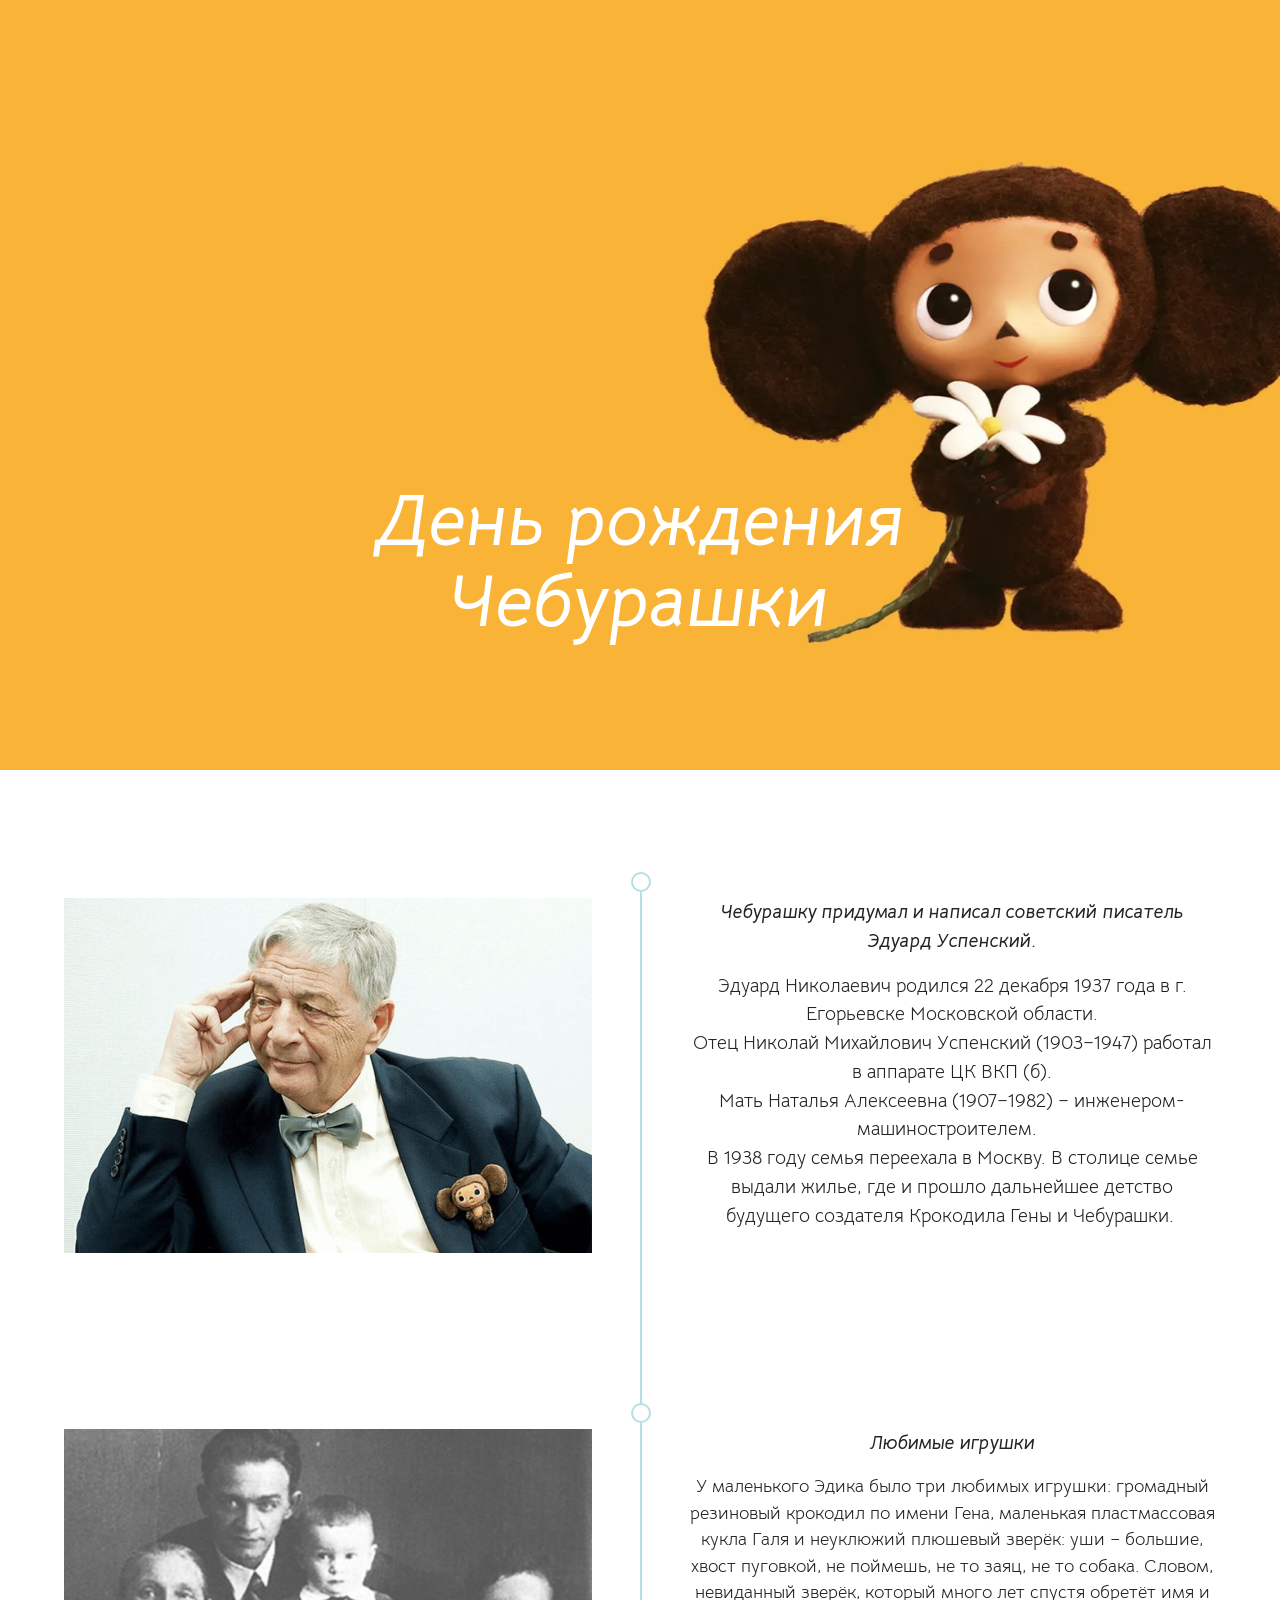
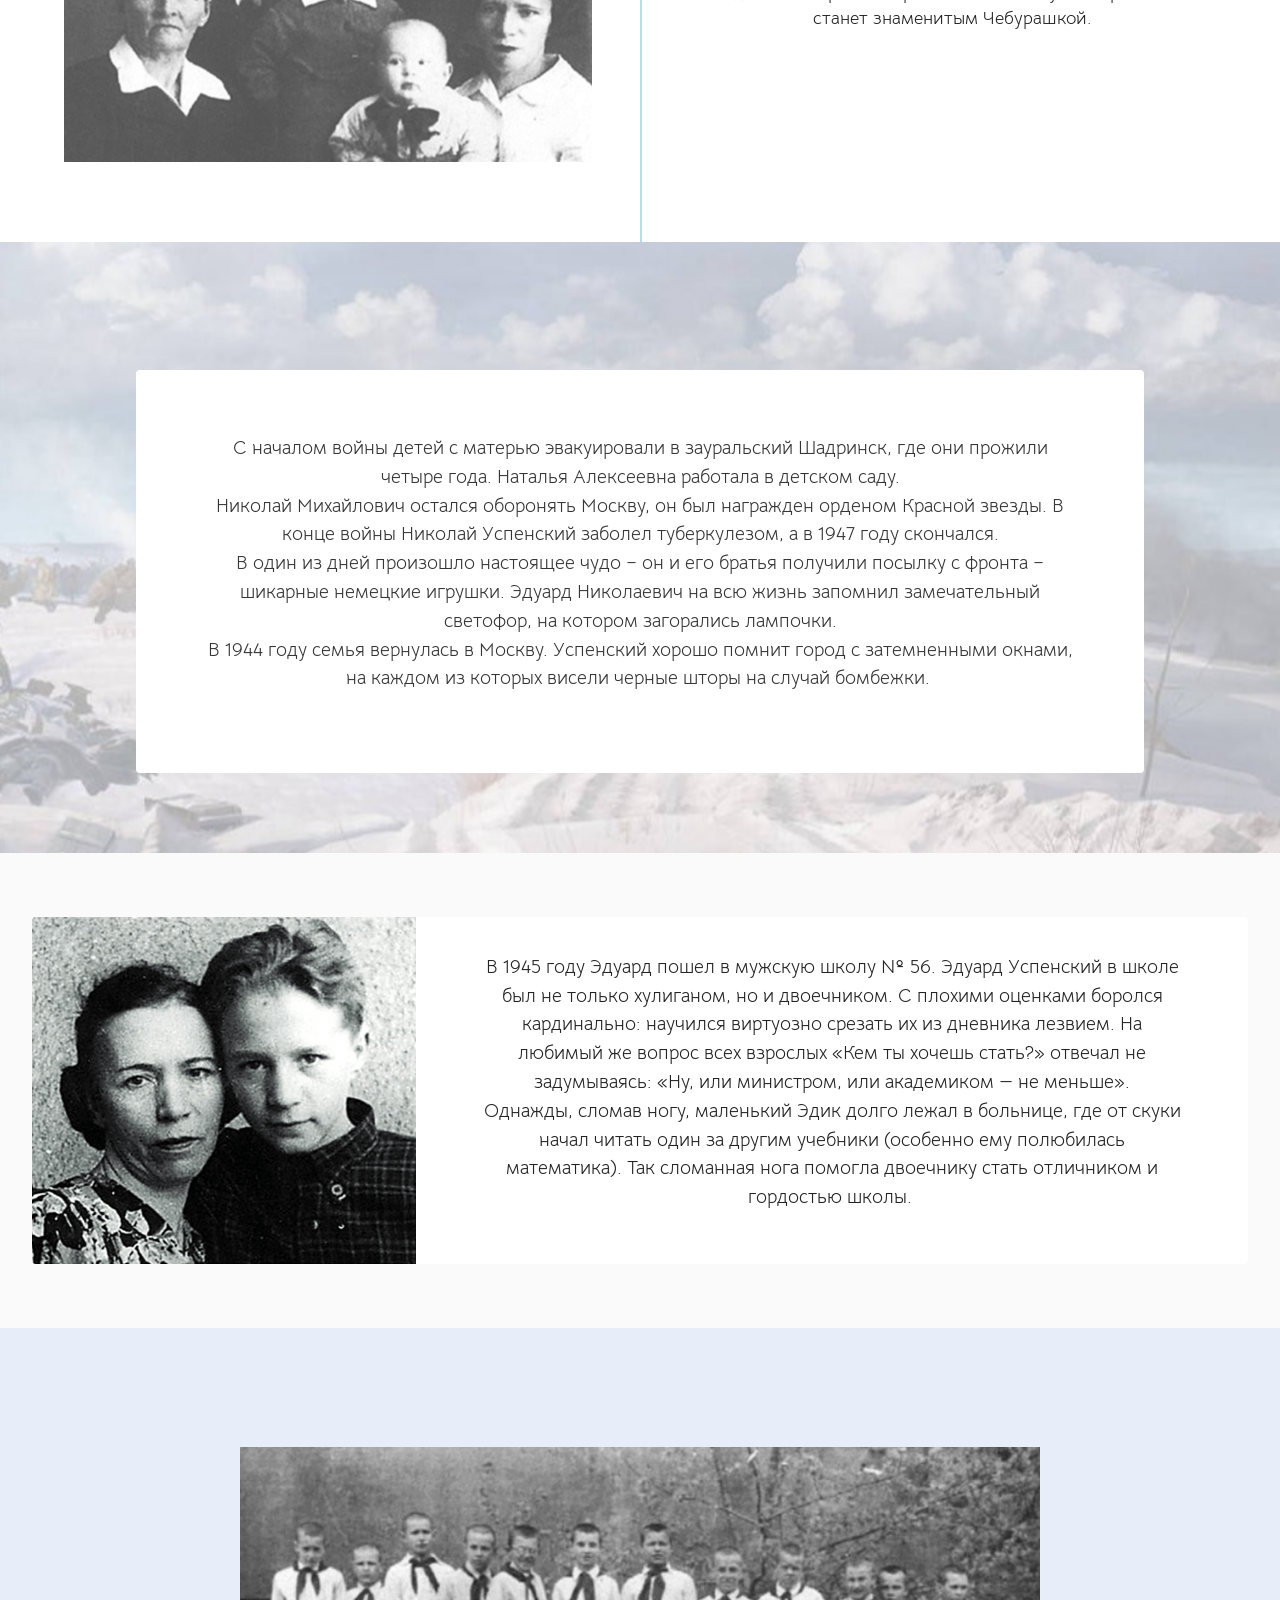
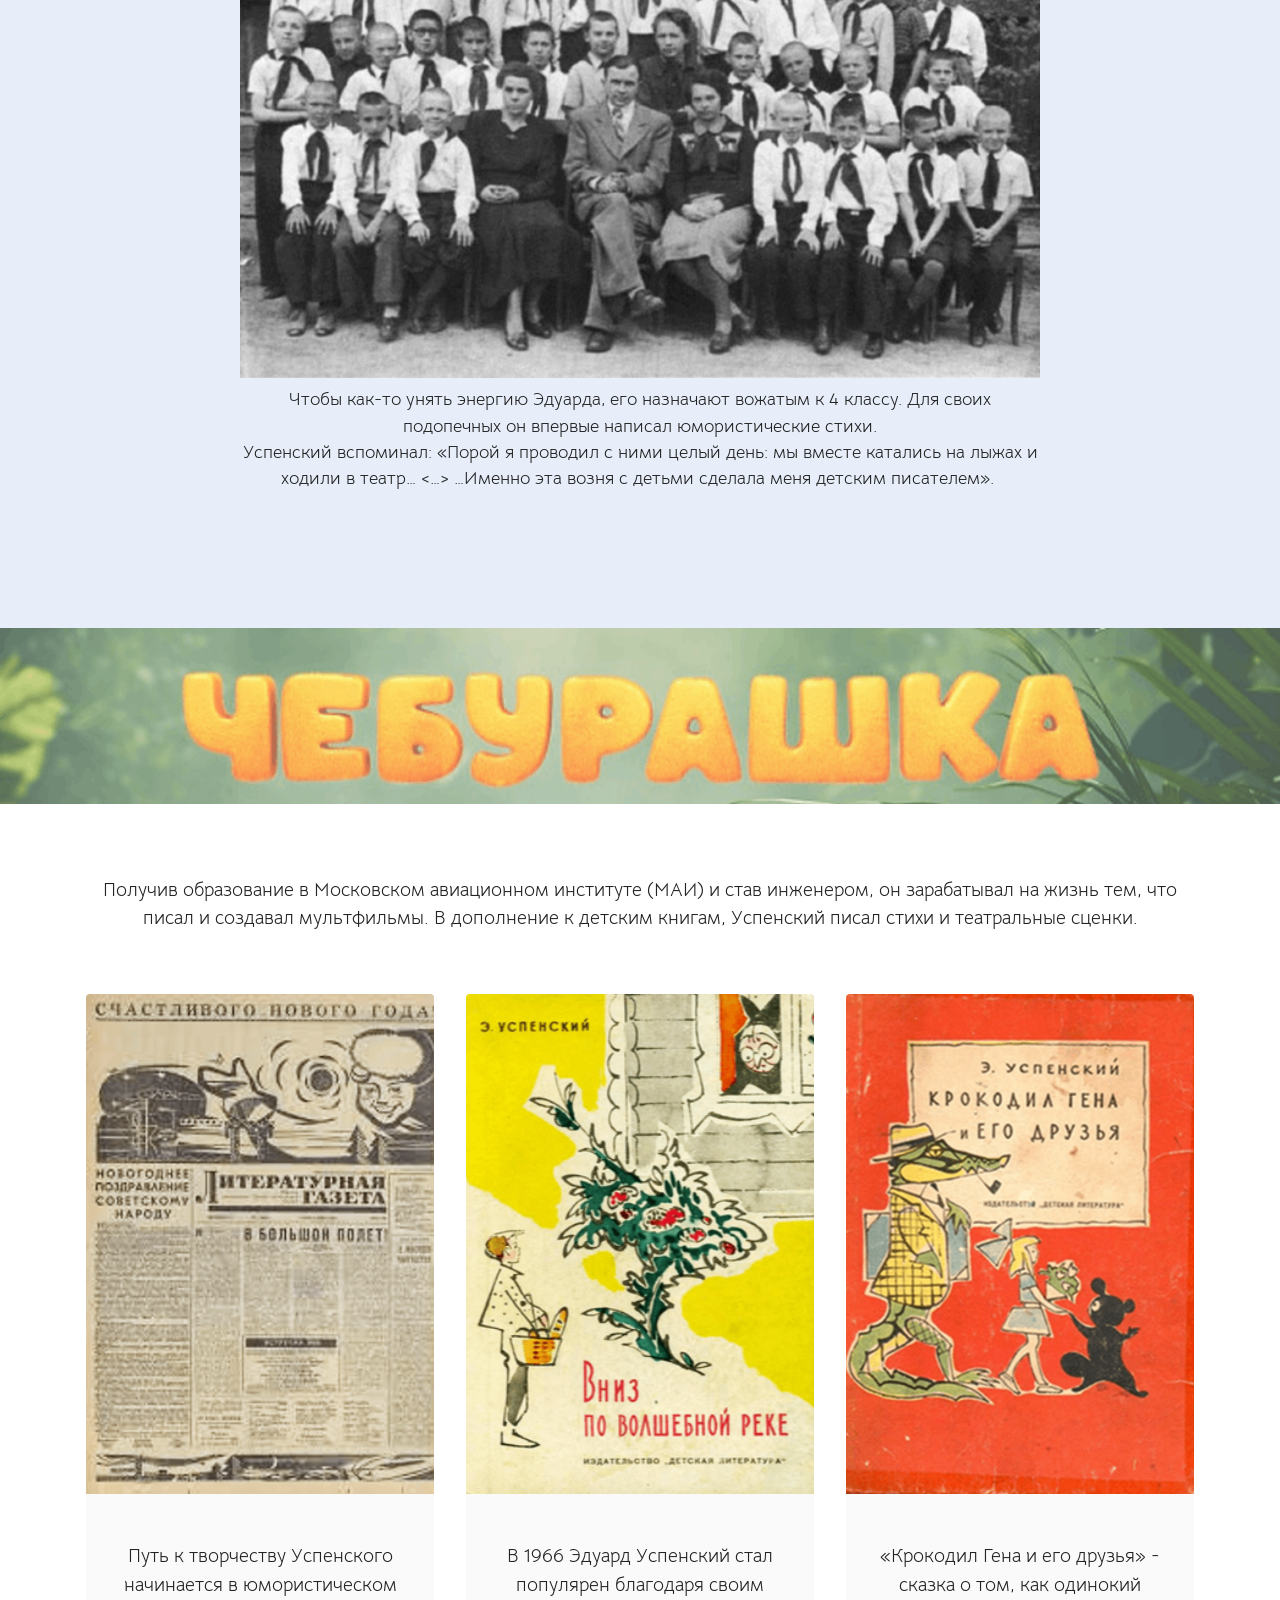
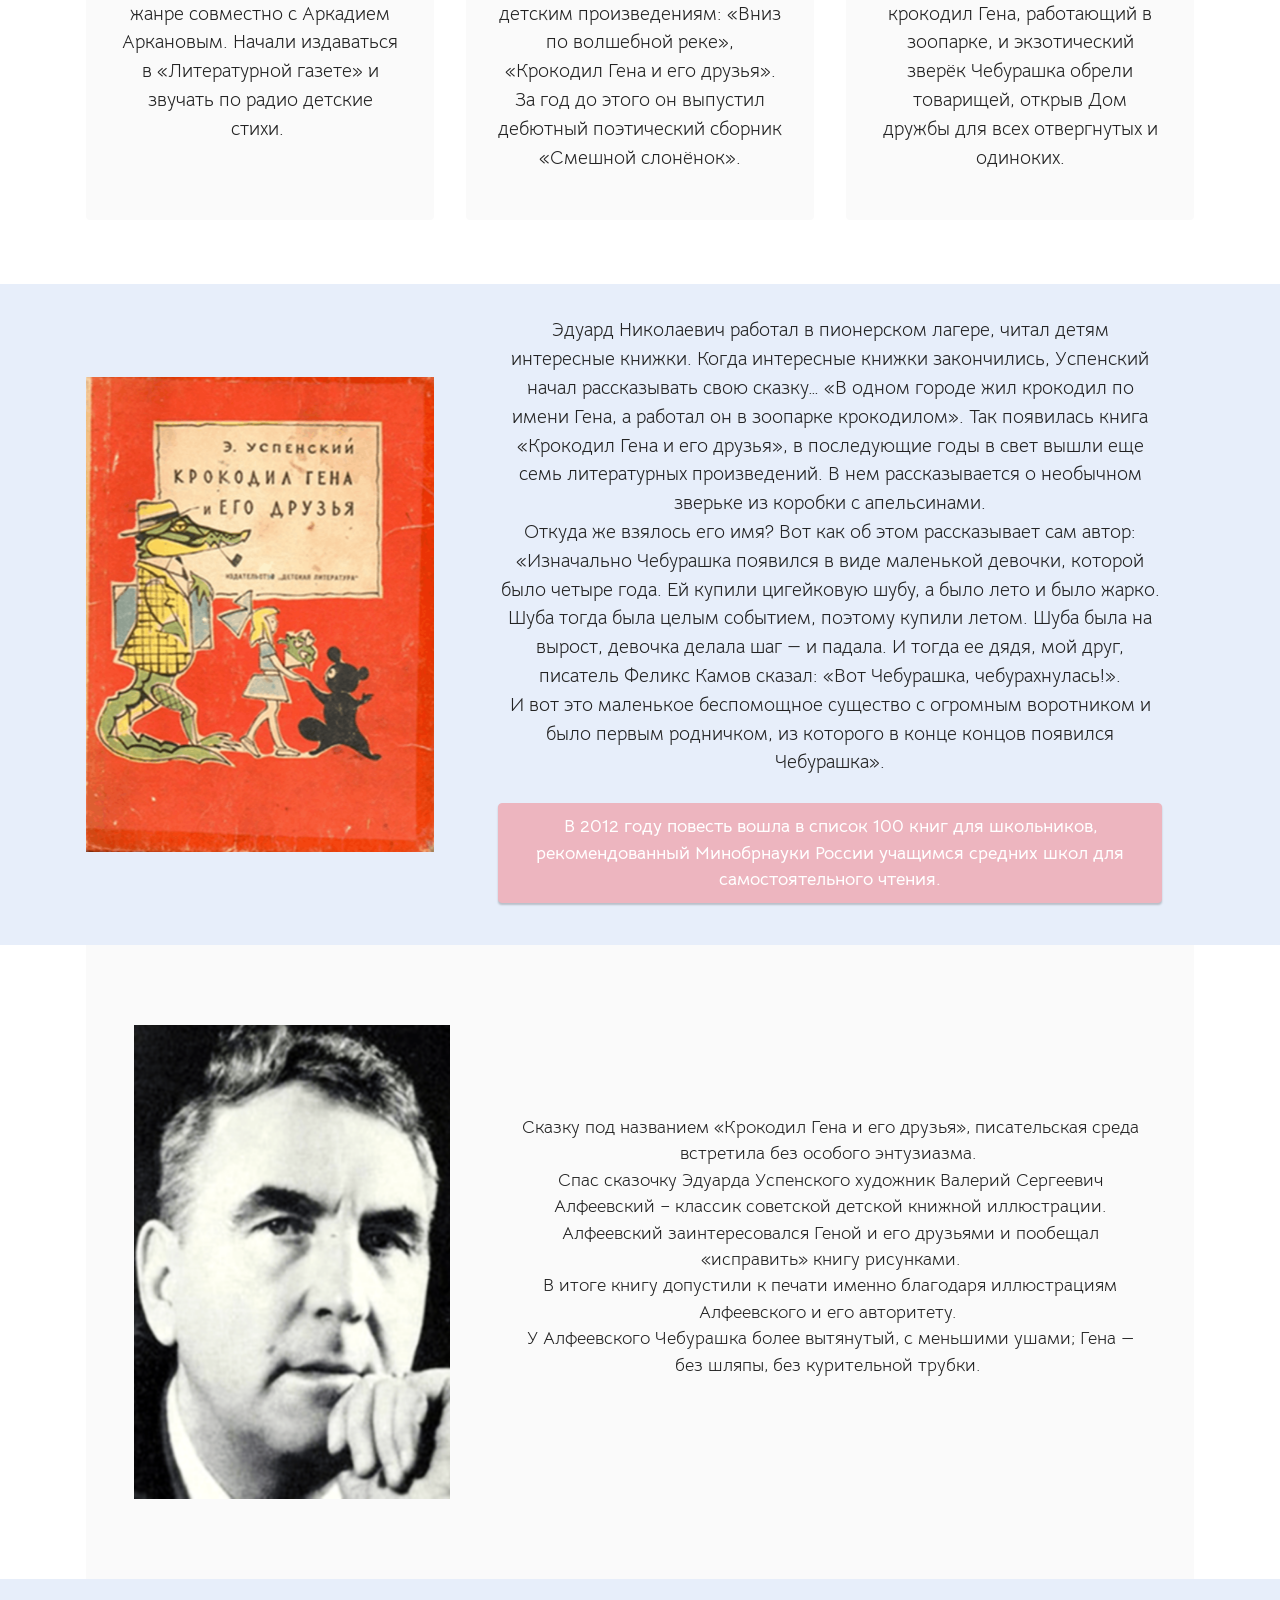
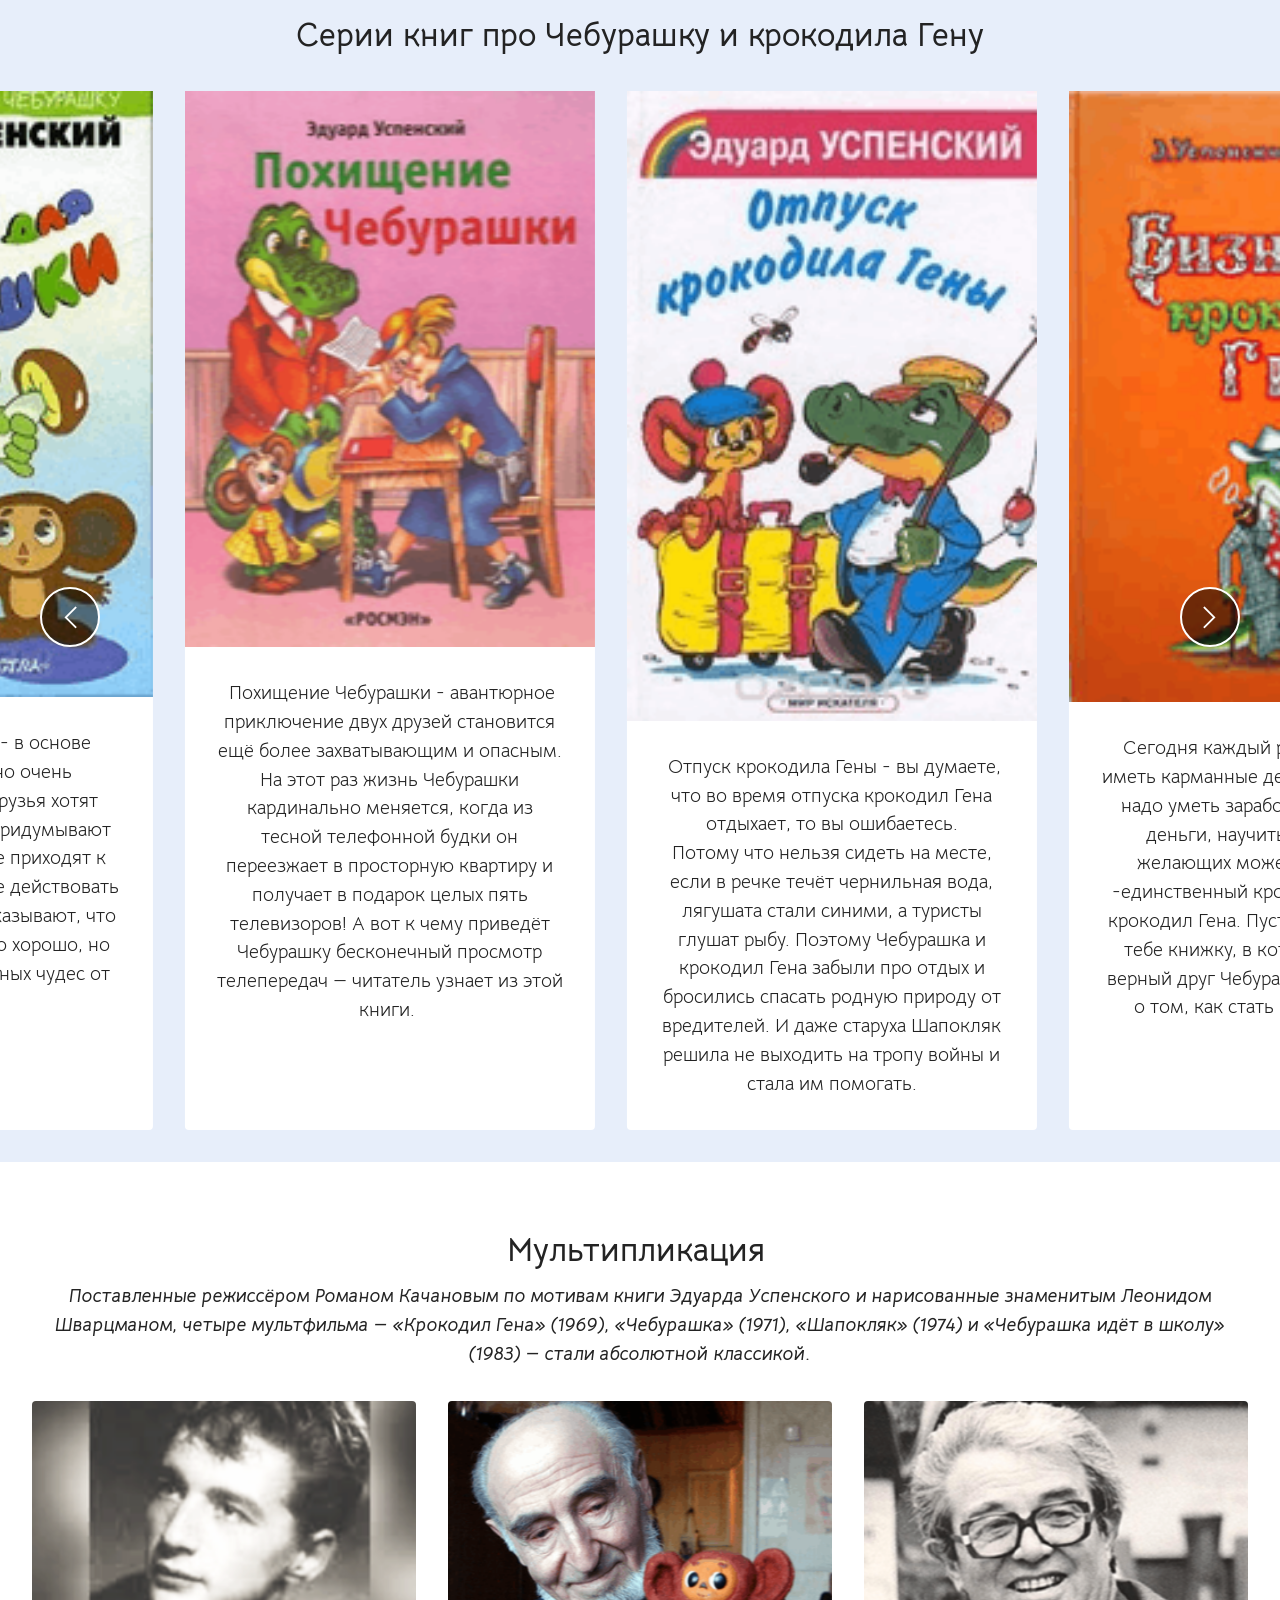
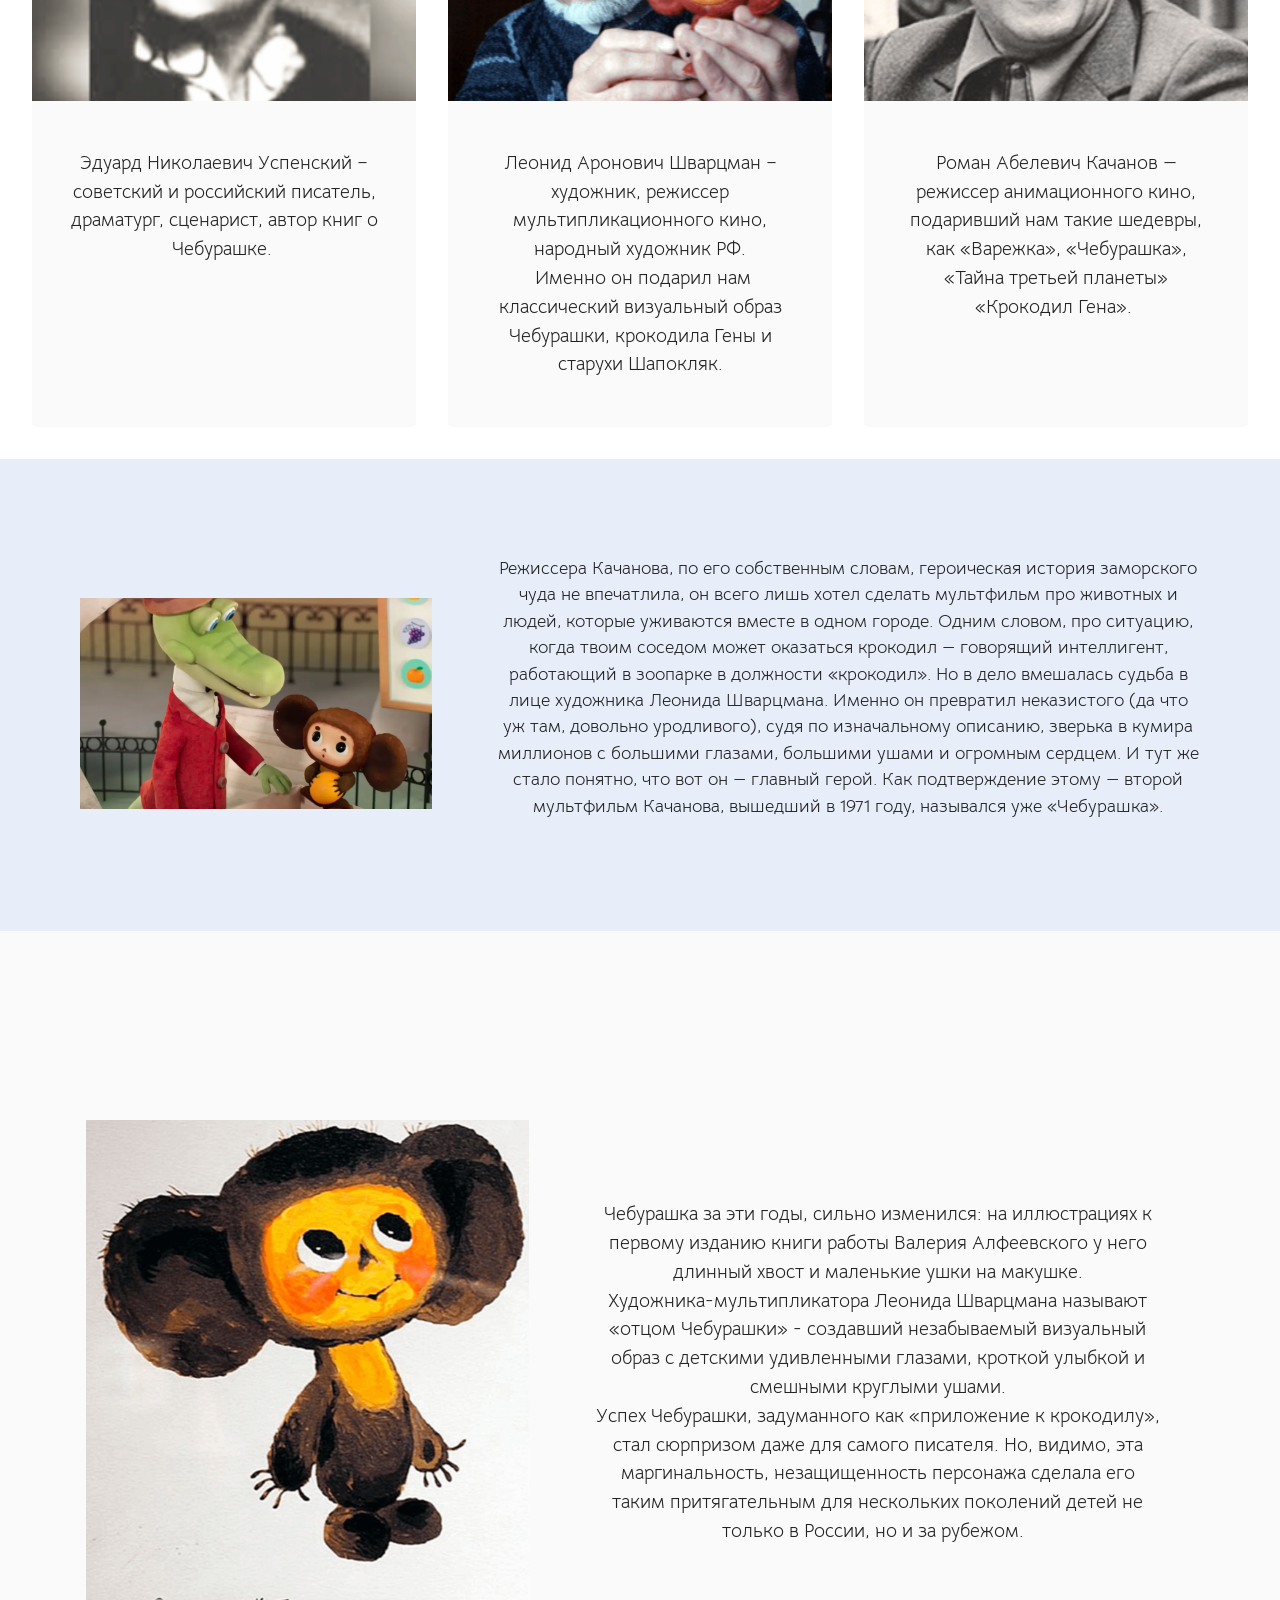
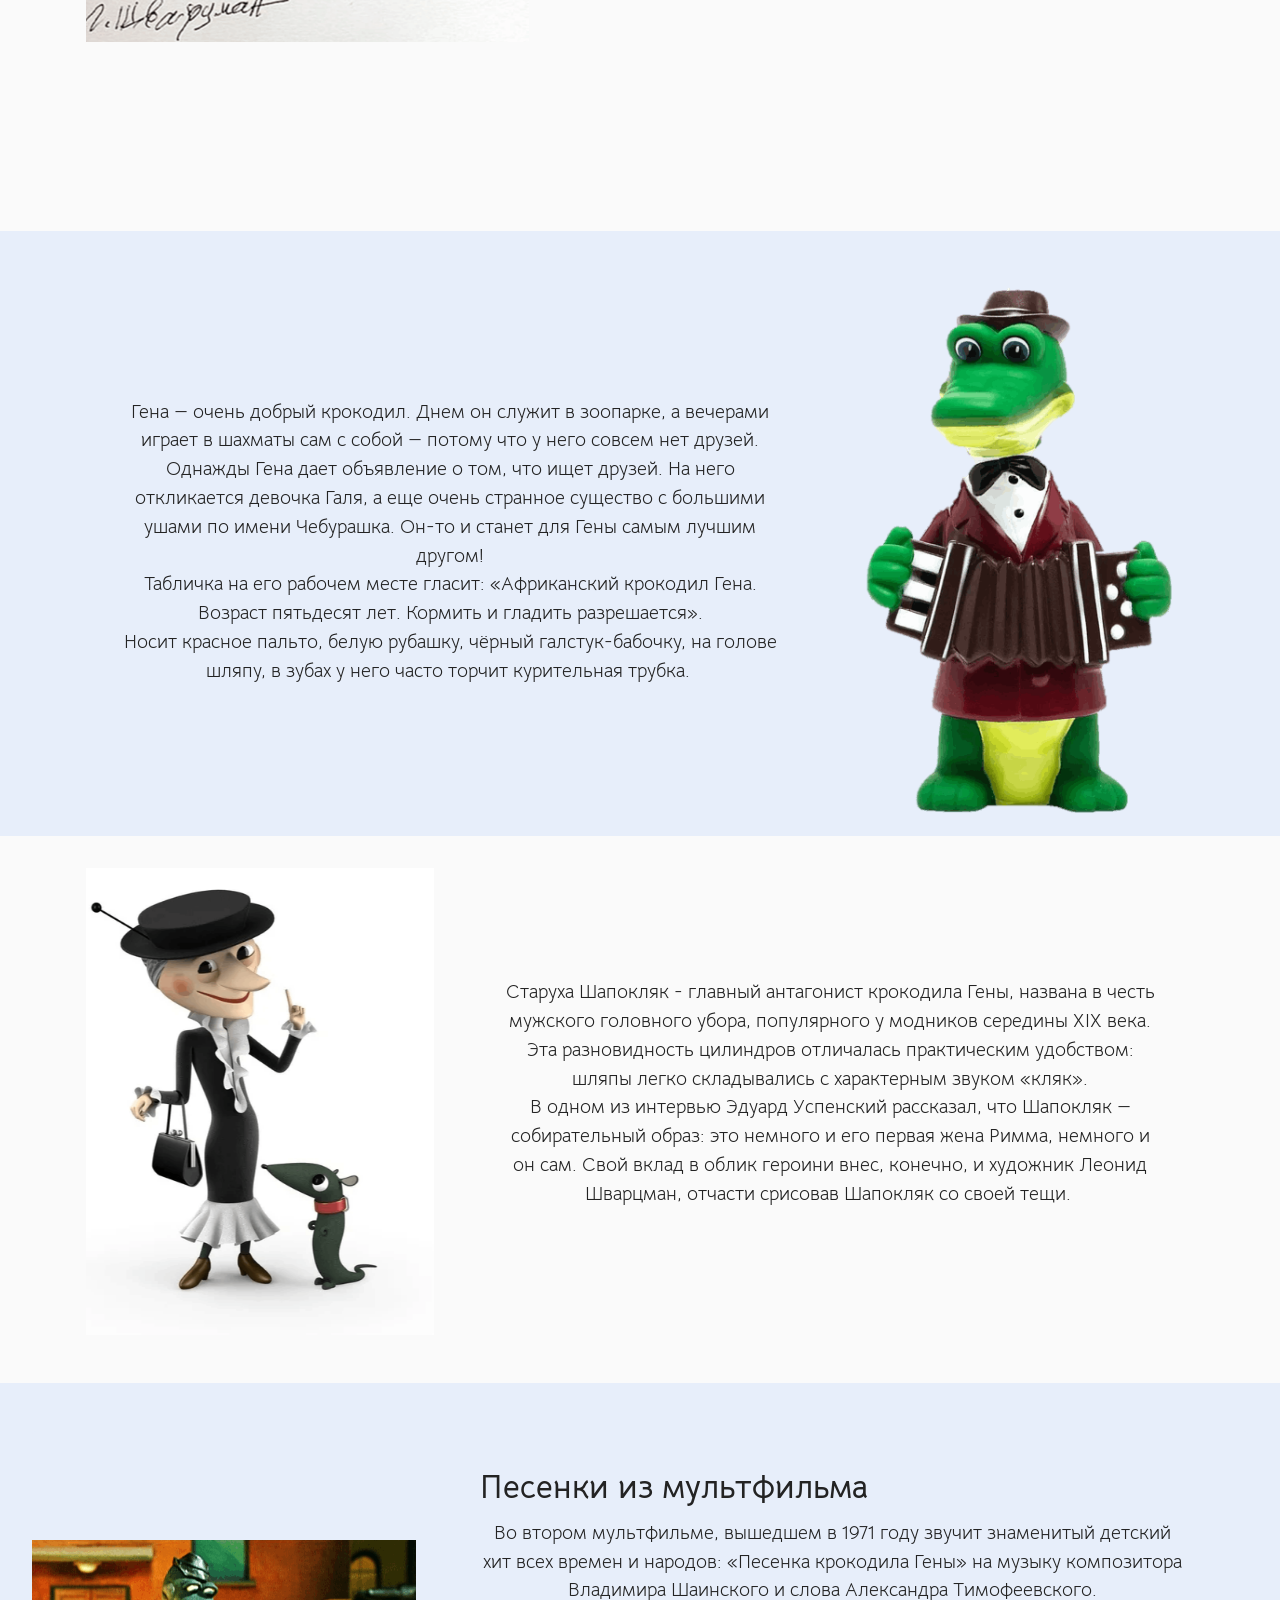
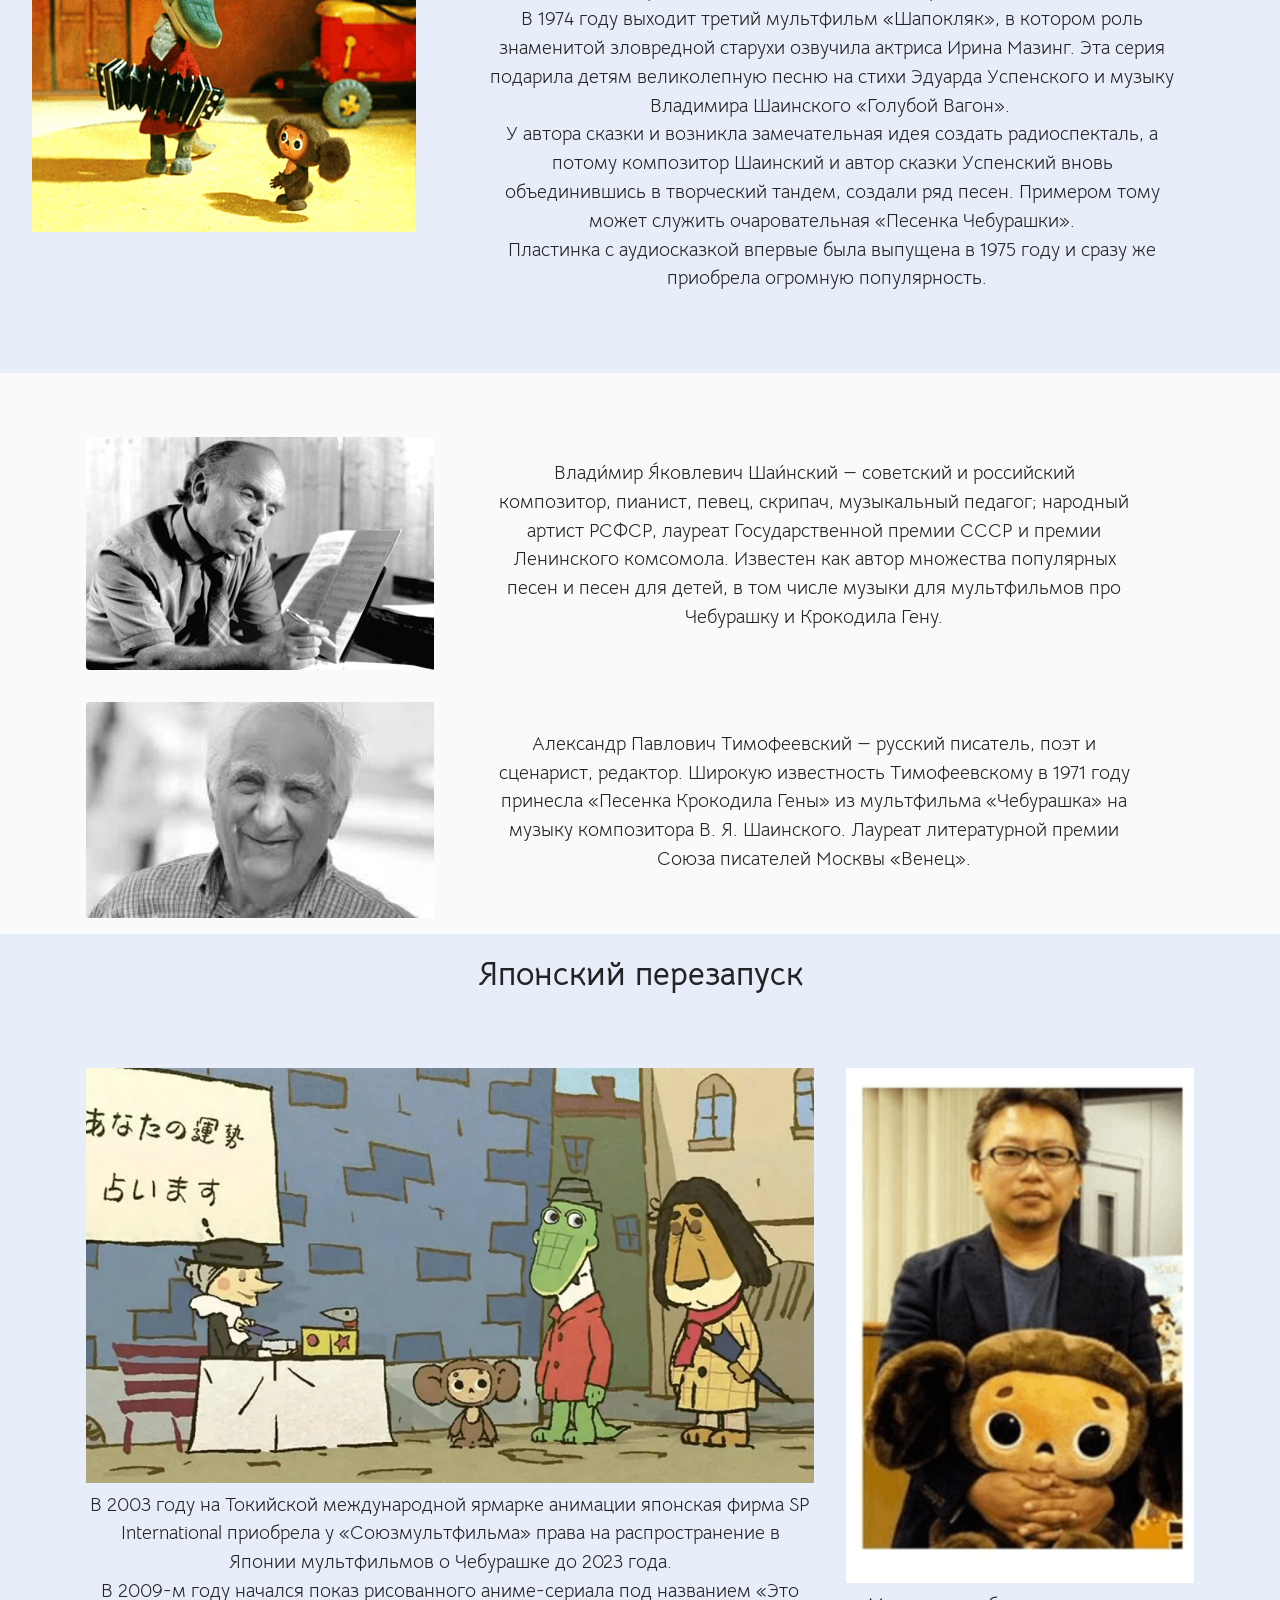
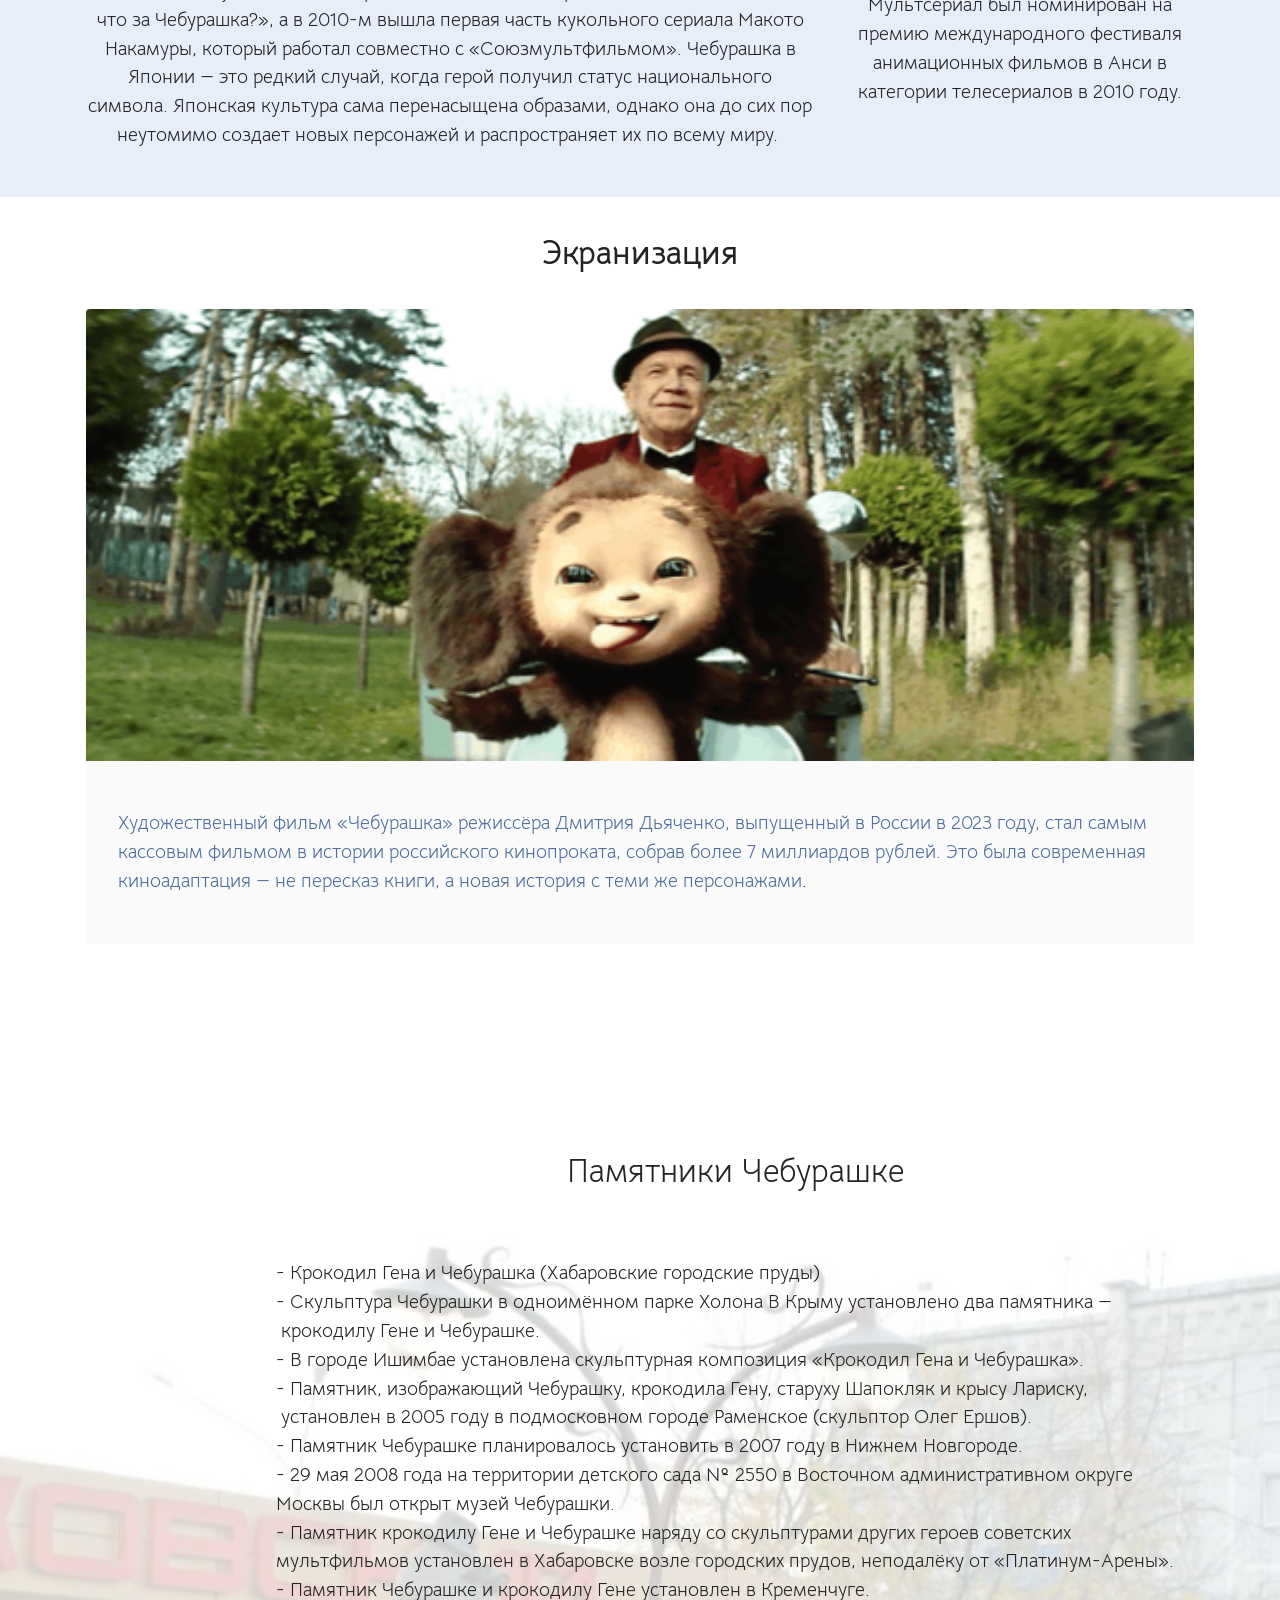
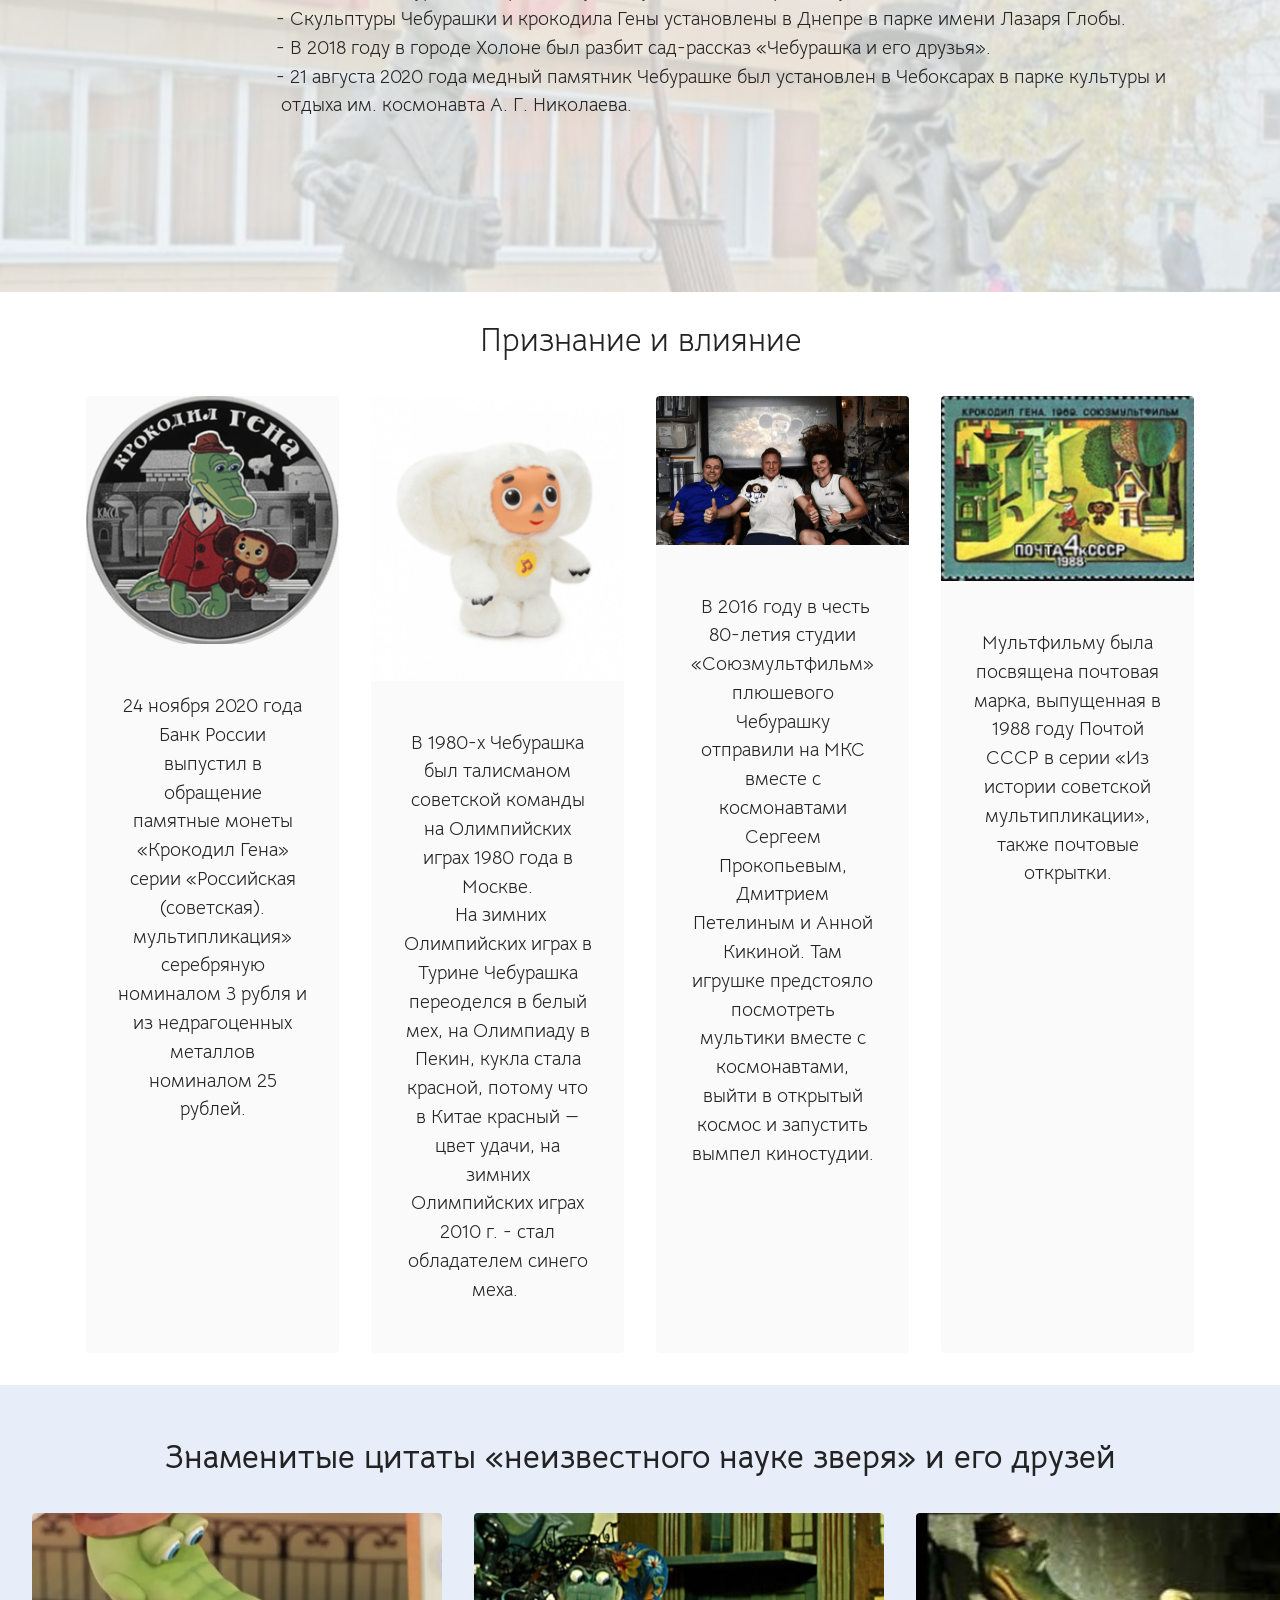
<file: index.html>
<!DOCTYPE html>
<html  >
<head>
  <!-- Site made with Mobirise Website Builder v5.8.0, https://mobirise.com -->
  <meta charset="UTF-8">
  <meta http-equiv="X-UA-Compatible" content="IE=edge">
  <meta name="generator" content="Mobirise v5.8.0, mobirise.com">
  <meta name="viewport" content="width=device-width, initial-scale=1, minimum-scale=1">
  <link rel="shortcut icon" href="assets/images/logo.png" type="image/x-icon">
  <meta name="description" content="">
  
  
  <title>День рождения Чебурашки</title>
  <link rel="stylesheet" href="assets/web/assets/mobirise-icons2/mobirise2.css">
  <link rel="stylesheet" href="assets/bootstrap/css/bootstrap.min.css">
  <link rel="stylesheet" href="assets/bootstrap/css/bootstrap-grid.min.css">
  <link rel="stylesheet" href="assets/bootstrap/css/bootstrap-reboot.min.css">
  <link rel="stylesheet" href="assets/parallax/jarallax.css">
  <link rel="stylesheet" href="assets/socicon/css/styles.css">
  <link rel="stylesheet" href="assets/theme/css/style.css">
  <link rel="preload" href="https://fonts.googleapis.com/css?family=Bellota+Text:300,300i,400,400i,700,700i&display=swap" as="style" onload="this.onload=null;this.rel='stylesheet'">
  <noscript><link rel="stylesheet" href="https://fonts.googleapis.com/css?family=Bellota+Text:300,300i,400,400i,700,700i&display=swap"></noscript>
  <link rel="preload" as="style" href="assets/mobirise/css/mbr-additional.css"><link rel="stylesheet" href="assets/mobirise/css/mbr-additional.css" type="text/css">

  
  
  
</head>
<body>
  
  <section data-bs-version="5.1" class="header9 cid-sFHoAfPmXB mbr-parallax-background" id="header9-1">

    

    

    <div class="text-center container">
        <div class="row justify-content-center">
            <div class="col-md-12 col-lg-9">
                <h1 class="mbr-section-title mbr-fonts-style mb-3 display-1"><strong><em>День рождения Чебурашки</em></strong></h1>
                
                
            </div>
        </div>
    </div>
</section>

<section data-bs-version="5.1" class="timeline3 cid-sFHr5fwP9J" id="timeline3-4">
    
    
    <div class="container-fluid">
        
        <div class="timelines-container mt-4">
            <div class="row timeline-element first-separline mb-5">
                <div class="timeline-date col-12">
                    <div class="timeline-date-wrapper">
                        
                    </div>
                </div>
                <span class="iconBackground"></span>
                <div class="col-12 col-md-6">
                    <div class="image-wrapper">
                        <img src="assets/images/22-948x632.png" alt="Mobirise Website Builder" title="">
                    </div>
                </div>
                <div class="col-12 col-md-6">
                    <div class="timeline-text-wrapper">
                        <h4 class="mbr-timeline-title mbr-fonts-style mb-0 display-7"><strong><em>Чебурашку придумал и написал советский писатель Эдуард Успенский.</em></strong></h4>
                        <p class="mbr-text mbr-fonts-style mt-3 mb-0 display-7">Эдуард Николаевич родился 22 декабря 1937 года в г. Егорьевске Московской области. 
<br>Отец Николай Михайлович Успенский (1903–1947) работал в аппарате ЦК ВКП (б).<br>Мать Наталья Алексеевна (1907–1982) – инженером-машиностроителем.&nbsp;&nbsp;<br>В 1938 году семья переехала в Москву. В столице семье выдали жилье, где и прошло дальнейшее детство будущего создателя Крокодила Гены и Чебурашки.&nbsp;<br></p>
                    </div>
                </div>
            </div>
            <div class="row timeline-element first-separline mb-5">
                <div class="timeline-date col-12">
                    <div class="timeline-date-wrapper">
                        
                    </div>
                </div>
                <span class="iconBackground"></span>
                <div class="col-12 col-md-6">
                    <div class="image-wrapper">
                        <img src="assets/images/5-701x491.png" alt="Mobirise Website Builder" title="">
                    </div>
                </div>
                <div class="col-12 col-md-6">
                    <div class="timeline-text-wrapper">
                        <h4 class="mbr-timeline-title mbr-fonts-style mb-0 display-7"><strong><em>Любимые игрушки</em></strong></h4>
                        <p class="mbr-text mbr-fonts-style mt-3 mb-0 display-4">У маленького Эдика было три любимых игрушки: громадный резиновый крокодил по имени Гена, маленькая пластмассовая кукла Галя и неуклюжий плюшевый зверёк: уши – большие, хвост пуговкой, не поймешь, не то заяц, не то собака. Словом, невиданный зверёк, который много лет спустя обретёт имя и станет знаменитым Чебурашкой.<br><br></p>
                    </div>
                </div>
            </div>
            
            
            
            
            
            
            
            
            
            
        </div>
    </div>
</section>

<section data-bs-version="5.1" class="content15 cid-sFHuaHz0Qy mbr-parallax-background" id="content15-b">

    

    
    <div class="container-fluid">
        <div class="row justify-content-center">
            <div class="card col-md-12 col-lg-10">
                <div class="card-wrapper">
                    <div class="card-box align-left">
                        
                        <p class="mbr-text mbr-fonts-style display-7">С началом войны детей с матерью эвакуировали в зауральский Шадринск, где они прожили четыре года. Наталья Алексеевна работала в детском саду.
<br>Николай Михайлович остался оборонять Москву, он был награжден орденом Красной звезды. В конце войны Николай Успенский заболел туберкулезом, а в 1947 году скончался. 
<br>В один из дней произошло настоящее чудо – он и его братья получили посылку с фронта – шикарные немецкие игрушки. Эдуард Николаевич на всю жизнь запомнил замечательный светофор, на котором загорались лампочки. 
<br>В 1944 году семья вернулась в Москву. Успенский хорошо помнит город с затемненными окнами, на каждом из которых висели черные шторы на случай бомбежки.&nbsp;<br></p>
                        
                    </div>
                </div>
            </div>
        </div>
    </div>
</section>

<section data-bs-version="5.1" class="features6 cid-vm7kZmPvmV" id="features7-2m">
    <!---->
    

    
    
    <div class="container-fluid">
        <div class="card-wrapper">
            <div class="row align-items-center">
                <div class="col-12 col-lg-4">
                    <div class="image-wrapper">
                        <img src="assets/images/35-603x510.png" alt="Mobirise Website Builder">
                    </div>
                </div>
                <div class="col-12 col-lg">
                    <div class="text-box">
                        
                        <p class="mbr-text mbr-fonts-style display-7">В 1945 году Эдуард пошел в мужскую школу № 56. Эдуард Успенский в школе был не только хулиганом, но и двоечником. С плохими оценками боролся кардинально: научился виртуозно срезать их из дневника лезвием. На любимый же вопрос всех взрослых «Кем ты хочешь стать?» отвечал не задумываясь: «Ну, или министром, или академиком — не меньше». 
<br>Однажды, сломав ногу, маленький Эдик долго лежал в больнице, где от скуки начал читать один за другим учебники (особенно ему полюбилась математика). Так сломанная нога помогла двоечнику стать отличником и гордостью школы.&nbsp;<br></p>
                        
                        
                    </div>
                </div>
            </div>
        </div>
    </div>
</section>

<section data-bs-version="5.1" class="image3 cid-vm7ndWn5dn mbr-fullscreen" id="image3-2p">
    

    
    

    <div class="container-fluid">
        <div class="row justify-content-center">
            <div class="col-12 col-lg-8">
                <div class="image-wrapper">
                    <img src="assets/images/34-665x445.png" alt="Mobirise Website Builder">
                    <p class="mbr-description mbr-fonts-style mt-2 align-center display-4">Чтобы как-то унять энергию Эдуарда, его назначают вожатым к 4 классу. Для своих подопечных он впервые написал юмористические стихи﻿. <br>Успенский вспоминал: «Порой я проводил с ними целый день: мы вместе катались на лыжах и ходили в театр… &lt;…&gt; …Именно эта возня с детьми сделала меня детским писателем».&nbsp;<br></p>
                </div>
            </div>
        </div>
    </div>
</section>

<section data-bs-version="5.1" class="info1 cid-vm71hPBgxA" id="info1-2j">
    

    
    
    <div class="align-center container">
        <div class="row justify-content-center">
            <div class="col-12 col-lg-8">
                
                
                
            </div>
        </div>
    </div>
</section>

<section data-bs-version="5.1" class="features3 cid-vm7uWgn4tx" id="features3-2q">
    
    
    <div class="container">
        <div class="mbr-section-head">
            
            <h5 class="mbr-section-subtitle mbr-fonts-style align-center mb-0 mt-2 display-7">Получив образование в Московском авиационном институте (МАИ) и став инженером, он зарабатывал на жизнь тем, что писал и создавал мультфильмы. В дополнение к детским книгам, Успенский писал стихи и театральные сценки.
<div><br></div></h5>
        </div>
        <div class="row mt-4">
            <div class="item features-image сol-12 col-md-6 col-lg-4">
                <div class="item-wrapper">
                    <div class="item-img">
                        <img src="assets/images/33-328x448.png" alt="Mobirise Website Builder">
                    </div>
                    <div class="item-content">
                        
                        
                        <p class="mbr-text mbr-fonts-style mt-3 display-7">Путь к творчеству Успенского начинается в юмористическом жанре совместно с Аркадием Аркановым. Начали издаваться в «Литературной газете» и звучать по радио детские стихи.&nbsp;</p>
                    </div>
                    
                </div>
            </div>
            <div class="item features-image сol-12 col-md-6 col-lg-4">
                <div class="item-wrapper">
                    <div class="item-img">
                        <img src="assets/images/32-325x414.png" alt="Mobirise Website Builder">
                    </div>
                    <div class="item-content">
                        
                        
                        <p class="mbr-text mbr-fonts-style mt-3 display-7">В 1966 Эдуард Успенский стал популярен благодаря своим детским произведениям: «Вниз по волшебной реке», «Крокодил Гена и его друзья». За год до этого он выпустил дебютный поэтический сборник «Смешной слонёнок».</p>
                    </div>
                    
                </div>
            </div>
            <div class="item features-image сol-12 col-md-6 col-lg-4">
                <div class="item-wrapper">
                    <div class="item-img">
                        <img src="assets/images/31-463x634.png" alt="Mobirise Website Builder">
                    </div>
                    <div class="item-content">
                        
                        
                        <p class="mbr-text mbr-fonts-style mt-3 display-7">«Крокодил Гена и его друзья» - сказка о том, как одинокий крокодил Гена, работающий в зоопарке, и экзотический зверёк Чебурашка обрели товарищей, открыв Дом дружбы для всех отвергнутых и одиноких.</p>
                    </div>
                    
                </div>
            </div>
        </div>
    </div>
</section>

<section data-bs-version="5.1" class="header14 cid-vm7yLmBesG" id="header14-2r">

    

    
    

    <div class="container">
        <div class="row justify-content-center align-items-center">
            <div class="col-12 col-md-4 image-wrapper">
                <img src="assets/images/31-463x634.png" alt="Mobirise Website Builder">
            </div>
            <div class="col-12 col-md">
                <div class="text-wrapper">
                    
                    <p class="mbr-text mbr-fonts-style display-7">Эдуард Николаевич работал в пионерском лагере, читал детям интересные книжки. Когда интересные книжки закончились, Успенский начал рассказывать свою сказку… «В одном городе жил крокодил по имени Гена, а работал он в зоопарке крокодилом». Так появилась книга «Крокодил Гена и его друзья», в последующие годы в свет вышли еще семь литературных произведений. В нем рассказывается о необычном зверьке из коробки с апельсинами.<br>Откуда же взялось его имя? Вот как об этом рассказывает сам автор: «Изначально Чебурашка появился в виде маленькой девочки, которой было четыре года. Ей купили цигейковую шубу, а было лето и было жарко. Шуба тогда была целым событием, поэтому купили летом. Шуба была на вырост, девочка делала шаг — и падала. И тогда ее дядя, мой друг, писатель Феликс Камов сказал: «Вот Чебурашка, чебурахнулась!». <br>И вот это маленькое беспомощное существо с огромным воротником и было первым родничком, из которого в конце концов появился Чебурашка».<br></p>
                    <div class="mbr-section-btn mt-3"><a class="btn btn-secondary display-4" href="https://mobiri.se">В 2012 году повесть вошла в список 100 книг для школьников, рекомендованный Минобрнауки России учащимся средних школ для самостоятельного чтения.</a></div>
                </div>
            </div>
        </div>
    </div>
</section>

<section data-bs-version="5.1" class="features16 cid-vm7EgtUyCT" id="features17-2s">
    

    
    
    <div class="container">
        <div class="content-wrapper">
            <div class="row align-items-center">
                <div class="col-12 col-lg-4">
                    <div class="image-wrapper">
                        <img src="assets/images/30-337x442.png" alt="Mobirise Website Builder">
                    </div>
                </div>
                <div class="col-12 col-lg">
                    <div class="text-wrapper">
                        
                        <p class="mbr-text mbr-fonts-style mb-4 display-4">Сказку под названием «Крокодил Гена и его друзья», писательская среда встретила без особого энтузиазма.&nbsp;<br>Спас сказочку Эдуарда Успенского художник Валерий Сергеевич Алфеевский – классик советской детской книжной иллюстрации.
<br>Алфеевский заинтересовался Геной и его друзьями и пообещал «исправить» книгу рисунками. <br>В итоге книгу допустили к печати именно благодаря иллюстрациям Алфеевского и его авторитету.&nbsp;<br>У Алфеевского Чебурашка более вытянутый, с меньшими ушами; Гена — без шляпы, без курительной трубки.&nbsp;<br></p>
                        
                    </div>
                </div>
            </div>
        </div>
    </div>
</section>

<section data-bs-version="5.1" class="slider3 mbr-embla cid-vmcqKkFzS4" id="slider3-31">
    

    
    
    <div class="position-relative text-center">
        <div class="col-12">
            <h3 class="mbr-section-title mbr-fonts-style align-center mb-4 display-5"><strong>Серии книг про Чебурашку и крокодила Гену</strong></h3>
            
        </div>
        <div class="embla" data-skip-snaps="true" data-align="center" data-contain-scroll="trimSnaps" data-auto-play="true" data-auto-play-interval="1">
            <div class="embla__viewport container-fluid">
                <div class="embla__container">
                    <div class="embla__slide slider-image item" style="margin-left: 1rem; margin-right: 1rem;">
                        <div class="card-wrap">
                            <div class="item-wrapper position-relative">
                                <div class="image-wrap">
                                    <img src="assets/images/7-179x238.png" alt="Mobirise Website Builder" data-slide-to="0" data-bs-slide-to="0">
                                </div>
                            </div>
                            <div class="content-wrap">
                                
                                
                                <p class="card-text mbr-fonts-style align-center display-7">«Крокодил Гена — лейтенант милиции» — это детская повесть Эдуарда Успенского 1998 года. По сюжету добродушный крокодил попадает в армию, служит в ВДВ, а после увольнения в запас устраивается на работу в милицию и ловит преступников на шоколадной фабрике.&nbsp;<br>Книга сочетает детективный сюжет с юмором и фирменной атмосферой классических произведений Успенского.</p>
                                
                                
                            </div>
                        </div>
                    </div>
                    <div class="embla__slide slider-image item" style="margin-left: 1rem; margin-right: 1rem;">
                        <div class="card-wrap">
                            <div class="item-wrapper position-relative">
                                <div class="image-wrap">
                                    <img src="assets/images/8-169x240.png" alt="Mobirise Website Builder" data-slide-to="1" data-bs-slide-to="1">
                                </div>
                            </div>
                            <div class="content-wrap">
                                
                                
                                <p class="card-text mbr-fonts-style align-center display-7">«Чебурашка уходит в народ» — это уморительная история о том, как друзья, находясь в отпуске в Москве, случайно угоняют мотоцикл и отправляются спасаться от милиции в гущу деревенской жизни.&nbsp;<br>Книга учит детей отвечать за свои поступки и не бояться признаваться в ошибках.<br></p>
                                
                                
                            </div>
                        </div>
                    </div>
                    <div class="embla__slide slider-image item" style="margin-left: 1rem; margin-right: 1rem;">
                        <div class="card-wrap">
                            <div class="item-wrapper position-relative">
                                <div class="image-wrap">
                                    <img src="assets/images/9-160x240.png" alt="Mobirise Website Builder" data-slide-to="2" data-bs-slide-to="2">
                                </div>
                            </div>
                            <div class="content-wrap">
                                
                                
                                <p class="card-text mbr-fonts-style align-center display-7">Грибы для Чебурашки - в&nbsp;основе сюжета — простая, но очень жизненная ситуация: друзья хотят облегчить себе задачу, придумывают хитрый способ, а в итоге приходят к выводу, что иногда лучше действовать по-старинке. Авторы показывают, что изобретательность — это хорошо, но не стоит ждать мгновенных чудес от новых идей.<br></p>
                                
                                
                            </div>
                        </div>
                    </div>
                    <div class="embla__slide slider-image item" style="margin-left: 1rem; margin-right: 1rem;">
                        <div class="card-wrap">
                            <div class="item-wrapper position-relative">
                                <div class="image-wrap">
                                    <img src="assets/images/10-181x240.png" alt="Mobirise Website Builder" data-slide-to="3" data-bs-slide-to="3">
                                </div>
                            </div>
                            <div class="content-wrap">
                                
                                
                                <p class="card-text mbr-fonts-style align-center display-7">&nbsp;Похищение Чебурашки - авантюрное приключение двух друзей становится ещё более захватывающим и опасным. На этот раз жизнь Чебурашки кардинально меняется, когда из тесной телефонной будки он переезжает в просторную квартиру и получает в подарок целых пять телевизоров! А вот к чему приведёт Чебурашку бесконечный просмотр телепередач — читатель узнает из этой книги.&nbsp;</p>
                                
                                
                            </div>
                        </div>
                    </div><div class="embla__slide slider-image item" style="margin-left: 1rem; margin-right: 1rem;">
                        <div class="card-wrap">
                            <div class="item-wrapper position-relative">
                                <div class="image-wrap">
                                    <img src="assets/images/11-155x238.png" alt="Mobirise Website Builder" data-slide-to="4" data-bs-slide-to="4">
                                </div>
                            </div>
                            <div class="content-wrap">
                                
                                
                                <p class="card-text mbr-fonts-style align-center display-7">&nbsp;Отпуск крокодила Гены - вы думаете, что во время отпуска крокодил Гена отдыхает, то вы ошибаетесь. <br>Потому что нельзя сидеть на месте, если в речке течёт чернильная вода, лягушата стали синими, а туристы глушат рыбу. Поэтому Чебурашка и крокодил Гена забыли про отдых и бросились спасать родную природу от вредителей. И даже старуха Шапокляк решила не выходить на тропу войны и стала им помогать.</p>
                                
                                
                            </div>
                        </div>
                    </div><div class="embla__slide slider-image item" style="margin-left: 1rem; margin-right: 1rem;">
                        <div class="card-wrap">
                            <div class="item-wrapper position-relative">
                                <div class="image-wrap">
                                    <img src="assets/images/12-155x231.png" alt="Mobirise Website Builder" data-slide-to="5" data-bs-slide-to="5">
                                </div>
                            </div>
                            <div class="content-wrap">
                                
                                
                                <p class="card-text mbr-fonts-style align-center display-7">Сегодня каждый ребёнок мечтает иметь карманные деньги. Для этого их надо уметь заработать. Заработать деньги, научить бизнесу всех желающих может только один -единственный крокодил на свете — крокодил Гена. Пусть родители купят тебе книжку, в которой Гена и его верный друг Чебурашка рассказывают о том, как стать бизнесменом. .</p>
                                
                                
                            </div>
                        </div>
                    </div><div class="embla__slide slider-image item" style="margin-left: 1rem; margin-right: 1rem;">
                        <div class="card-wrap">
                            <div class="item-wrapper position-relative">
                                <div class="image-wrap">
                                    <img src="assets/images/6-155x210.png" alt="Mobirise Website Builder" data-slide-to="6" data-bs-slide-to="6">
                                </div>
                            </div>
                            <div class="content-wrap">
                                
                                
                                <p class="card-text mbr-fonts-style align-center display-7">Крокодил Гена и его друзья - сказка о том, как очень одинокий крокодил по имени Гена нашёл настоящих друзей. Среди них Чебурашка — непонятный зверёк из Африки, который приплыл на корабле в ящике с апельсинами, девочка Галя, собачка Тобик, лев Чандр и многие другие. <br>И всё бы хорошо, но вредная старуха Шапокляк со своей дрессированной крысой Лариской подстраивает им разные пакости.</p>
                                
                                
                            </div>
                        </div>
                    </div>
                </div>
            </div>
            <button class="embla__button embla__button--prev">
                <span class="mobi-mbri mobi-mbri-arrow-prev mbr-iconfont" aria-hidden="true"></span>
                <span class="sr-only visually-hidden visually-hidden">Previous</span>
            </button>
            <button class="embla__button embla__button--next">
                <span class="mobi-mbri mobi-mbri-arrow-next mbr-iconfont" aria-hidden="true"></span>
                <span class="sr-only visually-hidden visually-hidden">Next</span>
            </button>
        </div>
    </div>
</section>

<section data-bs-version="5.1" class="content3 cid-vmzLQNmGnC" id="content3-33">
    
    
    <div class="container-fluid">
        <div class="mbr-section-head">
            <h4 class="mbr-section-title mbr-fonts-style align-center mb-0 display-5"><strong>Мультипликация&nbsp;</strong></h4>
            <h5 class="mbr-section-subtitle mbr-fonts-style align-center mb-0 mt-2 display-7"><strong><em>Поставленные режиссёром Романом Качановым по мотивам книги Эдуарда Успенского и нарисованные знаменитым Леонидом Шварцманом, четыре мультфильма — «Крокодил Гена» (1969), «Чебурашка» (1971), «Шапокляк» (1974) и «Чебурашка идёт в школу» (1983) — стали абсолютной классикой.</em></strong></h5>
        </div>
        <div class="row mt-4">
            <div class="item features-image сol-12 col-md-6 col-lg-4">
                <div class="item-wrapper">
                    <div class="item-img">
                        <img src="assets/images/13-277x277.png" alt="Mobirise Website Builder" title="">
                    </div>
                    <div class="item-content">
                        
                        
                        <p class="mbr-text mbr-fonts-style mt-3 display-7">Эдуард Николаевич Успенский – советский и российский писатель, драматург, сценарист, автор книг о Чебурашке.&nbsp;<br></p>
                    </div>
                    
                </div>
            </div>
            <div class="item features-image сol-12 col-md-6 col-lg-4">
                <div class="item-wrapper">
                    <div class="item-img">
                        <img src="assets/images/14-371x278.png" alt="Mobirise Website Builder" title="">
                    </div>
                    <div class="item-content">
                        
                        
                        <p class="mbr-text mbr-fonts-style mt-3 display-7">Леонид Аронович Шварцман – художник, режиссер мультипликационного кино, народный художник РФ.<br>&nbsp;Именно он подарил нам классический визуальный образ Чебурашки, крокодила Гены и старухи Шапокляк.<br>
                        </p>
                    </div>
                    
                </div>
            </div>
            <div class="item features-image сol-12 col-md-6 col-lg-4">
                <div class="item-wrapper">
                    <div class="item-img">
                        <img src="assets/images/15-371x278.png" alt="Mobirise Website Builder" title="">
                    </div>
                    <div class="item-content">
                        
                        
                        <p class="mbr-text mbr-fonts-style mt-3 display-7">Роман Абелевич Качанов — режиссер анимационного кино, подаривший нам такие шедевры, как «Варежка», «Чебурашка», «Тайна третьей планеты» «Крокодил Гена».&nbsp;<br></p>
                    </div>
                    
                </div>
            </div>

        </div>
    </div>
</section>

<section data-bs-version="5.1" class="features16 cid-vmFfoldN0m" id="features17-36">
    

    
    
    <div class="container-fluid">
        <div class="content-wrapper">
            <div class="row align-items-center">
                <div class="col-12 col-lg-4">
                    <div class="image-wrapper">
                        <img src="assets/images/fmt-114-24-21901.webp" alt="Mobirise Website Builder">
                    </div>
                </div>
                <div class="col-12 col-lg">
                    <div class="text-wrapper">
                        
                        <p class="mbr-text mbr-fonts-style mb-4 display-4">Режиссера Качанова, по его собственным словам, героическая история заморского чуда не впечатлила, он всего лишь хотел сделать мультфильм про животных и людей, которые уживаются вместе в одном городе. Одним словом, про ситуацию, когда твоим соседом может оказаться крокодил — говорящий интеллигент, работающий в зоопарке в должности «крокодил». Но в дело вмешалась судьба в лице художника Леонида Шварцмана. Именно он превратил неказистого (да что уж там, довольно уродливого), судя по изначальному описанию, зверька в кумира миллионов с большими глазами, большими ушами и огромным сердцем. И тут же стало понятно, что вот он — главный герой. Как подтверждение этому — второй мультфильм Качанова, вышедший в 1971 году, назывался уже «Чебурашка».</p>
                        
                    </div>
                </div>
            </div>
        </div>
    </div>
</section>

<section data-bs-version="5.1" class="header14 cid-vmcn2AjBeZ mbr-fullscreen" id="header14-2y">

    

    
    

    <div class="container">
        <div class="row justify-content-center align-items-center">
            <div class="col-12 col-md-5 image-wrapper">
                <img src="assets/images/3-611x720.png" alt="Mobirise Website Builder">
            </div>
            <div class="col-12 col-md">
                <div class="text-wrapper">
                    
                    <p class="mbr-text mbr-fonts-style display-7">Чебурашка за эти годы, сильно изменился: на иллюстрациях к первому изданию книги работы Валерия Алфеевского у него длинный хвост и маленькие ушки на макушке. 
<br>Художника-мультипликатора Леонида Шварцмана называют «отцом Чебурашки» - создавший незабываемый визуальный образ с детскими удивленными глазами, кроткой улыбкой и смешными круглыми ушами.
<br>Успех Чебурашки, задуманного как «приложение к крокодилу», стал сюрпризом даже для самого писателя. Но, видимо, эта маргинальность, незащищенность персонажа сделала его таким притягательным для нескольких поколений детей не только в России, но и за рубежом.&nbsp;&nbsp;<br></p>
                    
                </div>
            </div>
        </div>
    </div>
</section>

<section data-bs-version="5.1" class="header14 cid-vmcn38apkz" id="header14-2z">

    

    
    

    <div class="container">
        <div class="row justify-content-center align-items-center">
            <div class="col-12 col-md-4 image-wrapper">
                <img src="assets/images/4-374x620.png" alt="Mobirise Website Builder">
            </div>
            <div class="col-12 col-md">
                <div class="text-wrapper">
                    
                    <p class="mbr-text mbr-fonts-style display-7">Гена — очень добрый крокодил. Днем он служит в зоопарке, а вечерами играет в шахматы сам с собой — потому что у него совсем нет друзей. Однажды Гена дает объявление о том, что ищет друзей. На него откликается девочка Галя, а еще очень странное существо с большими ушами по имени Чебурашка. Он-то и станет для Гены самым лучшим другом!
<br>Табличка на его рабочем месте гласит: «Африканский крокодил Гена. Возраст пятьдесят лет. Кормить и гладить разрешается».
<br>Носит красное пальто, белую рубашку, чёрный галстук-бабочку, на голове шляпу, в зубах у него часто торчит курительная трубка.&nbsp;<br></p>
                    
                </div>
            </div>
        </div>
    </div>
</section>

<section data-bs-version="5.1" class="header14 cid-vmcn3HryMq" id="header14-30">

    

    
    

    <div class="container">
        <div class="row justify-content-center align-items-center">
            <div class="col-12 col-md-4 image-wrapper">
                <img src="assets/images/-453x604.png" alt="Mobirise Website Builder">
            </div>
            <div class="col-12 col-md">
                <div class="text-wrapper">
                    
                    <p class="mbr-text mbr-fonts-style display-7">Старуха Шапокляк - главный антагонист крокодила Гены, названа в честь мужского головного убора, популярного у модников середины XIX века. Эта разновидность цилиндров отличалась практическим удобством: шляпы легко складывались с характерным звуком «кляк». 
<br>В одном из интервью Эдуард Успенский рассказал, что Шапокляк — собирательный образ: это немного и его первая жена Римма, немного и он сам. Свой вклад в облик героини внес, конечно, и художник Леонид Шварцман, отчасти срисовав Шапокляк со своей тещи.&nbsp;<br></p>
                    
                </div>
            </div>
        </div>
    </div>
</section>

<section data-bs-version="5.1" class="features6 cid-vmAGp2r5wQ" id="features7-35">
    <!---->
    

    
    
    <div class="container-fluid">
        <div class="card-wrapper">
            <div class="row align-items-center">
                <div class="col-12 col-lg-4">
                    <div class="image-wrapper">
                        <img src="assets/images/29-566x426.png" alt="Mobirise Website Builder">
                    </div>
                </div>
                <div class="col-12 col-lg">
                    <div class="text-box">
                        <h5 class="mbr-title mbr-fonts-style display-5"><strong>Песенки из мультфильма&nbsp;</strong></h5>
                        <p class="mbr-text mbr-fonts-style display-7">Во втором мультфильме, вышедшем в 1971 году звучит знаменитый детский хит всех времен и народов: «Песенка крокодила Гены» на музыку композитора Владимира Шаинского и слова Александра Тимофеевского.
<br>В 1974 году выходит третий мультфильм «Шапокляк», в котором роль знаменитой зловредной старухи озвучила актриса Ирина Мазинг. Эта серия подарила детям великолепную песню на стихи Эдуарда Успенского и музыку Владимира Шаинского «Голубой Вагон».&nbsp;<br>У автора сказки и возникла замечательная идея создать радиоспекталь, а потому композитор Шаинский и автор сказки Успенский вновь объединившись в творческий тандем, создали ряд песен. Примером тому может служить очаровательная «Песенка Чебурашки».
<br>Пластинка с аудиосказкой впервые была выпущена в 1975 году и сразу же приобрела огромную популярность.&nbsp;&nbsp;<br></p>
                        
                        
                    </div>
                </div>
            </div>
        </div>
    </div>
</section>

<section data-bs-version="5.1" class="team2 cid-vmGAv11kjq" xmlns="http://www.w3.org/1999/html" id="team2-3f">
    

    
    
    <div class="container">
        <div class="card">
            <div class="card-wrapper">
                <div class="row align-items-center">
                    <div class="col-12 col-md-4">
                        <div class="image-wrapper">
                            <img src="assets/images/12-696x456.png" alt="Mobirise Website Builder">
                        </div>
                    </div>
                    <div class="col-12 col-md">
                        <div class="card-box">
                            
                            
                            <p class="mbr-text mbr-fonts-style display-7">Влади́мир Я́ковлевич Шаи́нский — советский и российский композитор, пианист, певец, скрипач, музыкальный педагог; народный артист РСФСР, лауреат Государственной премии СССР и премии Ленинского комсомола.&nbsp;Известен как автор множества популярных песен и песен для детей, в том числе музыки для мультфильмов про Чебурашку и Крокодила Гену.</p>
                            
                        </div>
                    </div>
                </div>
            </div>
        </div>
        <div class="card">
            <div class="card-wrapper">
                <div class="row align-items-center">
                    <div class="col-12 col-md-4">
                        <div class="image-wrapper">
                            <img src="assets/images/-1-292x172.jpeg" alt="Mobirise Website Builder">
                        </div>
                    </div>
                    <div class="col-12 col-md">
                        <div class="card-box">
                            
                            
                            <p class="mbr-text mbr-fonts-style display-7">Александр Павлович Тимофеевский — русский писатель, поэт и сценарист, редактор. Широкую известность Тимофеевскому в 1971 году принесла «Песенка Крокодила Гены» из мультфильма «Чебурашка» на музыку композитора В. Я. Шаинского. Лауреат литературной премии Союза писателей Москвы «Венец».</p>
                            
                        </div>
                    </div>
                </div>
            </div>
        </div>
        
    </div>
</section>

<section data-bs-version="5.1" class="features14 cid-vmR6ksEq0P" id="features15-3l">

    

    
    
    <div class="container">
        <div class="row justify-content-center">
            <div class="card col-12 col-md-6">
                <div class="card-wrapper">
                    
                    <div class="card-box">
                        <h4 class="card-title mbr-fonts-style mb-2 display-5"><strong>Японский перезапуск</strong></h4>
                        
                    </div>
                </div>
            </div>
            
            
            
        </div>
    </div>
</section>

<section data-bs-version="5.1" class="image5 cid-vmFhnitHpZ" id="image5-37">
    
    
    
    <div class="container">
        <div class="row">
            <div class="col-12 col-md-12">
                <div class="row">
                    <div class="col-12 col-lg-8">
                        <div class="img-item mb-3">
                            <img src="assets/images/fmt-114-24-scale-1201.webp" alt="Mobirise Website Builder">
                            <p class="mbr-fonts-style align-center mt-2 display-7">В 2003 году на Токийской международной ярмарке анимации японская фирма SP International приобрела у «Союзмультфильма» права на распространение в Японии мультфильмов о Чебурашке до 2023 года.
<br>В 2009-м году начался показ рисованного аниме-сериала под названием «Это что за Чебурашка?», а в 2010-м вышла первая часть кукольного сериала Макото Накамуры, который работал совместно с «Союзмультфильмом».&nbsp;Чебурашка в Японии — это редкий случай, когда герой получил статус национального символа. Японская культура сама перенасыщена образами, однако она до сих пор неутомимо создает новых персонажей и распространяет их по всему миру.&nbsp;</p>
                        </div>
                    </div>
                    <div class="col-12 col-lg">
                        <div class="img-item mb-3">
                            <img src="assets/images/18-325x483.png" alt="Mobirise Website Builder">
                            <p class="mbr-fonts-style align-center mt-2 display-7">Мультсериал был номинирован на премию международного фестиваля анимационных фильмов в Анси в категории телесериалов в 2010 году.</p>
                        </div>
                    </div>
                </div>
            </div>
        </div>
    </div>
</section>

<section data-bs-version="5.1" class="gallery3 cid-vmGMc5rYBz" id="gallery3-3g">
    
    
    <div class="container">
        <div class="mbr-section-head">
            <h4 class="mbr-section-title mbr-fonts-style align-center mb-0 display-5"><strong>Экранизация</strong></h4>
            
        </div>
        <div class="row mt-4">
            <div class="item features-image сol-12 col-md-6 col-lg-12">
                <div class="item-wrapper">
                    <div class="item-img">
                        <img src="assets/images/16-561x230.png" alt="Mobirise Website Builder">
                    </div>
                    <div class="item-content">
                        
                        
                        <p class="mbr-text mbr-fonts-style mt-3 display-7"><a href="#" class="text-primary">Художественный фильм «Чебурашка» режиссёра Дмитрия Дьяченко, выпущенный в России в 2023 году, стал самым кассовым фильмом в истории российского кинопроката, собрав более 7 миллиардов рублей. Это была современная киноадаптация — не пересказ книги, а новая история с теми же персонажами</a>.</p>
                    </div>
                    
                </div>
            </div>
            
            
            
        </div>
    </div>
</section>

<section data-bs-version="5.1" class="header3 cid-vmM9NEHuIY mbr-fullscreen mbr-parallax-background" id="header3-3i">

    

    
    <div class="mbr-overlay" style="opacity: 0.7; background-color: rgb(255, 255, 255);"></div>

    <div class="align-center container">
        <div class="row justify-content-end">
            <div class="col-12 col-lg-10">
                
                <h2 class="mbr-section-subtitle mbr-fonts-style mb-3 display-5">Памятники Чебурашке
<div><br></div></h2>
                <p class="mbr-text mbr-fonts-style display-7">- Крокодил Гена и Чебурашка (Хабаровские городские пруды)
<br>- Скульптура Чебурашки в одноимённом парке Холона В Крыму установлено два памятника —&nbsp; &nbsp; &nbsp; &nbsp; &nbsp; &nbsp; &nbsp; &nbsp; &nbsp;крокодилу Гене и Чебурашке.
<br>- В городе Ишимбае установлена скульптурная композиция «Крокодил Гена и Чебурашка».
<br>- Памятник, изображающий Чебурашку, крокодила Гену, старуху Шапокляк и крысу Лариску,&nbsp; &nbsp; &nbsp; &nbsp; &nbsp; &nbsp; &nbsp; &nbsp; &nbsp; &nbsp; &nbsp;установлен в 2005 году в подмосковном городе Раменское (скульптор Олег Ершов).
<br>- Памятник Чебурашке планировалось установить в 2007 году в Нижнем Новгороде.
<br>- 29 мая 2008 года на территории детского сада № 2550 в Восточном административном округе&nbsp; &nbsp; &nbsp; &nbsp; &nbsp; &nbsp; Москвы был открыт музей Чебурашки.&nbsp;<br>- Памятник крокодилу Гене и Чебурашке наряду со скульптурами других героев советских&nbsp; &nbsp; &nbsp; &nbsp; &nbsp; &nbsp; &nbsp; &nbsp; &nbsp; &nbsp; &nbsp; мультфильмов установлен в Хабаровске возле городских прудов, неподалёку от «Платинум-Арены».
<br>- Памятник Чебурашке и крокодилу Гене установлен в Кременчуге.
<br>- Скульптуры Чебурашки и крокодила Гены установлены в Днепре в парке имени Лазаря Глобы.
<br>- В 2018 году в городе Холоне был разбит сад-рассказ «Чебурашка и его друзья».
<br>- 21 августа 2020 года медный памятник Чебурашке был установлен в Чебоксарах в парке культуры и&nbsp; &nbsp; &nbsp;отдыха им. космонавта А. Г. Николаева.&nbsp;<br></p>
                
            </div>
        </div>
    </div>
</section>

<section data-bs-version="5.1" class="features3 cid-vmLYPc6liV" id="features3-3h">
    
    
    <div class="container">
        <div class="mbr-section-head">
            
            <h5 class="mbr-section-subtitle mbr-fonts-style align-center mb-0 mt-2 display-5">Признание и влияние</h5>
        </div>
        <div class="row mt-4">
            <div class="item features-image сol-12 col-md-6 col-lg-3">
                <div class="item-wrapper">
                    <div class="item-img">
                        <img src="assets/images/24-547x547.png" alt="Mobirise Website Builder" data-slide-to="0" data-bs-slide-to="0">
                    </div>
                    <div class="item-content">
                        
                        
                        <p class="mbr-text mbr-fonts-style mt-3 display-7">24 ноября 2020 года Банк России выпустил в обращение памятные монеты «Крокодил Гена» серии «Российская (советская). мультипликация» серебряную номиналом 3 рубля и из недрагоценных металлов номиналом 25 рублей.</p>
                    </div>
                    
                </div>
            </div>
            <div class="item features-image сol-12 col-md-6 col-lg-3">
                <div class="item-wrapper">
                    <div class="item-img">
                        <img src="assets/images/27-343x457.png" alt="Mobirise Website Builder" data-slide-to="1" data-bs-slide-to="1">
                    </div>
                    <div class="item-content">
                        
                        
                        <p class="mbr-text mbr-fonts-style mt-3 display-7">В 1980-х Чебурашка был талисманом советской команды на Олимпийских играх 1980 года в Москве.<br>&nbsp;На зимних Олимпийских играх в Турине Чебурашка переоделся в белый мех, на Олимпиаду в Пекин, кукла стала красной, потому что в Китае красный — цвет удачи, на зимних Олимпийских играх 2010 г. - стал обладателем синего меха.&nbsp;</p>
                    </div>
                    
                </div>
            </div>
            <div class="item features-image сol-12 col-md-6 col-lg-3">
                <div class="item-wrapper">
                    <div class="item-img">
                        <img src="assets/images/2-506x285.png" alt="Mobirise Website Builder" data-slide-to="2" data-bs-slide-to="2">
                    </div>
                    <div class="item-content">
                        
                        
                        <p class="mbr-text mbr-fonts-style mt-3 display-7">&nbsp;В 2016 году в честь 80-летия студии «Союзмультфильм» плюшевого Чебурашку отправили на МКС вместе с  космонавтами Сергеем Прокопьевым, Дмитрием Петелиным и Анной Кикиной. Там игрушке предстояло посмотреть мультики вместе с космонавтами, выйти в открытый космос и запустить вымпел киностудии.</p>
                    </div>
                    
                </div>
            </div><div class="item features-image сol-12 col-md-6 col-lg-3">
                <div class="item-wrapper">
                    <div class="item-img">
                        <img src="assets/images/the-soviet-union-1988-cpa-5917-stamp-gena-the-crocodile.-cheburashka.-shapoklyak-243x175.jpeg" alt="Mobirise Website Builder" data-slide-to="3" data-bs-slide-to="3">
                    </div>
                    <div class="item-content">
                        
                        
                        <p class="mbr-text mbr-fonts-style mt-3 display-7">Мультфильму была посвящена почтовая марка, выпущенная в 1988 году Почтой СССР в серии «Из истории советской мультипликации», также почтовые открытки.</p>
                    </div>
                    
                </div>
            </div>
        </div>
    </div>
</section>

<section data-bs-version="5.1" class="slider4 mbr-embla cid-vmRegEfQxA" id="slider4-3m">
    
    
    <div class="position-relative text-center">
        <div class="mbr-section-head">
            <h4 class="mbr-section-title mbr-fonts-style align-center mb-0 display-5"><strong>Знаменитые цитаты «неизвестного науке зверя» и его друзей</strong></h4>
            
        </div>
        <div class="embla mt-4" data-skip-snaps="true" data-align="center" data-contain-scroll="trimSnaps" data-auto-play-interval="5">
            <div class="embla__viewport container-fluid">
                <div class="embla__container">
                    <div class="embla__slide slider-image item" style="margin-left: 1rem; margin-right: 1rem;">
                        <div class="slide-content">
                            <div class="item-wrapper">
                                <div class="item-img">
                                    <img src="assets/images/fmt-114-24-21903.webp" alt="Mobirise Website Builder" data-slide-to="0" data-bs-slide-to="0">
                                </div>
                            </div>
                            <div class="item-content">
                                <h5 class="item-title mbr-fonts-style display-7"><strong>Давайте отдадим дом детскому садику, а я там буду работать игрушкой...</strong></h5>
                                
                                
                            </div>
                            
                        </div>
                    </div>
                    <div class="embla__slide slider-image item" style="margin-left: 1rem; margin-right: 1rem;">
                        <div class="slide-content">
                            <div class="item-wrapper">
                                <div class="item-img">
                                    <img src="assets/images/36025d0e750c4c6294b812ad2db5-1000x563.jpeg" alt="Mobirise Website Builder" data-slide-to="1" data-bs-slide-to="1">
                                </div>
                            </div>
                            <div class="item-content">
                                <h5 class="item-title mbr-fonts-style display-7"><strong>Мы не хотим в живой уголок. Мы хотим в пионеры.</strong></h5>
                                
                                
                            </div>
                            
                        </div>
                    </div>
                    <div class="embla__slide slider-image item" style="margin-left: 1rem; margin-right: 1rem;">
                        <div class="slide-content">
                            <div class="item-wrapper">
                                <div class="item-img">
                                    <img src="assets/images/images-6-259x194.jpeg" alt="Mobirise Website Builder" data-slide-to="2" data-bs-slide-to="2">
                                </div>
                            </div>
                            <div class="item-content">
                                <h5 class="item-title mbr-fonts-style display-7"><strong>Ч...Чай, чемодан, чебуреки, Чебоксары...Странно. Никаких чебурашек нет.</strong></h5>
                                
                                
                            </div>
                            
                        </div>
                    </div>
                    <div class="embla__slide slider-image item" style="margin-left: 1rem; margin-right: 1rem;">
                        <div class="slide-content">
                            <div class="item-wrapper">
                                <div class="item-img">
                                    <img src="assets/images/6-821x462.png" alt="Mobirise Website Builder" data-slide-to="3" data-bs-slide-to="3">
                                </div>
                            </div>
                            <div class="item-content">
                                <h5 class="item-title mbr-fonts-style display-7"><strong>- Гена, тебе тяжело нести чемодан?</strong><br><strong>- Да.</strong><br><strong>- Гена, а давай я возьму вещи, а ты возьмешь меня?</strong></h5>
                                
                                
                            </div>
                            
                        </div>
                    </div><div class="embla__slide slider-image item" style="margin-left: 1rem; margin-right: 1rem;">
                        <div class="slide-content">
                            <div class="item-wrapper">
                                <div class="item-img">
                                    <img src="assets/images/12-791x520.png" alt="Mobirise Website Builder" data-slide-to="4" data-bs-slide-to="4">
                                </div>
                            </div>
                            <div class="item-content">
                                <h5 class="item-title mbr-fonts-style display-7"><strong>- А ты не боишься крыс?</strong><br><strong>- Нет.</strong><br><strong>- Темнота!</strong></h5>
                                
                                
                            </div>
                            
                        </div>
                    </div><div class="embla__slide slider-image item" style="margin-left: 1rem; margin-right: 1rem;">
                        <div class="slide-content">
                            <div class="item-wrapper">
                                <div class="item-img">
                                    <img src="assets/images/10-791x536.png" alt="Mobirise Website Builder" data-slide-to="5" data-bs-slide-to="5">
                                </div>
                            </div>
                            <div class="item-content">
                                <h5 class="item-title mbr-fonts-style display-7"><strong>Опять чебурахнулся! Фу ты, чебурашка какой.</strong></h5>
                                
                                
                            </div>
                            
                        </div>
                    </div><div class="embla__slide slider-image item" style="margin-left: 1rem; margin-right: 1rem;">
                        <div class="slide-content">
                            <div class="item-wrapper">
                                <div class="item-img">
                                    <img src="assets/images/cheburashka-ne-poluchaetsya-720x534.jpg" alt="Mobirise Website Builder" data-slide-to="6" data-bs-slide-to="6">
                                </div>
                            </div>
                            <div class="item-content">
                                <h5 class="item-title mbr-fonts-style display-7"><strong>Мы строили, строили и наконец построили.</strong></h5>
                                
                                
                            </div>
                            
                        </div>
                    </div>
                </div>
            </div>
            <button class="embla__button embla__button--prev">
                <span class="mobi-mbri mobi-mbri-arrow-prev mbr-iconfont" aria-hidden="true"></span>
                <span class="sr-only visually-hidden visually-hidden">Previous</span>
            </button>
            <button class="embla__button embla__button--next">
                <span class="mobi-mbri mobi-mbri-arrow-next mbr-iconfont" aria-hidden="true"></span>
                <span class="sr-only visually-hidden visually-hidden">Next</span>
            </button>
        </div>
    </div>
</section>

<section data-bs-version="5.1" class="features23 cid-vmRMpM05EB" id="features23-3n">

    

    
    
    <div class="container">
        <div class="card-wrapper">
            <div class="card-box align-left">
                
                
                
            </div>
        </div>
        <!-- col-12 col-md-6 col-lg-4 -->
        <div class="row justify-content-center content-row mt-4">
            <div class="card p-4 p-md-3 col-md-6">
                <div class="card-box">
                    <div class="title">
                        <span class="num mbr-fonts-style display-7"><a href="https://www.culture.ru/persons/9970/eduard-uspenskii" class="text-primary" target="_blank"></a></span>
                    </div>
                    
                    <p class="mbr-text card-text mbr-fonts-style display-7">Составитель: главный библиотекарь ОДЦР ДТК-Центр чтения Сивцева Т. Н.<br>
<br>Использованные материалы: с открытых источников сети Интернет, электронной библиотеки и сайта Национальной библиотеки РС(Я).<br><br>2026 г.&nbsp;</p>
                </div>
            </div>
            
            
            
            
            
            
            
        </div>
    </div>
</section><section class="display-7" style="padding: 0;align-items: center;justify-content: center;flex-wrap: wrap;    align-content: center;display: flex;position: relative;height: 4rem;"><a href="https://mobiri.se/" style="flex: 1 1;height: 4rem;position: absolute;width: 100%;z-index: 1;"><img alt="" style="height: 4rem;" src="[data-uri]"></a><p style="margin: 0;text-align: center;" class="display-7">&#8204;</p><a style="z-index:1" href="https://mobirise.com/builder/ai-website-builder.html">Free AI Website Software</a></section><script src="assets/bootstrap/js/bootstrap.bundle.min.js"></script>  <script src="assets/parallax/jarallax.js"></script>  <script src="assets/smoothscroll/smooth-scroll.js"></script>  <script src="assets/ytplayer/index.js"></script>  <script src="assets/embla/embla.min.js"></script>  <script src="assets/embla/script.js"></script>  <script src="assets/theme/js/script.js"></script>  
  
  
</body>
</html>
</file>
<file: assets/web/assets/mobirise-icons2/mobirise2.css>
@font-face {
  font-family: 'Moririse2';
  font-display: swap;
  src:  url('mobirise2.eot?f2bix4');
  src:  url('mobirise2.eot?f2bix4#iefix') format('embedded-opentype'),
    url('mobirise2.ttf?f2bix4') format('truetype'),
    url('mobirise2.woff?f2bix4') format('woff'),
    url('mobirise2.svg?f2bix4#mobirise2') format('svg');
  font-weight: normal;
  font-style: normal;
}

[class^="mobi-"], [class*=" mobi-"] {
  /* use !important to prevent issues with browser extensions that change fonts */
  font-family: 'Moririse2' !important;
  speak: none;
  font-style: normal;
  font-weight: normal;
  font-variant: normal;
  text-transform: none;
  line-height: 1;

  /* Better Font Rendering =========== */
  -webkit-font-smoothing: antialiased;
  -moz-osx-font-smoothing: grayscale;
}

.mobi-mbri-add-submenu:before {
  content: "\e900";
}
.mobi-mbri-alert:before {
  content: "\e901";
}
.mobi-mbri-align-center:before {
  content: "\e902";
}
.mobi-mbri-align-justify:before {
  content: "\e903";
}
.mobi-mbri-align-left:before {
  content: "\e904";
}
.mobi-mbri-align-right:before {
  content: "\e905";
}
.mobi-mbri-android:before {
  content: "\e906";
}
.mobi-mbri-apple:before {
  content: "\e907";
}
.mobi-mbri-arrow-down:before {
  content: "\e908";
}
.mobi-mbri-arrow-next:before {
  content: "\e909";
}
.mobi-mbri-arrow-prev:before {
  content: "\e90a";
}
.mobi-mbri-arrow-up:before {
  content: "\e90b";
}
.mobi-mbri-bold:before {
  content: "\e90c";
}
.mobi-mbri-bookmark:before {
  content: "\e90d";
}
.mobi-mbri-bootstrap:before {
  content: "\e90e";
}
.mobi-mbri-briefcase:before {
  content: "\e90f";
}
.mobi-mbri-browse:before {
  content: "\e910";
}
.mobi-mbri-bulleted-list:before {
  content: "\e911";
}
.mobi-mbri-calendar:before {
  content: "\e912";
}
.mobi-mbri-camera:before {
  content: "\e913";
}
.mobi-mbri-cart-add:before {
  content: "\e914";
}
.mobi-mbri-cart-full:before {
  content: "\e915";
}
.mobi-mbri-cash:before {
  content: "\e916";
}
.mobi-mbri-change-style:before {
  content: "\e917";
}
.mobi-mbri-chat:before {
  content: "\e918";
}
.mobi-mbri-clock:before {
  content: "\e919";
}
.mobi-mbri-close:before {
  content: "\e91a";
}
.mobi-mbri-cloud:before {
  content: "\e91b";
}
.mobi-mbri-code:before {
  content: "\e91c";
}
.mobi-mbri-contact-form:before {
  content: "\e91d";
}
.mobi-mbri-credit-card:before {
  content: "\e91e";
}
.mobi-mbri-cursor-click:before {
  content: "\e91f";
}
.mobi-mbri-cust-feedback:before {
  content: "\e920";
}
.mobi-mbri-database:before {
  content: "\e921";
}
.mobi-mbri-delivery:before {
  content: "\e922";
}
.mobi-mbri-desktop:before {
  content: "\e923";
}
.mobi-mbri-devices:before {
  content: "\e924";
}
.mobi-mbri-down:before {
  content: "\e925";
}
.mobi-mbri-download-2:before {
  content: "\e926";
}
.mobi-mbri-download:before {
  content: "\e927";
}
.mobi-mbri-drag-n-drop-2:before {
  content: "\e928";
}
.mobi-mbri-drag-n-drop:before {
  content: "\e929";
}
.mobi-mbri-edit-2:before {
  content: "\e92a";
}
.mobi-mbri-edit:before {
  content: "\e92b";
}
.mobi-mbri-error:before {
  content: "\e92c";
}
.mobi-mbri-extension:before {
  content: "\e92d";
}
.mobi-mbri-features:before {
  content: "\e92e";
}
.mobi-mbri-file:before {
  content: "\e92f";
}
.mobi-mbri-flag:before {
  content: "\e930";
}
.mobi-mbri-folder:before {
  content: "\e931";
}
.mobi-mbri-gift:before {
  content: "\e932";
}
.mobi-mbri-github:before {
  content: "\e933";
}
.mobi-mbri-globe-2:before {
  content: "\e934";
}
.mobi-mbri-globe:before {
  content: "\e935";
}
.mobi-mbri-growing-chart:before {
  content: "\e936";
}
.mobi-mbri-hearth:before {
  content: "\e937";
}
.mobi-mbri-help:before {
  content: "\e938";
}
.mobi-mbri-home:before {
  content: "\e939";
}
.mobi-mbri-hot-cup:before {
  content: "\e93a";
}
.mobi-mbri-idea:before {
  content: "\e93b";
}
.mobi-mbri-image-gallery:before {
  content: "\e93c";
}
.mobi-mbri-image-slider:before {
  content: "\e93d";
}
.mobi-mbri-info:before {
  content: "\e93e";
}
.mobi-mbri-italic:before {
  content: "\e93f";
}
.mobi-mbri-key:before {
  content: "\e940";
}
.mobi-mbri-laptop:before {
  content: "\e941";
}
.mobi-mbri-layers:before {
  content: "\e942";
}
.mobi-mbri-left-right:before {
  content: "\e943";
}
.mobi-mbri-left:before {
  content: "\e944";
}
.mobi-mbri-letter:before {
  content: "\e945";
}
.mobi-mbri-like:before {
  content: "\e946";
}
.mobi-mbri-link:before {
  content: "\e947";
}
.mobi-mbri-lock:before {
  content: "\e948";
}
.mobi-mbri-login:before {
  content: "\e949";
}
.mobi-mbri-logout:before {
  content: "\e94a";
}
.mobi-mbri-magic-stick:before {
  content: "\e94b";
}
.mobi-mbri-map-pin:before {
  content: "\e94c";
}
.mobi-mbri-menu:before {
  content: "\e94d";
}
.mobi-mbri-mobile-2:before {
  content: "\e94e";
}
.mobi-mbri-mobile-horizontal:before {
  content: "\e94f";
}
.mobi-mbri-mobile:before {
  content: "\e950";
}
.mobi-mbri-mobirise:before {
  content: "\e951";
}
.mobi-mbri-more-horizontal:before {
  content: "\e952";
}
.mobi-mbri-more-vertical:before {
  content: "\e953";
}
.mobi-mbri-music:before {
  content: "\e954";
}
.mobi-mbri-new-file:before {
  content: "\e955";
}
.mobi-mbri-numbered-list:before {
  content: "\e956";
}
.mobi-mbri-opened-folder:before {
  content: "\e957";
}
.mobi-mbri-pages:before {
  content: "\e958";
}
.mobi-mbri-paper-plane:before {
  content: "\e959";
}
.mobi-mbri-paperclip:before {
  content: "\e95a";
}
.mobi-mbri-phone:before {
  content: "\e95b";
}
.mobi-mbri-photo:before {
  content: "\e95c";
}
.mobi-mbri-photos:before {
  content: "\e95d";
}
.mobi-mbri-pin:before {
  content: "\e95e";
}
.mobi-mbri-play:before {
  content: "\e95f";
}
.mobi-mbri-plus:before {
  content: "\e960";
}
.mobi-mbri-preview:before {
  content: "\e961";
}
.mobi-mbri-print:before {
  content: "\e962";
}
.mobi-mbri-protect:before {
  content: "\e963";
}
.mobi-mbri-question:before {
  content: "\e964";
}
.mobi-mbri-quote-left:before {
  content: "\e965";
}
.mobi-mbri-quote-right:before {
  content: "\e966";
}
.mobi-mbri-redo:before {
  content: "\e967";
}
.mobi-mbri-refresh:before {
  content: "\e968";
}
.mobi-mbri-responsive-2:before {
  content: "\e969";
}
.mobi-mbri-responsive:before {
  content: "\e96a";
}
.mobi-mbri-right:before {
  content: "\e96b";
}
.mobi-mbri-rocket:before {
  content: "\e96c";
}
.mobi-mbri-sad-face:before {
  content: "\e96d";
}
.mobi-mbri-sale:before {
  content: "\e96e";
}
.mobi-mbri-save:before {
  content: "\e96f";
}
.mobi-mbri-search:before {
  content: "\e970";
}
.mobi-mbri-setting-2:before {
  content: "\e971";
}
.mobi-mbri-setting-3:before {
  content: "\e972";
}
.mobi-mbri-setting:before {
  content: "\e973";
}
.mobi-mbri-share:before {
  content: "\e974";
}
.mobi-mbri-shopping-bag:before {
  content: "\e975";
}
.mobi-mbri-shopping-basket:before {
  content: "\e976";
}
.mobi-mbri-shopping-cart:before {
  content: "\e977";
}
.mobi-mbri-sites:before {
  content: "\e978";
}
.mobi-mbri-smile-face:before {
  content: "\e979";
}
.mobi-mbri-speed:before {
  content: "\e97a";
}
.mobi-mbri-star:before {
  content: "\e97b";
}
.mobi-mbri-success:before {
  content: "\e97c";
}
.mobi-mbri-sun:before {
  content: "\e97d";
}
.mobi-mbri-sun2:before {
  content: "\e97e";
}
.mobi-mbri-tablet-vertical:before {
  content: "\e97f";
}
.mobi-mbri-tablet:before {
  content: "\e980";
}
.mobi-mbri-target:before {
  content: "\e981";
}
.mobi-mbri-timer:before {
  content: "\e982";
}
.mobi-mbri-to-ftp:before {
  content: "\e983";
}
.mobi-mbri-to-local-drive:before {
  content: "\e984";
}
.mobi-mbri-touch-swipe:before {
  content: "\e985";
}
.mobi-mbri-touch:before {
  content: "\e986";
}
.mobi-mbri-trash:before {
  content: "\e987";
}
.mobi-mbri-underline:before {
  content: "\e988";
}
.mobi-mbri-undo:before {
  content: "\e989";
}
.mobi-mbri-unlink:before {
  content: "\e98a";
}
.mobi-mbri-unlock:before {
  content: "\e98b";
}
.mobi-mbri-up-down:before {
  content: "\e98c";
}
.mobi-mbri-up:before {
  content: "\e98d";
}
.mobi-mbri-update:before {
  content: "\e98e";
}
.mobi-mbri-upload-2:before {
  content: "\e98f";
}
.mobi-mbri-upload:before {
  content: "\e990";
}
.mobi-mbri-user-2:before {
  content: "\e991";
}
.mobi-mbri-user:before {
  content: "\e992";
}
.mobi-mbri-users:before {
  content: "\e993";
}
.mobi-mbri-video-play:before {
  content: "\e994";
}
.mobi-mbri-video:before {
  content: "\e995";
}
.mobi-mbri-watch:before {
  content: "\e996";
}
.mobi-mbri-website-theme-2:before {
  content: "\e997";
}
.mobi-mbri-website-theme:before {
  content: "\e998";
}
.mobi-mbri-wifi:before {
  content: "\e999";
}
.mobi-mbri-windows:before {
  content: "\e99a";
}
.mobi-mbri-zoom-in:before {
  content: "\e99b";
}
.mobi-mbri-zoom-out:before {
  content: "\e99c";
}
</file>
<file: assets/parallax/jarallax.css>
.jarallax {
    position: relative;
    z-index: 0;
}
.jarallax > .jarallax-img {
    position: absolute;
    object-fit: cover;
    /* support for plugin https://github.com/bfred-it/object-fit-images */
    font-family: 'object-fit: cover;';
    top: 0;
    left: 0;
    width: 100%;
    height: 100%;
    z-index: -1;
}
</file>
<file: assets/socicon/css/styles.css>
@charset "UTF-8";

@font-face {
  font-family: 'Socicon';
  src:  url('../fonts/socicon.eot');
  src:  url('../fonts/socicon.eot?#iefix') format('embedded-opentype'),
    url('../fonts/socicon.woff2') format('woff2'),
    url('../fonts/socicon.ttf') format('truetype'),
    url('../fonts/socicon.woff') format('woff'),
    url('../fonts/socicon.svg#socicon') format('svg');
  font-weight: normal;
  font-style: normal;
  font-display: swap;
}

[data-icon]:before {
  font-family: "socicon" !important;
  content: attr(data-icon);
  font-style: normal !important;
  font-weight: normal !important;
  font-variant: normal !important;
  text-transform: none !important;
  speak: none;
  line-height: 1;
  -webkit-font-smoothing: antialiased;
  -moz-osx-font-smoothing: grayscale;
}

[class^="socicon-"], [class*=" socicon-"] {
  /* use !important to prevent issues with browser extensions that change fonts */
  font-family: 'Socicon' !important;
  speak: none;
  font-style: normal;
  font-weight: normal;
  font-variant: normal;
  text-transform: none;
  line-height: 1;

  /* Better Font Rendering =========== */
  -webkit-font-smoothing: antialiased;
  -moz-osx-font-smoothing: grayscale;
}

.socicon-eitaa:before {
  content: "\e97c";
}
.socicon-soroush:before {
  content: "\e97d";
}
.socicon-bale:before {
  content: "\e97e";
}
.socicon-zazzle:before {
  content: "\e97b";
}
.socicon-society6:before {
  content: "\e97a";
}
.socicon-redbubble:before {
  content: "\e979";
}
.socicon-avvo:before {
  content: "\e978";
}
.socicon-stitcher:before {
  content: "\e977";
}
.socicon-googlehangouts:before {
  content: "\e974";
}
.socicon-dlive:before {
  content: "\e975";
}
.socicon-vsco:before {
  content: "\e976";
}
.socicon-flipboard:before {
  content: "\e973";
}
.socicon-ubuntu:before {
  content: "\e958";
}
.socicon-artstation:before {
  content: "\e959";
}
.socicon-invision:before {
  content: "\e95a";
}
.socicon-torial:before {
  content: "\e95b";
}
.socicon-collectorz:before {
  content: "\e95c";
}
.socicon-seenthis:before {
  content: "\e95d";
}
.socicon-googleplaymusic:before {
  content: "\e95e";
}
.socicon-debian:before {
  content: "\e95f";
}
.socicon-filmfreeway:before {
  content: "\e960";
}
.socicon-gnome:before {
  content: "\e961";
}
.socicon-itchio:before {
  content: "\e962";
}
.socicon-jamendo:before {
  content: "\e963";
}
.socicon-mix:before {
  content: "\e964";
}
.socicon-sharepoint:before {
  content: "\e965";
}
.socicon-tinder:before {
  content: "\e966";
}
.socicon-windguru:before {
  content: "\e967";
}
.socicon-cdbaby:before {
  content: "\e968";
}
.socicon-elementaryos:before {
  content: "\e969";
}
.socicon-stage32:before {
  content: "\e96a";
}
.socicon-tiktok:before {
  content: "\e96b";
}
.socicon-gitter:before {
  content: "\e96c";
}
.socicon-letterboxd:before {
  content: "\e96d";
}
.socicon-threema:before {
  content: "\e96e";
}
.socicon-splice:before {
  content: "\e96f";
}
.socicon-metapop:before {
  content: "\e970";
}
.socicon-naver:before {
  content: "\e971";
}
.socicon-remote:before {
  content: "\e972";
}
.socicon-internet:before {
  content: "\e957";
}
.socicon-moddb:before {
  content: "\e94b";
}
.socicon-indiedb:before {
  content: "\e94c";
}
.socicon-traxsource:before {
  content: "\e94d";
}
.socicon-gamefor:before {
  content: "\e94e";
}
.socicon-pixiv:before {
  content: "\e94f";
}
.socicon-myanimelist:before {
  content: "\e950";
}
.socicon-blackberry:before {
  content: "\e951";
}
.socicon-wickr:before {
  content: "\e952";
}
.socicon-spip:before {
  content: "\e953";
}
.socicon-napster:before {
  content: "\e954";
}
.socicon-beatport:before {
  content: "\e955";
}
.socicon-hackerone:before {
  content: "\e956";
}
.socicon-hackernews:before {
  content: "\e946";
}
.socicon-smashwords:before {
  content: "\e947";
}
.socicon-kobo:before {
  content: "\e948";
}
.socicon-bookbub:before {
  content: "\e949";
}
.socicon-mailru:before {
  content: "\e94a";
}
.socicon-gitlab:before {
  content: "\e945";
}
.socicon-instructables:before {
  content: "\e944";
}
.socicon-portfolio:before {
  content: "\e943";
}
.socicon-codered:before {
  content: "\e940";
}
.socicon-origin:before {
  content: "\e941";
}
.socicon-nextdoor:before {
  content: "\e942";
}
.socicon-udemy:before {
  content: "\e93f";
}
.socicon-livemaster:before {
  content: "\e93e";
}
.socicon-crunchbase:before {
  content: "\e93b";
}
.socicon-homefy:before {
  content: "\e93c";
}
.socicon-calendly:before {
  content: "\e93d";
}
.socicon-realtor:before {
  content: "\e90f";
}
.socicon-tidal:before {
  content: "\e910";
}
.socicon-qobuz:before {
  content: "\e911";
}
.socicon-natgeo:before {
  content: "\e912";
}
.socicon-mastodon:before {
  content: "\e913";
}
.socicon-unsplash:before {
  content: "\e914";
}
.socicon-homeadvisor:before {
  content: "\e915";
}
.socicon-angieslist:before {
  content: "\e916";
}
.socicon-codepen:before {
  content: "\e917";
}
.socicon-slack:before {
  content: "\e918";
}
.socicon-openaigym:before {
  content: "\e919";
}
.socicon-logmein:before {
  content: "\e91a";
}
.socicon-fiverr:before {
  content: "\e91b";
}
.socicon-gotomeeting:before {
  content: "\e91c";
}
.socicon-aliexpress:before {
  content: "\e91d";
}
.socicon-guru:before {
  content: "\e91e";
}
.socicon-appstore:before {
  content: "\e91f";
}
.socicon-homes:before {
  content: "\e920";
}
.socicon-zoom:before {
  content: "\e921";
}
.socicon-alibaba:before {
  content: "\e922";
}
.socicon-craigslist:before {
  content: "\e923";
}
.socicon-wix:before {
  content: "\e924";
}
.socicon-redfin:before {
  content: "\e925";
}
.socicon-googlecalendar:before {
  content: "\e926";
}
.socicon-shopify:before {
  content: "\e927";
}
.socicon-freelancer:before {
  content: "\e928";
}
.socicon-seedrs:before {
  content: "\e929";
}
.socicon-bing:before {
  content: "\e92a";
}
.socicon-doodle:before {
  content: "\e92b";
}
.socicon-bonanza:before {
  content: "\e92c";
}
.socicon-squarespace:before {
  content: "\e92d";
}
.socicon-toptal:before {
  content: "\e92e";
}
.socicon-gust:before {
  content: "\e92f";
}
.socicon-ask:before {
  content: "\e930";
}
.socicon-trulia:before {
  content: "\e931";
}
.socicon-loomly:before {
  content: "\e932";
}
.socicon-ghost:before {
  content: "\e933";
}
.socicon-upwork:before {
  content: "\e934";
}
.socicon-fundable:before {
  content: "\e935";
}
.socicon-booking:before {
  content: "\e936";
}
.socicon-googlemaps:before {
  content: "\e937";
}
.socicon-zillow:before {
  content: "\e938";
}
.socicon-niconico:before {
  content: "\e939";
}
.socicon-toneden:before {
  content: "\e93a";
}
.socicon-augment:before {
  content: "\e908";
}
.socicon-bitbucket:before {
  content: "\e909";
}
.socicon-fyuse:before {
  content: "\e90a";
}
.socicon-yt-gaming:before {
  content: "\e90b";
}
.socicon-sketchfab:before {
  content: "\e90c";
}
.socicon-mobcrush:before {
  content: "\e90d";
}
.socicon-microsoft:before {
  content: "\e90e";
}
.socicon-pandora:before {
  content: "\e907";
}
.socicon-messenger:before {
  content: "\e906";
}
.socicon-gamewisp:before {
  content: "\e905";
}
.socicon-bloglovin:before {
  content: "\e904";
}
.socicon-tunein:before {
  content: "\e903";
}
.socicon-gamejolt:before {
  content: "\e901";
}
.socicon-trello:before {
  content: "\e902";
}
.socicon-spreadshirt:before {
  content: "\e900";
}
.socicon-500px:before {
  content: "\e000";
}
.socicon-8tracks:before {
  content: "\e001";
}
.socicon-airbnb:before {
  content: "\e002";
}
.socicon-alliance:before {
  content: "\e003";
}
.socicon-amazon:before {
  content: "\e004";
}
.socicon-amplement:before {
  content: "\e005";
}
.socicon-android:before {
  content: "\e006";
}
.socicon-angellist:before {
  content: "\e007";
}
.socicon-apple:before {
  content: "\e008";
}
.socicon-appnet:before {
  content: "\e009";
}
.socicon-baidu:before {
  content: "\e00a";
}
.socicon-bandcamp:before {
  content: "\e00b";
}
.socicon-battlenet:before {
  content: "\e00c";
}
.socicon-mixer:before {
  content: "\e00d";
}
.socicon-bebee:before {
  content: "\e00e";
}
.socicon-bebo:before {
  content: "\e00f";
}
.socicon-behance:before {
  content: "\e010";
}
.socicon-blizzard:before {
  content: "\e011";
}
.socicon-blogger:before {
  content: "\e012";
}
.socicon-buffer:before {
  content: "\e013";
}
.socicon-chrome:before {
  content: "\e014";
}
.socicon-coderwall:before {
  content: "\e015";
}
.socicon-curse:before {
  content: "\e016";
}
.socicon-dailymotion:before {
  content: "\e017";
}
.socicon-deezer:before {
  content: "\e018";
}
.socicon-delicious:before {
  content: "\e019";
}
.socicon-deviantart:before {
  content: "\e01a";
}
.socicon-diablo:before {
  content: "\e01b";
}
.socicon-digg:before {
  content: "\e01c";
}
.socicon-discord:before {
  content: "\e01d";
}
.socicon-disqus:before {
  content: "\e01e";
}
.socicon-douban:before {
  content: "\e01f";
}
.socicon-draugiem:before {
  content: "\e020";
}
.socicon-dribbble:before {
  content: "\e021";
}
.socicon-drupal:before {
  content: "\e022";
}
.socicon-ebay:before {
  content: "\e023";
}
.socicon-ello:before {
  content: "\e024";
}
.socicon-endomodo:before {
  content: "\e025";
}
.socicon-envato:before {
  content: "\e026";
}
.socicon-etsy:before {
  content: "\e027";
}
.socicon-facebook:before {
  content: "\e028";
}
.socicon-feedburner:before {
  content: "\e029";
}
.socicon-filmweb:before {
  content: "\e02a";
}
.socicon-firefox:before {
  content: "\e02b";
}
.socicon-flattr:before {
  content: "\e02c";
}
.socicon-flickr:before {
  content: "\e02d";
}
.socicon-formulr:before {
  content: "\e02e";
}
.socicon-forrst:before {
  content: "\e02f";
}
.socicon-foursquare:before {
  content: "\e030";
}
.socicon-friendfeed:before {
  content: "\e031";
}
.socicon-github:before {
  content: "\e032";
}
.socicon-goodreads:before {
  content: "\e033";
}
.socicon-google:before {
  content: "\e034";
}
.socicon-googlescholar:before {
  content: "\e035";
}
.socicon-googlegroups:before {
  content: "\e036";
}
.socicon-googlephotos:before {
  content: "\e037";
}
.socicon-googleplus:before {
  content: "\e038";
}
.socicon-grooveshark:before {
  content: "\e039";
}
.socicon-hackerrank:before {
  content: "\e03a";
}
.socicon-hearthstone:before {
  content: "\e03b";
}
.socicon-hellocoton:before {
  content: "\e03c";
}
.socicon-heroes:before {
  content: "\e03d";
}
.socicon-smashcast:before {
  content: "\e03e";
}
.socicon-horde:before {
  content: "\e03f";
}
.socicon-houzz:before {
  content: "\e040";
}
.socicon-icq:before {
  content: "\e041";
}
.socicon-identica:before {
  content: "\e042";
}
.socicon-imdb:before {
  content: "\e043";
}
.socicon-instagram:before {
  content: "\e044";
}
.socicon-issuu:before {
  content: "\e045";
}
.socicon-istock:before {
  content: "\e046";
}
.socicon-itunes:before {
  content: "\e047";
}
.socicon-keybase:before {
  content: "\e048";
}
.socicon-lanyrd:before {
  content: "\e049";
}
.socicon-lastfm:before {
  content: "\e04a";
}
.socicon-line:before {
  content: "\e04b";
}
.socicon-linkedin:before {
  content: "\e04c";
}
.socicon-livejournal:before {
  content: "\e04d";
}
.socicon-lyft:before {
  content: "\e04e";
}
.socicon-macos:before {
  content: "\e04f";
}
.socicon-mail:before {
  content: "\e050";
}
.socicon-medium:before {
  content: "\e051";
}
.socicon-meetup:before {
  content: "\e052";
}
.socicon-mixcloud:before {
  content: "\e053";
}
.socicon-modelmayhem:before {
  content: "\e054";
}
.socicon-mumble:before {
  content: "\e055";
}
.socicon-myspace:before {
  content: "\e056";
}
.socicon-newsvine:before {
  content: "\e057";
}
.socicon-nintendo:before {
  content: "\e058";
}
.socicon-npm:before {
  content: "\e059";
}
.socicon-odnoklassniki:before {
  content: "\e05a";
}
.socicon-openid:before {
  content: "\e05b";
}
.socicon-opera:before {
  content: "\e05c";
}
.socicon-outlook:before {
  content: "\e05d";
}
.socicon-overwatch:before {
  content: "\e05e";
}
.socicon-patreon:before {
  content: "\e05f";
}
.socicon-paypal:before {
  content: "\e060";
}
.socicon-periscope:before {
  content: "\e061";
}
.socicon-persona:before {
  content: "\e062";
}
.socicon-pinterest:before {
  content: "\e063";
}
.socicon-play:before {
  content: "\e064";
}
.socicon-player:before {
  content: "\e065";
}
.socicon-playstation:before {
  content: "\e066";
}
.socicon-pocket:before {
  content: "\e067";
}
.socicon-qq:before {
  content: "\e068";
}
.socicon-quora:before {
  content: "\e069";
}
.socicon-raidcall:before {
  content: "\e06a";
}
.socicon-ravelry:before {
  content: "\e06b";
}
.socicon-reddit:before {
  content: "\e06c";
}
.socicon-renren:before {
  content: "\e06d";
}
.socicon-researchgate:before {
  content: "\e06e";
}
.socicon-residentadvisor:before {
  content: "\e06f";
}
.socicon-reverbnation:before {
  content: "\e070";
}
.socicon-rss:before {
  content: "\e071";
}
.socicon-sharethis:before {
  content: "\e072";
}
.socicon-skype:before {
  content: "\e073";
}
.socicon-slideshare:before {
  content: "\e074";
}
.socicon-smugmug:before {
  content: "\e075";
}
.socicon-snapchat:before {
  content: "\e076";
}
.socicon-songkick:before {
  content: "\e077";
}
.socicon-soundcloud:before {
  content: "\e078";
}
.socicon-spotify:before {
  content: "\e079";
}
.socicon-stackexchange:before {
  content: "\e07a";
}
.socicon-stackoverflow:before {
  content: "\e07b";
}
.socicon-starcraft:before {
  content: "\e07c";
}
.socicon-stayfriends:before {
  content: "\e07d";
}
.socicon-steam:before {
  content: "\e07e";
}
.socicon-storehouse:before {
  content: "\e07f";
}
.socicon-strava:before {
  content: "\e080";
}
.socicon-streamjar:before {
  content: "\e081";
}
.socicon-stumbleupon:before {
  content: "\e082";
}
.socicon-swarm:before {
  content: "\e083";
}
.socicon-teamspeak:before {
  content: "\e084";
}
.socicon-teamviewer:before {
  content: "\e085";
}
.socicon-technorati:before {
  content: "\e086";
}
.socicon-telegram:before {
  content: "\e087";
}
.socicon-tripadvisor:before {
  content: "\e088";
}
.socicon-tripit:before {
  content: "\e089";
}
.socicon-triplej:before {
  content: "\e08a";
}
.socicon-tumblr:before {
  content: "\e08b";
}
.socicon-twitch:before {
  content: "\e08c";
}
.socicon-twitter:before {
  content: "\e08d";
}
.socicon-uber:before {
  content: "\e08e";
}
.socicon-ventrilo:before {
  content: "\e08f";
}
.socicon-viadeo:before {
  content: "\e090";
}
.socicon-viber:before {
  content: "\e091";
}
.socicon-viewbug:before {
  content: "\e092";
}
.socicon-vimeo:before {
  content: "\e093";
}
.socicon-vine:before {
  content: "\e094";
}
.socicon-vkontakte:before {
  content: "\e095";
}
.socicon-warcraft:before {
  content: "\e096";
}
.socicon-wechat:before {
  content: "\e097";
}
.socicon-weibo:before {
  content: "\e098";
}
.socicon-whatsapp:before {
  content: "\e099";
}
.socicon-wikipedia:before {
  content: "\e09a";
}
.socicon-windows:before {
  content: "\e09b";
}
.socicon-wordpress:before {
  content: "\e09c";
}
.socicon-wykop:before {
  content: "\e09d";
}
.socicon-xbox:before {
  content: "\e09e";
}
.socicon-xing:before {
  content: "\e09f";
}
.socicon-yahoo:before {
  content: "\e0a0";
}
.socicon-yammer:before {
  content: "\e0a1";
}
.socicon-yandex:before {
  content: "\e0a2";
}
.socicon-yelp:before {
  content: "\e0a3";
}
.socicon-younow:before {
  content: "\e0a4";
}
.socicon-youtube:before {
  content: "\e0a5";
}
.socicon-zapier:before {
  content: "\e0a6";
}
.socicon-zerply:before {
  content: "\e0a7";
}
.socicon-zomato:before {
  content: "\e0a8";
}
.socicon-zynga:before {
  content: "\e0a9";
}
</file>
<file: assets/theme/css/style.css>
@charset "UTF-8";
section {
  background-color: #ffffff;
}

body {
  font-style: normal;
  line-height: 1.5;
  font-weight: 400;
  color: #232323;
  position: relative;
}

button {
  background-color: transparent;
  border-color: transparent;
}

section,
.container,
.container-fluid {
  position: relative;
  word-wrap: break-word;
}

a.mbr-iconfont:hover {
  text-decoration: none;
}

.article .lead p,
.article .lead ul,
.article .lead ol,
.article .lead pre,
.article .lead blockquote {
  margin-bottom: 0;
}

a {
  font-style: normal;
  font-weight: 400;
  cursor: pointer;
}
a, a:hover {
  text-decoration: none;
}

.mbr-section-title {
  font-style: normal;
  line-height: 1.3;
}

.mbr-section-subtitle {
  line-height: 1.3;
}

.mbr-text {
  font-style: normal;
  line-height: 1.7;
}

h1,
h2,
h3,
h4,
h5,
h6,
.display-1,
.display-2,
.display-4,
.display-5,
.display-7,
span,
p,
a {
  line-height: 1;
  word-break: break-word;
  word-wrap: break-word;
  font-weight: 400;
}

b,
strong {
  font-weight: bold;
}

input:-webkit-autofill, input:-webkit-autofill:hover, input:-webkit-autofill:focus, input:-webkit-autofill:active {
  transition-delay: 9999s;
  -webkit-transition-property: background-color, color;
  transition-property: background-color, color;
}

textarea[type=hidden] {
  display: none;
}

section {
  background-position: 50% 50%;
  background-repeat: no-repeat;
  background-size: cover;
}
section .mbr-background-video,
section .mbr-background-video-preview {
  position: absolute;
  bottom: 0;
  left: 0;
  right: 0;
  top: 0;
}

.hidden {
  visibility: hidden;
}

.mbr-z-index20 {
  z-index: 20;
}

/*! Base colors */
.mbr-white {
  color: #ffffff;
}

.mbr-black {
  color: #111111;
}

.mbr-bg-white {
  background-color: #ffffff;
}

.mbr-bg-black {
  background-color: #000000;
}

/*! Text-aligns */
.align-left {
  text-align: left;
}

.align-center {
  text-align: center;
}

.align-right {
  text-align: right;
}

/*! Font-weight  */
.mbr-light {
  font-weight: 300;
}

.mbr-regular {
  font-weight: 400;
}

.mbr-semibold {
  font-weight: 500;
}

.mbr-bold {
  font-weight: 700;
}

/*! Media  */
.media-content {
  flex-basis: 100%;
}

.media-container-row {
  display: flex;
  flex-direction: row;
  flex-wrap: wrap;
  justify-content: center;
  align-content: center;
  align-items: start;
}
.media-container-row .media-size-item {
  width: 400px;
}

.media-container-column {
  display: flex;
  flex-direction: column;
  flex-wrap: wrap;
  justify-content: center;
  align-content: center;
  align-items: stretch;
}
.media-container-column > * {
  width: 100%;
}

@media (min-width: 992px) {
  .media-container-row {
    flex-wrap: nowrap;
  }
}
figure {
  margin-bottom: 0;
  overflow: hidden;
}

figure[mbr-media-size] {
  transition: width 0.1s;
}

img,
iframe {
  display: block;
  width: 100%;
}

.card {
  background-color: transparent;
  border: none;
}

.card-box {
  width: 100%;
}

.card-img {
  text-align: center;
  flex-shrink: 0;
  -webkit-flex-shrink: 0;
}

.media {
  max-width: 100%;
  margin: 0 auto;
}

.mbr-figure {
  align-self: center;
}

.media-container > div {
  max-width: 100%;
}

.mbr-figure img,
.card-img img {
  width: 100%;
}

@media (max-width: 991px) {
  .media-size-item {
    width: auto !important;
  }

  .media {
    width: auto;
  }

  .mbr-figure {
    width: 100% !important;
  }
}
/*! Buttons */
.mbr-section-btn {
  margin-left: -0.6rem;
  margin-right: -0.6rem;
  font-size: 0;
}

.btn {
  font-weight: 600;
  border-width: 1px;
  font-style: normal;
  margin: 0.6rem 0.6rem;
  white-space: normal;
  transition: all 0.2s ease-in-out;
  display: inline-flex;
  align-items: center;
  justify-content: center;
  word-break: break-word;
}

.btn-sm {
  font-weight: 600;
  letter-spacing: 0px;
  transition: all 0.3s ease-in-out;
}

.btn-md {
  font-weight: 600;
  letter-spacing: 0px;
  transition: all 0.3s ease-in-out;
}

.btn-lg {
  font-weight: 600;
  letter-spacing: 0px;
  transition: all 0.3s ease-in-out;
}

.btn-form {
  margin: 0;
}
.btn-form:hover {
  cursor: pointer;
}

nav .mbr-section-btn {
  margin-left: 0rem;
  margin-right: 0rem;
}

/*! Btn icon margin */
.btn .mbr-iconfont,
.btn.btn-sm .mbr-iconfont {
  order: 1;
  cursor: pointer;
  margin-left: 0.5rem;
  vertical-align: sub;
}

.btn.btn-md .mbr-iconfont,
.btn.btn-md .mbr-iconfont {
  margin-left: 0.8rem;
}

.mbr-regular {
  font-weight: 400;
}

.mbr-semibold {
  font-weight: 500;
}

.mbr-bold {
  font-weight: 700;
}

[type=submit] {
  -webkit-appearance: none;
}

/*! Full-screen */
.mbr-fullscreen .mbr-overlay {
  min-height: 100vh;
}

.mbr-fullscreen {
  display: flex;
  display: -moz-flex;
  display: -ms-flex;
  display: -o-flex;
  align-items: center;
  min-height: 100vh;
  padding-top: 3rem;
  padding-bottom: 3rem;
}

/*! Map */
.map {
  height: 25rem;
  position: relative;
}
.map iframe {
  width: 100%;
  height: 100%;
}

/*! Scroll to top arrow */
.mbr-arrow-up {
  bottom: 25px;
  right: 90px;
  position: fixed;
  text-align: right;
  z-index: 5000;
  color: #ffffff;
  font-size: 22px;
}

.mbr-arrow-up a {
  background: rgba(0, 0, 0, 0.2);
  border-radius: 50%;
  color: #fff;
  display: inline-block;
  height: 60px;
  width: 60px;
  border: 2px solid #fff;
  outline-style: none !important;
  position: relative;
  text-decoration: none;
  transition: all 0.3s ease-in-out;
  cursor: pointer;
  text-align: center;
}
.mbr-arrow-up a:hover {
  background-color: rgba(0, 0, 0, 0.4);
}
.mbr-arrow-up a i {
  line-height: 60px;
}

.mbr-arrow-up-icon {
  display: block;
  color: #fff;
}

.mbr-arrow-up-icon::before {
  content: "›";
  display: inline-block;
  font-family: serif;
  font-size: 22px;
  line-height: 1;
  font-style: normal;
  position: relative;
  top: 6px;
  left: -4px;
  transform: rotate(-90deg);
}

/*! Arrow Down */
.mbr-arrow {
  position: absolute;
  bottom: 45px;
  left: 50%;
  width: 60px;
  height: 60px;
  cursor: pointer;
  background-color: rgba(80, 80, 80, 0.5);
  border-radius: 50%;
  transform: translateX(-50%);
}
@media (max-width: 767px) {
  .mbr-arrow {
    display: none;
  }
}
.mbr-arrow > a {
  display: inline-block;
  text-decoration: none;
  outline-style: none;
  -webkit-animation: arrowdown 1.7s ease-in-out infinite;
          animation: arrowdown 1.7s ease-in-out infinite;
  color: #ffffff;
}
.mbr-arrow > a > i {
  position: absolute;
  top: -2px;
  left: 15px;
  font-size: 2rem;
}

#scrollToTop a i::before {
  content: "";
  position: absolute;
  display: block;
  border-bottom: 2.5px solid #fff;
  border-left: 2.5px solid #fff;
  width: 27.8%;
  height: 27.8%;
  left: 50%;
  top: 51%;
  transform: translateY(-30%) translateX(-50%) rotate(135deg);
}

@keyframes arrowdown {
  0% {
    transform: translateY(0px);
  }
  50% {
    transform: translateY(-5px);
  }
  100% {
    transform: translateY(0px);
  }
}
@-webkit-keyframes arrowdown {
  0% {
    transform: translateY(0px);
  }
  50% {
    transform: translateY(-5px);
  }
  100% {
    transform: translateY(0px);
  }
}
@media (max-width: 500px) {
  .mbr-arrow-up {
    left: 0;
    right: 0;
    text-align: center;
  }
}
/*Gradients animation*/
@keyframes gradient-animation {
  from {
    background-position: 0% 100%;
    -webkit-animation-timing-function: ease-in-out;
            animation-timing-function: ease-in-out;
  }
  to {
    background-position: 100% 0%;
    -webkit-animation-timing-function: ease-in-out;
            animation-timing-function: ease-in-out;
  }
}
@-webkit-keyframes gradient-animation {
  from {
    background-position: 0% 100%;
    -webkit-animation-timing-function: ease-in-out;
            animation-timing-function: ease-in-out;
  }
  to {
    background-position: 100% 0%;
    -webkit-animation-timing-function: ease-in-out;
            animation-timing-function: ease-in-out;
  }
}
.bg-gradient {
  background-size: 200% 200%;
  animation: gradient-animation 5s infinite alternate;
  -webkit-animation: gradient-animation 5s infinite alternate;
}

.menu .navbar-brand {
  display: -webkit-flex;
}
.menu .navbar-brand span {
  display: flex;
  display: -webkit-flex;
}
.menu .navbar-brand .navbar-caption-wrap {
  display: -webkit-flex;
}
.menu .navbar-brand .navbar-logo img {
  display: -webkit-flex;
  width: auto;
}
@media (min-width: 768px) and (max-width: 991px) {
  .menu .navbar-toggleable-sm .navbar-nav {
    display: -ms-flexbox;
  }
}
@media (max-width: 991px) {
  .menu .navbar-collapse {
    max-height: 93.5vh;
  }
  .menu .navbar-collapse.show {
    overflow: auto;
  }
}
@media (min-width: 992px) {
  .menu .navbar-nav.nav-dropdown {
    display: -webkit-flex;
  }
  .menu .navbar-toggleable-sm .navbar-collapse {
    display: -webkit-flex !important;
  }
  .menu .collapsed .navbar-collapse {
    max-height: 93.5vh;
  }
  .menu .collapsed .navbar-collapse.show {
    overflow: auto;
  }
}
@media (max-width: 767px) {
  .menu .navbar-collapse {
    max-height: 80vh;
  }
}

.nav-link .mbr-iconfont {
  margin-right: 0.5rem;
}

.navbar {
  display: -webkit-flex;
  -webkit-flex-wrap: wrap;
  -webkit-align-items: center;
  -webkit-justify-content: space-between;
}

.navbar-collapse {
  -webkit-flex-basis: 100%;
  -webkit-flex-grow: 1;
  -webkit-align-items: center;
}

.nav-dropdown .link {
  padding: 0.667em 1.667em !important;
  margin: 0 !important;
}

.nav {
  display: -webkit-flex;
  -webkit-flex-wrap: wrap;
}

.row {
  display: -webkit-flex;
  -webkit-flex-wrap: wrap;
}

.justify-content-center {
  -webkit-justify-content: center;
}

.form-inline {
  display: -webkit-flex;
}

.card-wrapper {
  -webkit-flex: 1;
}

.carousel-control {
  z-index: 10;
  display: -webkit-flex;
}

.carousel-controls {
  display: -webkit-flex;
}

.media {
  display: -webkit-flex;
}

.form-group:focus {
  outline: none;
}

.jq-selectbox__select {
  padding: 7px 0;
  position: relative;
}

.jq-selectbox__dropdown {
  overflow: hidden;
  border-radius: 10px;
  position: absolute;
  top: 100%;
  left: 0 !important;
  width: 100% !important;
}

.jq-selectbox__trigger-arrow {
  right: 0;
  transform: translateY(-50%);
}

.jq-selectbox li {
  padding: 1.07em 0.5em;
}

input[type=range] {
  padding-left: 0 !important;
  padding-right: 0 !important;
}

.modal-dialog,
.modal-content {
  height: 100%;
}

.modal-dialog .carousel-inner {
  height: calc(100vh - 1.75rem);
}
@media (max-width: 575px) {
  .modal-dialog .carousel-inner {
    height: calc(100vh - 1rem);
  }
}

.carousel-item {
  text-align: center;
}

.carousel-item img {
  margin: auto;
}

.navbar-toggler {
  align-self: flex-start;
  padding: 0.25rem 0.75rem;
  font-size: 1.25rem;
  line-height: 1;
  background: transparent;
  border: 1px solid transparent;
  border-radius: 0.25rem;
}

.navbar-toggler:focus,
.navbar-toggler:hover {
  text-decoration: none;
  box-shadow: none;
}

.navbar-toggler-icon {
  display: inline-block;
  width: 1.5em;
  height: 1.5em;
  vertical-align: middle;
  content: "";
  background: no-repeat center center;
  background-size: 100% 100%;
}

.navbar-toggler-left {
  position: absolute;
  left: 1rem;
}

.navbar-toggler-right {
  position: absolute;
  right: 1rem;
}

.card-img {
  width: auto;
}

.menu .navbar.collapsed:not(.beta-menu) {
  flex-direction: column;
}

.carousel-item.active,
.carousel-item-next,
.carousel-item-prev {
  display: flex;
}

.note-air-layout .dropup .dropdown-menu,
.note-air-layout .navbar-fixed-bottom .dropdown .dropdown-menu {
  bottom: initial !important;
}

html,
body {
  height: auto;
  min-height: 100vh;
}

.dropup .dropdown-toggle::after {
  display: none;
}

.form-asterisk {
  font-family: initial;
  position: absolute;
  top: -2px;
  font-weight: normal;
}

.form-control-label {
  position: relative;
  cursor: pointer;
  margin-bottom: 0.357em;
  padding: 0;
}

.alert {
  color: #ffffff;
  border-radius: 0;
  border: 0;
  font-size: 1.1rem;
  line-height: 1.5;
  margin-bottom: 1.875rem;
  padding: 1.25rem;
  position: relative;
  text-align: center;
}
.alert.alert-form::after {
  background-color: inherit;
  bottom: -7px;
  content: "";
  display: block;
  height: 14px;
  left: 50%;
  margin-left: -7px;
  position: absolute;
  transform: rotate(45deg);
  width: 14px;
}

.form-control {
  background-color: #ffffff;
  background-clip: border-box;
  color: #232323;
  line-height: 1rem !important;
  height: auto;
  padding: 0.6rem 1.2rem;
  transition: border-color 0.25s ease 0s;
  border: 1px solid transparent !important;
  border-radius: 4px;
  box-shadow: rgba(0, 0, 0, 0.07) 0px 1px 1px 0px, rgba(0, 0, 0, 0.07) 0px 1px 3px 0px, rgba(0, 0, 0, 0.03) 0px 0px 0px 1px;
}
.form-active .form-control:invalid {
  border-color: red;
}

form .row {
  margin-left: -0.6rem;
  margin-right: -0.6rem;
}
form .row [class*=col] {
  padding-left: 0.6rem;
  padding-right: 0.6rem;
}

form .mbr-section-btn {
  margin: 0;
  padding-left: 0.6rem;
  padding-right: 0.6rem;
}

form .btn {
  display: flex;
  padding: 0.6rem 1.2rem;
  margin: 0;
}

form .form-check-input {
  margin-top: 0.5;
}

textarea.form-control {
  line-height: 1.5rem !important;
}

.form-group {
  margin-bottom: 1.2rem;
}

.form-control,
form .btn {
  min-height: 48px;
}

.gdpr-block label span.textGDPR input[name=gdpr] {
  top: 7px;
}

.form-control:focus {
  box-shadow: none;
}

:focus {
  outline: none;
}

.mbr-overlay {
  background-color: #000;
  bottom: 0;
  left: 0;
  opacity: 0.5;
  position: absolute;
  right: 0;
  top: 0;
  z-index: 0;
  pointer-events: none;
}

blockquote {
  font-style: italic;
  padding: 3rem;
  font-size: 1.09rem;
  position: relative;
  border-left: 3px solid;
}

ul,
ol,
pre,
blockquote {
  margin-bottom: 2.3125rem;
}

.mt-4 {
  margin-top: 2rem !important;
}

.mb-4 {
  margin-bottom: 2rem !important;
}

@media (min-width: 992px) {
  .container {
    padding-left: 16px;
    padding-right: 16px;
  }

  .row {
    margin-left: -16px;
    margin-right: -16px;
  }
  .row > [class*=col] {
    padding-left: 16px;
    padding-right: 16px;
  }
}
@media (min-width: 768px) {
  .container-fluid {
    padding-left: 32px;
    padding-right: 32px;
  }
}
@media (min-width: 768px) and (max-width: 991px) {
  .mbr-container {
    padding-left: 32px;
    padding-right: 32px;
  }
}
@media (max-width: 767px) {
  .mbr-container {
    padding-left: 16px;
    padding-right: 16px;
  }
}
.card-wrapper,
.item-wrapper {
  overflow: hidden;
}

.app-video-wrapper > img {
  opacity: 1;
}

.item {
  position: relative;
}

.dropdown-menu .dropdown-menu {
  left: 100%;
}

.dropdown-item + .dropdown-menu {
  display: none;
}

.dropdown-item:hover + .dropdown-menu,
.dropdown-menu:hover {
  display: block;
}

@media (min-aspect-ratio: 16/9) {
  .mbr-video-foreground {
    height: 300% !important;
    top: -100% !important;
  }
}
@media (max-aspect-ratio: 16/9) {
  .mbr-video-foreground {
    width: 300% !important;
    left: -100% !important;
  }
}.engine {
	position: absolute;
	text-indent: -2400px;
	text-align: center;
	padding: 0;
	top: 0;
	left: -2400px;
}
</file>
<file: assets/mobirise/css/mbr-additional.css>
body {
  font-family: Jost;
}
.display-1 {
  font-family: 'Bellota Text', display;
  font-size: 4.6rem;
  line-height: 1.1;
}
.display-1 > .mbr-iconfont {
  font-size: 5.75rem;
}
.display-2 {
  font-family: 'Bellota Text', display;
  font-size: 3rem;
  line-height: 1.1;
}
.display-2 > .mbr-iconfont {
  font-size: 3.75rem;
}
.display-4 {
  font-family: 'Bellota Text', display;
  font-size: 1.1rem;
  line-height: 1.5;
}
.display-4 > .mbr-iconfont {
  font-size: 1.375rem;
}
.display-5 {
  font-family: 'Bellota Text', display;
  font-size: 2rem;
  line-height: 1.5;
}
.display-5 > .mbr-iconfont {
  font-size: 2.5rem;
}
.display-7 {
  font-family: 'Bellota Text', display;
  font-size: 1.2rem;
  line-height: 1.5;
}
.display-7 > .mbr-iconfont {
  font-size: 1.5rem;
}
/* ---- Fluid typography for mobile devices ---- */
/* 1.4 - font scale ratio ( bootstrap == 1.42857 ) */
/* 100vw - current viewport width */
/* (48 - 20)  48 == 48rem == 768px, 20 == 20rem == 320px(minimal supported viewport) */
/* 0.65 - min scale variable, may vary */
@media (max-width: 992px) {
  .display-1 {
    font-size: 3.68rem;
  }
}
@media (max-width: 768px) {
  .display-1 {
    font-size: 3.22rem;
    font-size: calc( 2.26rem + (4.6 - 2.26) * ((100vw - 20rem) / (48 - 20)));
    line-height: calc( 1.1 * (2.26rem + (4.6 - 2.26) * ((100vw - 20rem) / (48 - 20))));
  }
  .display-2 {
    font-size: 2.4rem;
    font-size: calc( 1.7rem + (3 - 1.7) * ((100vw - 20rem) / (48 - 20)));
    line-height: calc( 1.3 * (1.7rem + (3 - 1.7) * ((100vw - 20rem) / (48 - 20))));
  }
  .display-4 {
    font-size: 0.88rem;
    font-size: calc( 1.0350000000000001rem + (1.1 - 1.0350000000000001) * ((100vw - 20rem) / (48 - 20)));
    line-height: calc( 1.4 * (1.0350000000000001rem + (1.1 - 1.0350000000000001) * ((100vw - 20rem) / (48 - 20))));
  }
  .display-5 {
    font-size: 1.6rem;
    font-size: calc( 1.35rem + (2 - 1.35) * ((100vw - 20rem) / (48 - 20)));
    line-height: calc( 1.4 * (1.35rem + (2 - 1.35) * ((100vw - 20rem) / (48 - 20))));
  }
  .display-7 {
    font-size: 0.96rem;
    font-size: calc( 1.07rem + (1.2 - 1.07) * ((100vw - 20rem) / (48 - 20)));
    line-height: calc( 1.4 * (1.07rem + (1.2 - 1.07) * ((100vw - 20rem) / (48 - 20))));
  }
}
/* Buttons */
.btn {
  padding: 0.6rem 1.2rem;
  border-radius: 4px;
}
.btn-sm {
  padding: 0.6rem 1.2rem;
  border-radius: 4px;
}
.btn-md {
  padding: 0.6rem 1.2rem;
  border-radius: 4px;
}
.btn-lg {
  padding: 1rem 2.6rem;
  border-radius: 4px;
}
.bg-primary {
  background-color: #4d6d9a !important;
}
.bg-success {
  background-color: #40b0bf !important;
}
.bg-info {
  background-color: #47b5ed !important;
}
.bg-warning {
  background-color: #ffe161 !important;
}
.bg-danger {
  background-color: #ff9966 !important;
}
.btn-primary,
.btn-primary:active {
  background-color: #4d6d9a !important;
  border-color: #4d6d9a !important;
  color: #ffffff !important;
  box-shadow: 0 2px 2px 0 rgba(0, 0, 0, 0.2);
}
.btn-primary:hover,
.btn-primary:focus,
.btn-primary.focus,
.btn-primary.active {
  color: #ffffff !important;
  background-color: #304460 !important;
  border-color: #304460 !important;
  box-shadow: 0 2px 5px 0 rgba(0, 0, 0, 0.2);
}
.btn-primary.disabled,
.btn-primary:disabled {
  color: #ffffff !important;
  background-color: #304460 !important;
  border-color: #304460 !important;
}
.btn-secondary,
.btn-secondary:active {
  background-color: #edb5bf !important;
  border-color: #edb5bf !important;
  color: #ffffff !important;
  box-shadow: 0 2px 2px 0 rgba(0, 0, 0, 0.2);
}
.btn-secondary:hover,
.btn-secondary:focus,
.btn-secondary.focus,
.btn-secondary.active {
  color: #ffffff !important;
  background-color: #dc6f83 !important;
  border-color: #dc6f83 !important;
  box-shadow: 0 2px 5px 0 rgba(0, 0, 0, 0.2);
}
.btn-secondary.disabled,
.btn-secondary:disabled {
  color: #ffffff !important;
  background-color: #dc6f83 !important;
  border-color: #dc6f83 !important;
}
.btn-info,
.btn-info:active {
  background-color: #47b5ed !important;
  border-color: #47b5ed !important;
  color: #ffffff !important;
  box-shadow: 0 2px 2px 0 rgba(0, 0, 0, 0.2);
}
.btn-info:hover,
.btn-info:focus,
.btn-info.focus,
.btn-info.active {
  color: #ffffff !important;
  background-color: #148cca !important;
  border-color: #148cca !important;
  box-shadow: 0 2px 5px 0 rgba(0, 0, 0, 0.2);
}
.btn-info.disabled,
.btn-info:disabled {
  color: #ffffff !important;
  background-color: #148cca !important;
  border-color: #148cca !important;
}
.btn-success,
.btn-success:active {
  background-color: #40b0bf !important;
  border-color: #40b0bf !important;
  color: #ffffff !important;
  box-shadow: 0 2px 2px 0 rgba(0, 0, 0, 0.2);
}
.btn-success:hover,
.btn-success:focus,
.btn-success.focus,
.btn-success.active {
  color: #ffffff !important;
  background-color: #2a747e !important;
  border-color: #2a747e !important;
  box-shadow: 0 2px 5px 0 rgba(0, 0, 0, 0.2);
}
.btn-success.disabled,
.btn-success:disabled {
  color: #ffffff !important;
  background-color: #2a747e !important;
  border-color: #2a747e !important;
}
.btn-warning,
.btn-warning:active {
  background-color: #ffe161 !important;
  border-color: #ffe161 !important;
  color: #614f00 !important;
  box-shadow: 0 2px 2px 0 rgba(0, 0, 0, 0.2);
}
.btn-warning:hover,
.btn-warning:focus,
.btn-warning.focus,
.btn-warning.active {
  color: #0a0800 !important;
  background-color: #ffd10a !important;
  border-color: #ffd10a !important;
  box-shadow: 0 2px 5px 0 rgba(0, 0, 0, 0.2);
}
.btn-warning.disabled,
.btn-warning:disabled {
  color: #614f00 !important;
  background-color: #ffd10a !important;
  border-color: #ffd10a !important;
}
.btn-danger,
.btn-danger:active {
  background-color: #ff9966 !important;
  border-color: #ff9966 !important;
  color: #ffffff !important;
  box-shadow: 0 2px 2px 0 rgba(0, 0, 0, 0.2);
}
.btn-danger:hover,
.btn-danger:focus,
.btn-danger.focus,
.btn-danger.active {
  color: #ffffff !important;
  background-color: #ff5f0f !important;
  border-color: #ff5f0f !important;
  box-shadow: 0 2px 5px 0 rgba(0, 0, 0, 0.2);
}
.btn-danger.disabled,
.btn-danger:disabled {
  color: #ffffff !important;
  background-color: #ff5f0f !important;
  border-color: #ff5f0f !important;
}
.btn-white,
.btn-white:active {
  background-color: #fafafa !important;
  border-color: #fafafa !important;
  color: #7a7a7a !important;
  box-shadow: 0 2px 2px 0 rgba(0, 0, 0, 0.2);
}
.btn-white:hover,
.btn-white:focus,
.btn-white.focus,
.btn-white.active {
  color: #4f4f4f !important;
  background-color: #cfcfcf !important;
  border-color: #cfcfcf !important;
  box-shadow: 0 2px 5px 0 rgba(0, 0, 0, 0.2);
}
.btn-white.disabled,
.btn-white:disabled {
  color: #7a7a7a !important;
  background-color: #cfcfcf !important;
  border-color: #cfcfcf !important;
}
.btn-black,
.btn-black:active {
  background-color: #232323 !important;
  border-color: #232323 !important;
  color: #ffffff !important;
  box-shadow: 0 2px 2px 0 rgba(0, 0, 0, 0.2);
}
.btn-black:hover,
.btn-black:focus,
.btn-black.focus,
.btn-black.active {
  color: #ffffff !important;
  background-color: #000000 !important;
  border-color: #000000 !important;
  box-shadow: 0 2px 5px 0 rgba(0, 0, 0, 0.2);
}
.btn-black.disabled,
.btn-black:disabled {
  color: #ffffff !important;
  background-color: #000000 !important;
  border-color: #000000 !important;
}
.btn-primary-outline,
.btn-primary-outline:active {
  background-color: transparent !important;
  border-color: transparent;
  color: #4d6d9a;
}
.btn-primary-outline:hover,
.btn-primary-outline:focus,
.btn-primary-outline.focus,
.btn-primary-outline.active {
  color: #304460 !important;
  background-color: transparent!important;
  border-color: transparent!important;
  box-shadow: none!important;
}
.btn-primary-outline.disabled,
.btn-primary-outline:disabled {
  color: #ffffff !important;
  background-color: #4d6d9a !important;
  border-color: #4d6d9a !important;
}
.btn-secondary-outline,
.btn-secondary-outline:active {
  background-color: transparent !important;
  border-color: transparent;
  color: #edb5bf;
}
.btn-secondary-outline:hover,
.btn-secondary-outline:focus,
.btn-secondary-outline.focus,
.btn-secondary-outline.active {
  color: #dc6f83 !important;
  background-color: transparent!important;
  border-color: transparent!important;
  box-shadow: none!important;
}
.btn-secondary-outline.disabled,
.btn-secondary-outline:disabled {
  color: #ffffff !important;
  background-color: #edb5bf !important;
  border-color: #edb5bf !important;
}
.btn-info-outline,
.btn-info-outline:active {
  background-color: transparent !important;
  border-color: transparent;
  color: #47b5ed;
}
.btn-info-outline:hover,
.btn-info-outline:focus,
.btn-info-outline.focus,
.btn-info-outline.active {
  color: #148cca !important;
  background-color: transparent!important;
  border-color: transparent!important;
  box-shadow: none!important;
}
.btn-info-outline.disabled,
.btn-info-outline:disabled {
  color: #ffffff !important;
  background-color: #47b5ed !important;
  border-color: #47b5ed !important;
}
.btn-success-outline,
.btn-success-outline:active {
  background-color: transparent !important;
  border-color: transparent;
  color: #40b0bf;
}
.btn-success-outline:hover,
.btn-success-outline:focus,
.btn-success-outline.focus,
.btn-success-outline.active {
  color: #2a747e !important;
  background-color: transparent!important;
  border-color: transparent!important;
  box-shadow: none!important;
}
.btn-success-outline.disabled,
.btn-success-outline:disabled {
  color: #ffffff !important;
  background-color: #40b0bf !important;
  border-color: #40b0bf !important;
}
.btn-warning-outline,
.btn-warning-outline:active {
  background-color: transparent !important;
  border-color: transparent;
  color: #ffe161;
}
.btn-warning-outline:hover,
.btn-warning-outline:focus,
.btn-warning-outline.focus,
.btn-warning-outline.active {
  color: #ffd10a !important;
  background-color: transparent!important;
  border-color: transparent!important;
  box-shadow: none!important;
}
.btn-warning-outline.disabled,
.btn-warning-outline:disabled {
  color: #614f00 !important;
  background-color: #ffe161 !important;
  border-color: #ffe161 !important;
}
.btn-danger-outline,
.btn-danger-outline:active {
  background-color: transparent !important;
  border-color: transparent;
  color: #ff9966;
}
.btn-danger-outline:hover,
.btn-danger-outline:focus,
.btn-danger-outline.focus,
.btn-danger-outline.active {
  color: #ff5f0f !important;
  background-color: transparent!important;
  border-color: transparent!important;
  box-shadow: none!important;
}
.btn-danger-outline.disabled,
.btn-danger-outline:disabled {
  color: #ffffff !important;
  background-color: #ff9966 !important;
  border-color: #ff9966 !important;
}
.btn-black-outline,
.btn-black-outline:active {
  background-color: transparent !important;
  border-color: transparent;
  color: #232323;
}
.btn-black-outline:hover,
.btn-black-outline:focus,
.btn-black-outline.focus,
.btn-black-outline.active {
  color: #000000 !important;
  background-color: transparent!important;
  border-color: transparent!important;
  box-shadow: none!important;
}
.btn-black-outline.disabled,
.btn-black-outline:disabled {
  color: #ffffff !important;
  background-color: #232323 !important;
  border-color: #232323 !important;
}
.btn-white-outline,
.btn-white-outline:active {
  background-color: transparent !important;
  border-color: transparent;
  color: #fafafa;
}
.btn-white-outline:hover,
.btn-white-outline:focus,
.btn-white-outline.focus,
.btn-white-outline.active {
  color: #cfcfcf !important;
  background-color: transparent!important;
  border-color: transparent!important;
  box-shadow: none!important;
}
.btn-white-outline.disabled,
.btn-white-outline:disabled {
  color: #7a7a7a !important;
  background-color: #fafafa !important;
  border-color: #fafafa !important;
}
.text-primary {
  color: #4d6d9a !important;
}
.text-secondary {
  color: #edb5bf !important;
}
.text-success {
  color: #40b0bf !important;
}
.text-info {
  color: #47b5ed !important;
}
.text-warning {
  color: #ffe161 !important;
}
.text-danger {
  color: #ff9966 !important;
}
.text-white {
  color: #fafafa !important;
}
.text-black {
  color: #232323 !important;
}
a.text-primary:hover,
a.text-primary:focus,
a.text-primary.active {
  color: #2b3d56 !important;
}
a.text-secondary:hover,
a.text-secondary:focus,
a.text-secondary.active {
  color: #d96378 !important;
}
a.text-success:hover,
a.text-success:focus,
a.text-success.active {
  color: #266a73 !important;
}
a.text-info:hover,
a.text-info:focus,
a.text-info.active {
  color: #1283bc !important;
}
a.text-warning:hover,
a.text-warning:focus,
a.text-warning.active {
  color: #facb00 !important;
}
a.text-danger:hover,
a.text-danger:focus,
a.text-danger.active {
  color: #ff5500 !important;
}
a.text-white:hover,
a.text-white:focus,
a.text-white.active {
  color: #c7c7c7 !important;
}
a.text-black:hover,
a.text-black:focus,
a.text-black.active {
  color: #000000 !important;
}
a[class*="text-"]:not(.nav-link):not(.dropdown-item):not([role]):not(.navbar-caption) {
  position: relative;
  background-image: transparent;
  background-size: 10000px 2px;
  background-repeat: no-repeat;
  background-position: 0px 1.2em;
  background-position: -10000px 1.2em;
}
a[class*="text-"]:not(.nav-link):not(.dropdown-item):not([role]):not(.navbar-caption):hover {
  transition: background-position 2s ease-in-out;
  background-image: linear-gradient(currentColor 50%, currentColor 50%);
  background-position: 0px 1.2em;
}
.nav-tabs .nav-link.active {
  color: #4d6d9a;
}
.nav-tabs .nav-link:not(.active) {
  color: #232323;
}
.alert-success {
  background-color: #70c770;
}
.alert-info {
  background-color: #47b5ed;
}
.alert-warning {
  background-color: #ffe161;
}
.alert-danger {
  background-color: #ff9966;
}
.mbr-gallery-filter li.active .btn {
  background-color: #4d6d9a;
  border-color: #4d6d9a;
  color: #ffffff;
}
.mbr-gallery-filter li.active .btn:focus {
  box-shadow: none;
}
a,
a:hover {
  color: #4d6d9a;
}
.mbr-plan-header.bg-primary .mbr-plan-subtitle,
.mbr-plan-header.bg-primary .mbr-plan-price-desc {
  color: #9aafcc;
}
.mbr-plan-header.bg-success .mbr-plan-subtitle,
.mbr-plan-header.bg-success .mbr-plan-price-desc {
  color: #a0d8df;
}
.mbr-plan-header.bg-info .mbr-plan-subtitle,
.mbr-plan-header.bg-info .mbr-plan-price-desc {
  color: #ffffff;
}
.mbr-plan-header.bg-warning .mbr-plan-subtitle,
.mbr-plan-header.bg-warning .mbr-plan-price-desc {
  color: #ffffff;
}
.mbr-plan-header.bg-danger .mbr-plan-subtitle,
.mbr-plan-header.bg-danger .mbr-plan-price-desc {
  color: #ffffff;
}
/* Scroll to top button*/
.scrollToTop_wraper {
  display: none;
}
.form-control {
  font-family: 'Bellota Text', display;
  font-size: 1.1rem;
  line-height: 1.5;
  font-weight: 400;
}
.form-control > .mbr-iconfont {
  font-size: 1.375rem;
}
.form-control:hover,
.form-control:focus {
  box-shadow: rgba(0, 0, 0, 0.07) 0px 1px 1px 0px, rgba(0, 0, 0, 0.07) 0px 1px 3px 0px, rgba(0, 0, 0, 0.03) 0px 0px 0px 1px;
  border-color: #4d6d9a !important;
}
.form-control:-webkit-input-placeholder {
  font-family: 'Bellota Text', display;
  font-size: 1.1rem;
  line-height: 1.5;
  font-weight: 400;
}
.form-control:-webkit-input-placeholder > .mbr-iconfont {
  font-size: 1.375rem;
}
blockquote {
  border-color: #4d6d9a;
}
/* Forms */
.jq-selectbox li:hover,
.jq-selectbox li.selected {
  background-color: #4d6d9a;
  color: #ffffff;
}
.jq-number__spin {
  transition: 0.25s ease;
}
.jq-number__spin:hover {
  border-color: #4d6d9a;
}
.jq-selectbox .jq-selectbox__trigger-arrow,
.jq-number__spin.minus:after,
.jq-number__spin.plus:after {
  transition: 0.4s;
  border-top-color: #353535;
  border-bottom-color: #353535;
}
.jq-selectbox:hover .jq-selectbox__trigger-arrow,
.jq-number__spin.minus:hover:after,
.jq-number__spin.plus:hover:after {
  border-top-color: #4d6d9a;
  border-bottom-color: #4d6d9a;
}
.xdsoft_datetimepicker .xdsoft_calendar td.xdsoft_default,
.xdsoft_datetimepicker .xdsoft_calendar td.xdsoft_current,
.xdsoft_datetimepicker .xdsoft_timepicker .xdsoft_time_box > div > div.xdsoft_current {
  color: #ffffff !important;
  background-color: #4d6d9a !important;
  box-shadow: none !important;
}
.xdsoft_datetimepicker .xdsoft_calendar td:hover,
.xdsoft_datetimepicker .xdsoft_timepicker .xdsoft_time_box > div > div:hover {
  color: #000000 !important;
  background: #edb5bf !important;
  box-shadow: none !important;
}
.lazy-bg {
  background-image: none !important;
}
.lazy-placeholder:not(section),
.lazy-none {
  display: block;
  position: relative;
  padding-bottom: 56.25%;
  width: 100%;
  height: auto;
}
iframe.lazy-placeholder,
.lazy-placeholder:after {
  content: '';
  position: absolute;
  width: 200px;
  height: 200px;
  background: transparent no-repeat center;
  background-size: contain;
  top: 50%;
  left: 50%;
  transform: translateX(-50%) translateY(-50%);
  background-image: url("data:image/svg+xml;charset=UTF-8,%3csvg width='32' height='32' viewBox='0 0 64 64' xmlns='http://www.w3.org/2000/svg' stroke='%234d6d9a' %3e%3cg fill='none' fill-rule='evenodd'%3e%3cg transform='translate(16 16)' stroke-width='2'%3e%3ccircle stroke-opacity='.5' cx='16' cy='16' r='16'/%3e%3cpath d='M32 16c0-9.94-8.06-16-16-16'%3e%3canimateTransform attributeName='transform' type='rotate' from='0 16 16' to='360 16 16' dur='1s' repeatCount='indefinite'/%3e%3c/path%3e%3c/g%3e%3c/g%3e%3c/svg%3e");
}
section.lazy-placeholder:after {
  opacity: 0.5;
}
body {
  overflow-x: hidden;
}
a {
  transition: color 0.6s;
}
.cid-sFGOTvnvck {
  padding-top: 8rem;
  padding-bottom: 4rem;
  background-image: url("../../../assets/images/5-932x526.jpeg");
}
.cid-sFGOTvnvck .card-wrapper {
  padding-right: 2rem;
}
@media (max-width: 992px) {
  .cid-sFGOTvnvck .card {
    margin-bottom: 2rem!important;
  }
  .cid-sFGOTvnvck .card-wrapper {
    padding: 0 1rem;
  }
}
@media (max-width: 767px) {
  .cid-sFGOTvnvck .link-wrap {
    align-items: center;
  }
}
.cid-sFGOTvnvck .image-wrapper img {
  width: 100%;
  object-fit: cover;
}
.cid-sFGOTvnvck .card-title,
.cid-sFGOTvnvck .card-box {
  color: #e43f3f;
  text-align: center;
}
.cid-sFGOTvnvck .mbr-text DIV {
  text-align: center;
}
.cid-sFGOTvnvck .mbr-text,
.cid-sFGOTvnvck .link-wrap,
.cid-sFGOTvnvck .mbr-section-btn {
  text-align: center;
  color: #232323;
}
.cid-sFGS12H2E8 {
  padding-top: 3rem;
  padding-bottom: 3rem;
  background-color: #ffffff;
}
.cid-sFGS12H2E8 .oldcost {
  text-decoration: line-through;
  color: #353535;
}
.cid-sFGS12H2E8 .currentcost {
  color: #232323;
}
.cid-sFGS12H2E8 .card-wrapper {
  border-radius: 4px;
  background: #fafafa;
}
@media (min-width: 992px) {
  .cid-sFGS12H2E8 .text-box {
    padding: 2rem;
    padding-right: 4rem;
  }
}
@media (max-width: 991px) {
  .cid-sFGS12H2E8 .text-box {
    padding: 2rem;
  }
}
@media (max-width: 767px) {
  .cid-sFGS12H2E8 .text-box {
    padding: 1rem;
  }
}
.cid-sFGS12H2E8 .image-wrapper img {
  width: 100%;
  object-fit: cover;
}
.cid-sFGS12H2E8 .mbr-text,
.cid-sFGS12H2E8 .cost,
.cid-sFGS12H2E8 .mbr-section-btn {
  text-align: center;
  color: #232323;
}
.cid-v3IiXXNRH4 {
  padding-top: 3rem;
  padding-bottom: 3rem;
  background-color: #e7eefa;
}
.cid-v3IiXXNRH4 .mbr-fallback-image.disabled {
  display: none;
}
.cid-v3IiXXNRH4 .mbr-fallback-image {
  display: block;
  background-size: cover;
  background-position: center center;
  width: 100%;
  height: 100%;
  position: absolute;
  top: 0;
}
.cid-v3IiXXNRH4 .row {
  align-items: center;
}
@media (max-width: 991px) {
  .cid-v3IiXXNRH4 .row {
    flex-direction: column-reverse;
  }
  .cid-v3IiXXNRH4 .image-wrapper {
    margin-bottom: 2rem;
  }
  .cid-v3IiXXNRH4 .card-wrapper {
    padding: 0 1rem;
  }
}
@media (min-width: 992px) {
  .cid-v3IiXXNRH4 .card-wrapper {
    padding-right: 2rem;
  }
}
.cid-v3IiXXNRH4 .image-wrapper img {
  width: 100%;
  object-fit: cover;
}
.cid-v3IiXXNRH4 .mbr-text,
.cid-v3IiXXNRH4 .mbr-section-btn {
  text-align: center;
}
.cid-uOml80BxFg {
  padding-top: 6rem;
  padding-bottom: 6rem;
  background-image: url("../../../assets/images/5-932x526.jpeg");
}
.cid-uOml80BxFg .mbr-fallback-image.disabled {
  display: none;
}
.cid-uOml80BxFg .mbr-fallback-image {
  display: block;
  background-size: cover;
  background-position: center center;
  width: 100%;
  height: 100%;
  position: absolute;
  top: 0;
}
.cid-uOml80BxFg .card:not(:nth-last-child(1)) {
  margin-bottom: 2rem;
}
.cid-uOml80BxFg .card-wrapper {
  background-color: #ffffff;
  border-radius: 4px;
  background-color: transparent;
}
.cid-uOml80BxFg .image-wrapper img {
  width: 100%;
  object-fit: cover;
}
.cid-uOml80BxFg .social-row .soc-item {
  display: inline-block;
  text-align: center;
  border-radius: 50%;
  margin-right: 0.6rem;
  margin-bottom: 1rem;
  padding: 0.5rem;
  border: 2px solid #6592e6;
  transition: all 0.3s;
}
.cid-uOml80BxFg .social-row .soc-item .mbr-iconfont {
  display: flex;
  justify-content: center;
  align-content: center;
  color: #6592e6;
  font-size: 1.5rem;
  transition: all 0.3s;
}
.cid-uOml80BxFg .social-row .soc-item:hover {
  background-color: #6592e6;
}
.cid-uOml80BxFg .social-row .soc-item:hover .mbr-iconfont {
  color: #ffffff;
}
@media (max-width: 767px) {
  .cid-uOml80BxFg .card-box {
    padding: 1rem;
  }
}
@media (min-width: 768px) {
  .cid-uOml80BxFg .card-box {
    padding-right: 2rem;
  }
}
@media (min-width: 992px) {
  .cid-uOml80BxFg .card-box {
    padding-left: 2rem;
    padding-right: 4rem;
  }
}
.cid-uOml80BxFg .card-title {
  text-align: center;
}
.cid-vgP2joqWOK {
  padding-top: 4rem;
  padding-bottom: 2rem;
  background-color: #bbbbbb;
}
.cid-vgP2joqWOK .mbr-fallback-image.disabled {
  display: none;
}
.cid-vgP2joqWOK .mbr-fallback-image {
  display: block;
  background-size: cover;
  background-position: center center;
  width: 100%;
  height: 100%;
  position: absolute;
  top: 0;
}
.cid-vgP2joqWOK .card:not(:nth-last-child(1)) {
  margin-bottom: 2rem;
}
.cid-vgP2joqWOK .card-wrapper {
  background-color: #ffffff;
  border-radius: 4px;
}
.cid-vgP2joqWOK .image-wrapper img {
  width: 100%;
  object-fit: cover;
}
.cid-vgP2joqWOK .social-row .soc-item {
  display: inline-block;
  text-align: center;
  border-radius: 50%;
  margin-right: 0.6rem;
  margin-bottom: 1rem;
  padding: 0.5rem;
  border: 2px solid #6592e6;
  transition: all 0.3s;
}
.cid-vgP2joqWOK .social-row .soc-item .mbr-iconfont {
  display: flex;
  justify-content: center;
  align-content: center;
  color: #6592e6;
  font-size: 1.5rem;
  transition: all 0.3s;
}
.cid-vgP2joqWOK .social-row .soc-item:hover {
  background-color: #6592e6;
}
.cid-vgP2joqWOK .social-row .soc-item:hover .mbr-iconfont {
  color: #ffffff;
}
@media (max-width: 767px) {
  .cid-vgP2joqWOK .card-box {
    padding: 1rem;
  }
}
@media (min-width: 768px) {
  .cid-vgP2joqWOK .card-box {
    padding-right: 2rem;
  }
}
@media (min-width: 992px) {
  .cid-vgP2joqWOK .card-box {
    padding-left: 2rem;
    padding-right: 4rem;
  }
}
.cid-v3xk8NhiiM {
  padding-top: 5rem;
  padding-bottom: 4rem;
  background-color: #ffffff;
}
.cid-v3xk8NhiiM .mbr-fallback-image.disabled {
  display: none;
}
.cid-v3xk8NhiiM .mbr-fallback-image {
  display: block;
  background-size: cover;
  background-position: center center;
  width: 100%;
  height: 100%;
  position: absolute;
  top: 0;
}
.cid-v3xk8NhiiM .row {
  align-items: center;
}
@media (max-width: 991px) {
  .cid-v3xk8NhiiM .row {
    flex-direction: column-reverse;
  }
  .cid-v3xk8NhiiM .image-wrapper {
    margin-bottom: 2rem;
  }
  .cid-v3xk8NhiiM .card-wrapper {
    padding: 0 1rem;
  }
}
@media (min-width: 992px) {
  .cid-v3xk8NhiiM .card-wrapper {
    padding-right: 2rem;
  }
}
.cid-v3xk8NhiiM .image-wrapper img {
  width: 100%;
  object-fit: cover;
}
.cid-v3xk8NhiiM .mbr-text,
.cid-v3xk8NhiiM .mbr-section-btn {
  text-align: center;
}
.cid-uWz35ySYVV {
  padding-top: 4rem;
  padding-bottom: 0rem;
  background-color: #e7eefa;
}
.cid-uWz35ySYVV img,
.cid-uWz35ySYVV .item-img {
  width: 100%;
  height: 100%;
  height: 400px;
  object-fit: cover;
}
.cid-uWz35ySYVV .item:focus,
.cid-uWz35ySYVV span:focus {
  outline: none;
}
.cid-uWz35ySYVV .item {
  cursor: pointer;
  margin-bottom: 2rem;
}
.cid-uWz35ySYVV .item-wrapper {
  position: relative;
  border-radius: 4px;
  background: #e7eefa;
  height: 100%;
  display: flex;
  flex-flow: column nowrap;
}
@media (min-width: 992px) {
  .cid-uWz35ySYVV .item-wrapper .item-content {
    padding: 2rem;
  }
}
@media (max-width: 991px) {
  .cid-uWz35ySYVV .item-wrapper .item-content {
    padding: 1rem;
  }
}
.cid-uWz35ySYVV .mbr-section-btn {
  margin-top: auto !important;
}
.cid-uWz35ySYVV .mbr-section-title {
  color: #232323;
}
.cid-uWz35ySYVV .mbr-text,
.cid-uWz35ySYVV .mbr-section-btn {
  text-align: center;
  color: #232323;
}
.cid-uWz35ySYVV .item-title {
  text-align: left;
  color: #6592e6;
}
.cid-uWz35ySYVV .item-subtitle {
  text-align: left;
  color: #232323;
}
.cid-uXAhu0uU9j {
  padding-top: 8rem;
  padding-bottom: 5rem;
  background-image: url("../../../assets/images/1-814x1024-602x263.jpeg");
}
.cid-uXAhu0uU9j .mbr-fallback-image.disabled {
  display: none;
}
.cid-uXAhu0uU9j .mbr-fallback-image {
  display: block;
  background-size: cover;
  background-position: center center;
  width: 100%;
  height: 100%;
  position: absolute;
  top: 0;
}
.cid-uXAhu0uU9j .row {
  flex-direction: row-reverse;
}
@media (max-width: 991px) {
  .cid-uXAhu0uU9j .image-wrapper {
    margin-bottom: 2rem;
  }
}
.cid-uXAhu0uU9j .image-wrapper img {
  width: 100%;
  object-fit: cover;
}
@media (min-width: 992px) {
  .cid-uXAhu0uU9j .text-wrapper {
    padding: 0 2rem;
  }
}
@media (max-width: 768px) {
  .cid-uXAhu0uU9j .text-wrapper {
    margin-bottom: 2rem;
  }
}
.cid-uXAhu0uU9j .mbr-text,
.cid-uXAhu0uU9j .mbr-section-btn {
  text-align: center;
}
.cid-uXvx8I5lrg {
  padding-top: 3rem;
  padding-bottom: 2rem;
  background-image: url("../../../assets/images/background5.jpg");
}
.cid-uXvx8I5lrg .mbr-fallback-image.disabled {
  display: none;
}
.cid-uXvx8I5lrg .mbr-fallback-image {
  display: block;
  background-size: cover;
  background-position: center center;
  width: 100%;
  height: 100%;
  position: absolute;
  top: 0;
}
.cid-uXvx8I5lrg .row {
  align-items: center;
}
@media (max-width: 991px) {
  .cid-uXvx8I5lrg .row {
    flex-direction: column-reverse;
  }
  .cid-uXvx8I5lrg .image-wrapper {
    margin-bottom: 2rem;
  }
  .cid-uXvx8I5lrg .card-wrapper {
    padding: 0 1rem;
  }
}
@media (min-width: 992px) {
  .cid-uXvx8I5lrg .card-wrapper {
    padding-right: 2rem;
  }
}
.cid-uXvx8I5lrg .image-wrapper img {
  width: 100%;
  object-fit: cover;
}
.cid-uXvx8I5lrg .mbr-text,
.cid-uXvx8I5lrg .mbr-section-btn {
  text-align: center;
}
.cid-v3Dd2ykNLl {
  padding-top: 2rem;
  padding-bottom: 0rem;
  background-color: #e7eefa;
}
.cid-v3Dd2ykNLl img,
.cid-v3Dd2ykNLl .item-img {
  width: 100%;
  height: 100%;
  height: 300px;
  object-fit: cover;
}
.cid-v3Dd2ykNLl .item:focus,
.cid-v3Dd2ykNLl span:focus {
  outline: none;
}
.cid-v3Dd2ykNLl .item {
  cursor: pointer;
  margin-bottom: 2rem;
}
.cid-v3Dd2ykNLl .item-wrapper {
  position: relative;
  border-radius: 4px;
  background: #fafafa;
  height: 100%;
  display: flex;
  flex-flow: column nowrap;
}
@media (min-width: 992px) {
  .cid-v3Dd2ykNLl .item-wrapper .item-content {
    padding: 2rem;
  }
}
@media (max-width: 991px) {
  .cid-v3Dd2ykNLl .item-wrapper .item-content {
    padding: 1rem;
  }
}
.cid-v3Dd2ykNLl .mbr-section-btn {
  margin-top: auto !important;
}
.cid-v3Dd2ykNLl .mbr-section-title {
  color: #232323;
}
.cid-v3Dd2ykNLl .mbr-text,
.cid-v3Dd2ykNLl .mbr-section-btn {
  text-align: center;
}
.cid-v3Dd2ykNLl .item-title {
  text-align: left;
}
.cid-v3Dd2ykNLl .item-subtitle {
  text-align: left;
}
.cid-vh0HNZqpe7 {
  padding-top: 5rem;
  padding-bottom: 5rem;
  background-image: url("../../../assets/images/5-932x526.jpeg");
}
.cid-vh0HNZqpe7 .mbr-fallback-image.disabled {
  display: none;
}
.cid-vh0HNZqpe7 .mbr-fallback-image {
  display: block;
  background-size: cover;
  background-position: center center;
  width: 100%;
  height: 100%;
  position: absolute;
  top: 0;
}
.cid-vh0HNZqpe7 .content-wrapper {
  background: #fafafa;
}
@media (max-width: 991px) {
  .cid-vh0HNZqpe7 .content-wrapper .row {
    flex-direction: column-reverse;
  }
  .cid-vh0HNZqpe7 .content-wrapper .image-wrapper {
    margin-bottom: 2rem;
  }
}
@media (max-width: 767px) {
  .cid-vh0HNZqpe7 .content-wrapper {
    padding: 1rem;
  }
}
@media (min-width: 768px) and (max-width: 991px) {
  .cid-vh0HNZqpe7 .content-wrapper {
    padding: 2rem;
  }
}
@media (min-width: 992px) {
  .cid-vh0HNZqpe7 .content-wrapper {
    padding: 5rem 3rem;
  }
  .cid-vh0HNZqpe7 .content-wrapper .text-wrapper {
    padding-right: 2rem;
  }
}
.cid-vh0HNZqpe7 .image-wrapper img {
  width: 100%;
  object-fit: cover;
}
.cid-vgUt1Myj1A {
  padding-top: 0rem;
  padding-bottom: 1rem;
  background-color: #ffffff;
}
.cid-vgUt1Myj1A .mbr-fallback-image.disabled {
  display: none;
}
.cid-vgUt1Myj1A .mbr-fallback-image {
  display: block;
  background-size: cover;
  background-position: center center;
  width: 100%;
  height: 100%;
  position: absolute;
  top: 0;
}
.cid-vgUt1Myj1A .content-wrapper {
  background: #fafafa;
}
@media (max-width: 991px) {
  .cid-vgUt1Myj1A .content-wrapper .row {
    flex-direction: column-reverse;
  }
  .cid-vgUt1Myj1A .content-wrapper .image-wrapper {
    margin-bottom: 2rem;
  }
}
@media (max-width: 767px) {
  .cid-vgUt1Myj1A .content-wrapper {
    padding: 1rem;
  }
}
@media (min-width: 768px) and (max-width: 991px) {
  .cid-vgUt1Myj1A .content-wrapper {
    padding: 2rem;
  }
}
@media (min-width: 992px) {
  .cid-vgUt1Myj1A .content-wrapper {
    padding: 5rem 3rem;
  }
  .cid-vgUt1Myj1A .content-wrapper .text-wrapper {
    padding-right: 2rem;
  }
}
.cid-vgUt1Myj1A .image-wrapper img {
  width: 100%;
  object-fit: cover;
}
.cid-vgUt1Myj1A .mbr-text,
.cid-vgUt1Myj1A .mbr-section-btn {
  text-align: left;
}
.cid-vh1kNwuLfZ {
  padding-top: 0rem;
  padding-bottom: 0rem;
  background-image: url("../../../assets/images/background1.jpg");
}
.cid-vh1kNwuLfZ .mbr-fallback-image.disabled {
  display: none;
}
.cid-vh1kNwuLfZ .mbr-fallback-image {
  display: block;
  background-size: cover;
  background-position: center center;
  width: 100%;
  height: 100%;
  position: absolute;
  top: 0;
}
@media (min-width: 992px) {
  .cid-vh1kNwuLfZ .text-wrapper {
    padding: 2rem;
  }
}
.cid-vh1kNwuLfZ .image-wrapper img {
  width: 100%;
  object-fit: cover;
}
@media (max-width: 767px) {
  .cid-vh1kNwuLfZ .image-wrapper {
    margin-bottom: 2rem;
  }
}
.cid-uWQaJu85Cr {
  padding-top: 3rem;
  padding-bottom: 1rem;
  background-color: #e7eefa;
}
.cid-uWQaJu85Cr .mbr-fallback-image.disabled {
  display: none;
}
.cid-uWQaJu85Cr .mbr-fallback-image {
  display: block;
  background-size: cover;
  background-position: center center;
  width: 100%;
  height: 100%;
  position: absolute;
  top: 0;
}
.cid-uWQaJu85Cr .item {
  padding-bottom: 2rem;
}
.cid-uWQaJu85Cr .item-wrapper {
  height: 300px;
  position: relative;
}
.cid-uWQaJu85Cr .item-wrapper img {
  height: 100%;
  object-fit: cover;
}
.cid-uWQaJu85Cr .item-wrapper .icon-wrapper {
  pointer-events: none;
  position: absolute;
  width: 60px;
  height: 60px;
  font-size: 22px;
  left: 50%;
  top: 50%;
  display: flex;
  align-items: center;
  justify-content: center;
  border: 2px solid #ffffff;
  border-radius: 50%;
  opacity: 0;
  color: #ffffff;
  transform: translateX(-50%) translateY(-50%);
  background-color: #1b1b1b;
  transition: 0.2s;
}
.cid-uWQaJu85Cr .item-wrapper:hover .icon-wrapper {
  opacity: 0.7;
}
.cid-uWQaJu85Cr .carousel-control,
.cid-uWQaJu85Cr .close {
  background: #1b1b1b;
}
.cid-uWQaJu85Cr .carousel-control-prev {
  margin-left: 2.5rem;
}
.cid-uWQaJu85Cr .carousel-control-prev span {
  margin-right: 5px;
}
.cid-uWQaJu85Cr .carousel-control-next {
  margin-right: 2.5rem;
}
.cid-uWQaJu85Cr .carousel-control-next span {
  margin-left: 5px;
}
.cid-uWQaJu85Cr .close {
  position: fixed;
  opacity: 0.5;
  font-size: 22px;
  font-weight: 300;
  width: 60px;
  height: 60px;
  border-radius: 50%;
  color: #fff;
  top: 2.5rem;
  right: 2.5rem;
  border: 2px solid #fff;
  text-shadow: none;
  z-index: 5;
  transition: opacity 0.3s ease;
  font-family: 'Moririse2';
  align-items: center;
  justify-content: center;
  display: flex;
}
.cid-uWQaJu85Cr .close::before {
  content: '\e91a';
}
.cid-uWQaJu85Cr .close:hover {
  opacity: 1;
  background: #000;
  color: #fff;
}
.cid-uWQaJu85Cr .carousel-control {
  display: flex;
  top: 50%;
  width: 60px;
  height: 60px;
  margin-top: -1.5rem;
  font-size: 22px;
  background-color: rgba(0, 0, 0, 0.5);
  border: 2px solid #fff;
  border-radius: 50%;
  transition: all 0.3s;
}
.cid-uWQaJu85Cr .carousel-control.carousel-control-prev {
  left: 0;
  margin-left: 2.5rem;
}
.cid-uWQaJu85Cr .carousel-control.carousel-control-next {
  right: 0;
  margin-right: 2.5rem;
}
@media (max-width: 767px) {
  .cid-uWQaJu85Cr .carousel-control {
    top: auto;
    bottom: 1rem;
  }
}
.cid-uWQaJu85Cr .carousel-indicators {
  position: absolute;
  bottom: 0;
  margin-bottom: 3px;
}
.cid-uWQaJu85Cr .carousel-indicators li {
  max-width: 15px;
  height: 15px;
  width: 15px;
  max-height: 15px;
  margin: 3px;
  background-color: rgba(0, 0, 0, 0.5);
  border: 2px solid #fff;
  border-radius: 50%;
  opacity: 0.5;
  transition: all 0.3s;
}
.cid-uWQaJu85Cr .carousel-indicators li.active,
.cid-uWQaJu85Cr .carousel-indicators li:hover {
  opacity: 0.9;
}
.cid-uWQaJu85Cr .carousel-indicators li::after,
.cid-uWQaJu85Cr .carousel-indicators li::before {
  content: none;
}
.cid-uWQaJu85Cr .carousel-indicators.ie-fix {
  left: 50%;
  display: block;
  width: 60%;
  margin-left: -30%;
  text-align: center;
}
@media (max-width: 768px) {
  .cid-uWQaJu85Cr .carousel-indicators {
    display: none !important;
  }
}
@media (max-width: 991px) {
  .cid-uWQaJu85Cr .carousel-indicators {
    margin-bottom: 3.625rem !important;
    padding-left: 2.5rem;
    padding-right: 2.5rem;
  }
}
@media (max-width: 767px) {
  .cid-uWQaJu85Cr .carousel-indicators {
    display: none;
  }
}
.cid-uWQaJu85Cr .carousel-inner {
  display: flex;
  align-items: center;
}
.cid-uWQaJu85Cr .carousel-inner > .active {
  display: block;
}
.cid-uWQaJu85Cr .carousel-control.left {
  left: 0;
  margin-left: 2.5rem;
}
.cid-uWQaJu85Cr .carousel-control.right {
  right: 0;
  margin-right: 2.5rem;
}
.cid-uWQaJu85Cr .carousel-control:hover {
  background: #1b1b1b;
  color: #fff;
  opacity: 1;
}
@media (max-width: 768px) {
  .cid-uWQaJu85Cr .carousel-control,
  .cid-uWQaJu85Cr .carousel-indicators,
  .cid-uWQaJu85Cr .modal .close {
    position: fixed;
  }
}
@media (max-width: 767px) {
  .cid-uWQaJu85Cr .mbr-slider .carousel-control {
    top: auto;
    bottom: 20px;
  }
  .cid-uWQaJu85Cr .mbr-slider > .container .carousel-control {
    margin-bottom: 0;
  }
}
.cid-uWQaJu85Cr .carousel-indicators .active,
.cid-uWQaJu85Cr .carousel-indicators li {
  width: 7px;
  height: 7px;
  margin: 3px;
  background: #000000;
  opacity: 0.5;
  border: 4px solid #000000;
}
.cid-uWQaJu85Cr .carousel-indicators .active {
  background: #fff;
}
.cid-uWQaJu85Cr .carousel-indicators li {
  max-width: 15px;
  max-height: 15px;
  border-radius: 50%;
}
.cid-uWQaJu85Cr .modal {
  padding-left: 0 !important;
  position: fixed;
  overflow: hidden;
  padding-right: 0 !important;
}
.cid-uWQaJu85Cr .modal-dialog {
  margin: 0 auto;
  max-width: 100%;
  padding-left: 1rem;
  padding-right: 1rem;
}
.cid-uWQaJu85Cr .modal-content {
  border-radius: 0;
  border: none;
  background: transparent;
}
.cid-uWQaJu85Cr .modal-body {
  padding: 0;
  display: flex;
  align-items: center;
}
.cid-uWQaJu85Cr .modal-body img {
  width: 100%;
  object-fit: contain;
  max-height: calc(100vh - 1.75rem);
}
.cid-uWQaJu85Cr .carousel {
  width: 100%;
}
.cid-uWQaJu85Cr .modal-backdrop.in {
  opacity: 0.8;
}
.cid-uWQaJu85Cr .modal.fade .modal-dialog {
  transition: margin-top 0.3s ease-out;
}
.cid-uWQaJu85Cr .modal.fade .modal-dialog,
.cid-uWQaJu85Cr .modal.in .modal-dialog {
  transform: none;
}
.cid-uWQaJu85Cr .mbr-gallery .item-wrapper {
  cursor: pointer;
}
.cid-uWQaJu85Cr H6 {
  text-align: center;
}
.cid-viZpda8lpD {
  padding-top: 1rem;
  padding-bottom: 2rem;
  background-color: #e7eefa;
}
.cid-viZpda8lpD img,
.cid-viZpda8lpD .item-img {
  width: 100%;
}
.cid-viZpda8lpD .item:focus,
.cid-viZpda8lpD span:focus {
  outline: none;
}
.cid-viZpda8lpD .item {
  cursor: pointer;
  margin-bottom: 2rem;
}
.cid-viZpda8lpD .item-wrapper {
  position: relative;
  border-radius: 4px;
  background: #fafafa;
  height: 100%;
  display: flex;
  flex-flow: column nowrap;
}
@media (min-width: 992px) {
  .cid-viZpda8lpD .item-wrapper .item-content {
    padding: 2rem;
  }
}
@media (max-width: 991px) {
  .cid-viZpda8lpD .item-wrapper .item-content {
    padding: 1rem;
  }
}
.cid-viZpda8lpD .mbr-section-btn {
  margin-top: auto !important;
}
.cid-viZpda8lpD .mbr-section-title {
  color: #232323;
}
.cid-viZpda8lpD .mbr-text,
.cid-viZpda8lpD .mbr-section-btn {
  text-align: left;
}
.cid-viZpda8lpD .item-title {
  text-align: left;
}
.cid-viZpda8lpD .item-subtitle {
  text-align: left;
}
.cid-viZAeEsNYN {
  padding-top: 2rem;
  padding-bottom: 1rem;
  background-image: url("../../../assets/images/background3.jpg");
}
.cid-viZAeEsNYN .mbr-overlay {
  background: #fafafa;
  opacity: 0.6;
}
.cid-viZAeEsNYN img,
.cid-viZAeEsNYN .item-img {
  width: 100%;
}
.cid-viZAeEsNYN .item:focus,
.cid-viZAeEsNYN span:focus {
  outline: none;
}
.cid-viZAeEsNYN .item {
  cursor: pointer;
  margin-bottom: 2rem;
}
.cid-viZAeEsNYN .item-wrapper {
  position: relative;
  border-radius: 4px;
  background: #ffffff;
  height: 100%;
  display: flex;
  flex-flow: column nowrap;
}
@media (min-width: 992px) {
  .cid-viZAeEsNYN .item-wrapper .item-content {
    padding: 2rem;
  }
}
@media (max-width: 991px) {
  .cid-viZAeEsNYN .item-wrapper .item-content {
    padding: 1rem;
  }
}
.cid-viZAeEsNYN .mbr-section-btn {
  margin-top: auto !important;
}
.cid-viZAeEsNYN .mbr-section-title {
  color: #232323;
}
.cid-viZAeEsNYN .mbr-text,
.cid-viZAeEsNYN .mbr-section-btn {
  text-align: left;
}
.cid-viZAeEsNYN .item-title {
  text-align: left;
}
.cid-viZAeEsNYN .item-subtitle {
  text-align: left;
  color: #bbbbbb;
}
.cid-vh1DPBrvp6 {
  background-color: #ffffff;
}
.cid-vh1DPBrvp6 .mbr-fallback-image.disabled {
  display: none;
}
.cid-vh1DPBrvp6 .mbr-fallback-image {
  display: block;
  background-size: cover;
  background-position: center center;
  width: 100%;
  height: 100%;
  position: absolute;
  top: 0;
}
@media (max-width: 991px) {
  .cid-vh1DPBrvp6 .image-wrapper {
    margin-bottom: 1rem;
  }
}
.cid-vh1DPBrvp6 img {
  width: 100%;
}
@media (min-width: 992px) {
  .cid-vh1DPBrvp6 .text-wrapper {
    padding: 2rem;
  }
}
.cid-vh1DPBrvp6 .mbr-text {
  text-align: left;
}
.cid-uXAjkdRkH0 {
  padding-top: 4rem;
  padding-bottom: 1rem;
  background-color: #e7eefa;
}
.cid-uXAjkdRkH0 .mbr-fallback-image.disabled {
  display: none;
}
.cid-uXAjkdRkH0 .mbr-fallback-image {
  display: block;
  background-size: cover;
  background-position: center center;
  width: 100%;
  height: 100%;
  position: absolute;
  top: 0;
}
.cid-uXAjkdRkH0 .mbr-section-title {
  text-align: left;
}
.cid-uXAjkdRkH0 .mbr-text,
.cid-uXAjkdRkH0 .link {
  text-align: left;
}
.cid-vmR62umJEj {
  z-index: 1000;
  width: 100%;
  position: relative;
  min-height: 60px;
}
.cid-vmR62umJEj nav.navbar {
  position: fixed;
}
.cid-vmR62umJEj .dropdown-item:before {
  font-family: Moririse2 !important;
  content: "\e966";
  display: inline-block;
  width: 0;
  position: absolute;
  left: 1rem;
  top: 0.5rem;
  margin-right: 0.5rem;
  line-height: 1;
  font-size: inherit;
  vertical-align: middle;
  text-align: center;
  overflow: hidden;
  transform: scale(0, 1);
  transition: all 0.25s ease-in-out;
}
.cid-vmR62umJEj .dropdown-menu {
  padding: 0;
  border-radius: 4px;
  box-shadow: 0 1px 3px 0 rgba(0, 0, 0, 0.1);
}
.cid-vmR62umJEj .dropdown-item {
  border-bottom: 1px solid #e6e6e6;
}
.cid-vmR62umJEj .dropdown-item:hover,
.cid-vmR62umJEj .dropdown-item:focus {
  background: #4d6d9a !important;
  color: white !important;
}
.cid-vmR62umJEj .dropdown-item:hover span {
  color: white;
}
.cid-vmR62umJEj .dropdown-item:first-child {
  border-top-left-radius: 4px;
  border-top-right-radius: 4px;
}
.cid-vmR62umJEj .dropdown-item:last-child {
  border-bottom: none;
  border-bottom-left-radius: 4px;
  border-bottom-right-radius: 4px;
}
.cid-vmR62umJEj .nav-dropdown .link {
  padding: 0 0.3em !important;
  margin: 0.667em 1em !important;
}
.cid-vmR62umJEj .nav-dropdown .link.dropdown-toggle::after {
  margin-left: 0.5rem;
  margin-top: 0.2rem;
}
.cid-vmR62umJEj .nav-link {
  position: relative;
}
.cid-vmR62umJEj .container {
  display: flex;
  margin: auto;
}
@media (min-width: 992px) {
  .cid-vmR62umJEj .container {
    flex-wrap: nowrap;
  }
}
.cid-vmR62umJEj .iconfont-wrapper {
  color: #000000 !important;
  font-size: 1.5rem;
  padding-right: 0.5rem;
}
.cid-vmR62umJEj .dropdown-menu,
.cid-vmR62umJEj .navbar.opened {
  background: #ffffff !important;
}
.cid-vmR62umJEj .nav-item:focus,
.cid-vmR62umJEj .nav-link:focus {
  outline: none;
}
.cid-vmR62umJEj .dropdown .dropdown-menu .dropdown-item {
  width: auto;
  transition: all 0.25s ease-in-out;
}
.cid-vmR62umJEj .dropdown .dropdown-menu .dropdown-item::after {
  right: 0.5rem;
}
.cid-vmR62umJEj .dropdown .dropdown-menu .dropdown-item .mbr-iconfont {
  margin-right: 0.5rem;
  vertical-align: sub;
}
.cid-vmR62umJEj .dropdown .dropdown-menu .dropdown-item .mbr-iconfont:before {
  display: inline-block;
  transform: scale(1, 1);
  transition: all 0.25s ease-in-out;
}
.cid-vmR62umJEj .collapsed .dropdown-menu .dropdown-item:before {
  display: none;
}
.cid-vmR62umJEj .collapsed .dropdown .dropdown-menu .dropdown-item {
  padding: 0.235em 1.5em 0.235em 1.5em !important;
  transition: none;
  margin: 0 !important;
}
.cid-vmR62umJEj .navbar {
  min-height: 70px;
  transition: all 0.3s;
  border-bottom: 1px solid transparent;
  box-shadow: 0 1px 3px 0 rgba(0, 0, 0, 0.1);
  background: #ffffff;
}
.cid-vmR62umJEj .navbar.opened {
  transition: all 0.3s;
}
.cid-vmR62umJEj .navbar .dropdown-item {
  padding: 0.5rem 1.8rem;
}
.cid-vmR62umJEj .navbar .navbar-logo img {
  width: auto;
}
.cid-vmR62umJEj .navbar .navbar-collapse {
  justify-content: flex-end;
  z-index: 1;
}
.cid-vmR62umJEj .navbar.collapsed {
  justify-content: center;
}
.cid-vmR62umJEj .navbar.collapsed .nav-item .nav-link::before {
  display: none;
}
.cid-vmR62umJEj .navbar.collapsed.opened .dropdown-menu {
  top: 0;
}
.cid-vmR62umJEj .navbar.collapsed .dropdown-menu .dropdown-submenu {
  left: 0 !important;
}
.cid-vmR62umJEj .navbar.collapsed .dropdown-menu .dropdown-item:after {
  right: auto;
}
.cid-vmR62umJEj .navbar.collapsed .dropdown-menu .dropdown-toggle[data-toggle="dropdown-submenu"]:after {
  margin-left: 0.5rem;
  margin-top: 0.2rem;
  border-top: 0.35em solid;
  border-right: 0.35em solid transparent;
  border-left: 0.35em solid transparent;
  border-bottom: 0;
  top: 41%;
}
.cid-vmR62umJEj .navbar.collapsed ul.navbar-nav li {
  margin: auto;
}
.cid-vmR62umJEj .navbar.collapsed .dropdown-menu .dropdown-item {
  padding: 0.25rem 1.5rem;
  text-align: center;
}
.cid-vmR62umJEj .navbar.collapsed .icons-menu {
  padding-left: 0;
  padding-right: 0;
  padding-top: 0.5rem;
  padding-bottom: 0.5rem;
}
@media (max-width: 991px) {
  .cid-vmR62umJEj .navbar .nav-item .nav-link::before {
    display: none;
  }
  .cid-vmR62umJEj .navbar.opened .dropdown-menu {
    top: 0;
  }
  .cid-vmR62umJEj .navbar .dropdown-menu .dropdown-submenu {
    left: 0 !important;
  }
  .cid-vmR62umJEj .navbar .dropdown-menu .dropdown-item:after {
    right: auto;
  }
  .cid-vmR62umJEj .navbar .dropdown-menu .dropdown-toggle[data-toggle="dropdown-submenu"]:after {
    margin-left: 0.5rem;
    margin-top: 0.2rem;
    border-top: 0.35em solid;
    border-right: 0.35em solid transparent;
    border-left: 0.35em solid transparent;
    border-bottom: 0;
    top: 40%;
  }
  .cid-vmR62umJEj .navbar .navbar-logo img {
    height: 3rem !important;
  }
  .cid-vmR62umJEj .navbar ul.navbar-nav li {
    margin: auto;
  }
  .cid-vmR62umJEj .navbar .dropdown-menu .dropdown-item {
    padding: 0.25rem 1.5rem !important;
    text-align: center;
  }
  .cid-vmR62umJEj .navbar .navbar-brand {
    flex-shrink: initial;
    flex-basis: auto;
    word-break: break-word;
    padding-right: 2rem;
  }
  .cid-vmR62umJEj .navbar .navbar-toggler {
    flex-basis: auto;
  }
  .cid-vmR62umJEj .navbar .icons-menu {
    padding-left: 0;
    padding-top: 0.5rem;
    padding-bottom: 0.5rem;
  }
}
@media (max-width: 991px) and (max-width: 767px) {
  .cid-vmR62umJEj .navbar .navbar-brand {
    width: calc(100% - 31px);
  }
}
.cid-vmR62umJEj .navbar.navbar-short {
  min-height: 60px;
}
.cid-vmR62umJEj .navbar.navbar-short .navbar-logo img {
  height: 2.5rem !important;
}
.cid-vmR62umJEj .navbar.navbar-short .navbar-brand {
  min-height: 60px;
  padding: 0;
}
.cid-vmR62umJEj .navbar-brand {
  min-height: 70px;
  flex-shrink: 0;
  align-items: center;
  margin-right: 0;
  padding: 10px 0;
  transition: all 0.3s;
  word-break: break-word;
  z-index: 1;
}
.cid-vmR62umJEj .navbar-brand .navbar-caption {
  line-height: inherit !important;
}
.cid-vmR62umJEj .navbar-brand .navbar-logo a {
  outline: none;
}
.cid-vmR62umJEj .dropdown-item.active,
.cid-vmR62umJEj .dropdown-item:active {
  background-color: transparent;
}
.cid-vmR62umJEj .navbar-expand-lg .navbar-nav .nav-link {
  padding: 0;
}
.cid-vmR62umJEj .nav-dropdown .link.dropdown-toggle {
  margin-right: 1.667em;
}
.cid-vmR62umJEj .nav-dropdown .link.dropdown-toggle[aria-expanded="true"] {
  margin-right: 0;
  padding: 0.667em 1.667em;
}
.cid-vmR62umJEj .navbar.navbar-expand-lg .dropdown .dropdown-menu {
  background: #ffffff;
}
.cid-vmR62umJEj .navbar.navbar-expand-lg .dropdown .dropdown-menu .dropdown-submenu {
  margin: 0;
  left: 100%;
}
.cid-vmR62umJEj .navbar .dropdown.open > .dropdown-menu {
  display: block;
}
.cid-vmR62umJEj ul.navbar-nav {
  flex-wrap: wrap;
}
.cid-vmR62umJEj .navbar-buttons {
  text-align: center;
  min-width: 170px;
}
.cid-vmR62umJEj button.navbar-toggler {
  outline: none;
  width: 31px;
  height: 20px;
  cursor: pointer;
  transition: all 0.2s;
  position: relative;
  align-self: center;
}
.cid-vmR62umJEj button.navbar-toggler .hamburger span {
  position: absolute;
  right: 0;
  width: 30px;
  height: 2px;
  border-right: 5px;
  background-color: #000000;
}
.cid-vmR62umJEj button.navbar-toggler .hamburger span:nth-child(1) {
  top: 0;
  transition: all 0.2s;
}
.cid-vmR62umJEj button.navbar-toggler .hamburger span:nth-child(2) {
  top: 8px;
  transition: all 0.15s;
}
.cid-vmR62umJEj button.navbar-toggler .hamburger span:nth-child(3) {
  top: 8px;
  transition: all 0.15s;
}
.cid-vmR62umJEj button.navbar-toggler .hamburger span:nth-child(4) {
  top: 16px;
  transition: all 0.2s;
}
.cid-vmR62umJEj nav.opened .hamburger span:nth-child(1) {
  top: 8px;
  width: 0;
  opacity: 0;
  right: 50%;
  transition: all 0.2s;
}
.cid-vmR62umJEj nav.opened .hamburger span:nth-child(2) {
  transform: rotate(45deg);
  transition: all 0.25s;
}
.cid-vmR62umJEj nav.opened .hamburger span:nth-child(3) {
  transform: rotate(-45deg);
  transition: all 0.25s;
}
.cid-vmR62umJEj nav.opened .hamburger span:nth-child(4) {
  top: 8px;
  width: 0;
  opacity: 0;
  right: 50%;
  transition: all 0.2s;
}
.cid-vmR62umJEj .navbar-dropdown {
  padding: 0 1rem;
  position: fixed;
}
.cid-vmR62umJEj a.nav-link {
  display: flex;
  align-items: center;
  justify-content: center;
}
.cid-vmR62umJEj .icons-menu {
  flex-wrap: nowrap;
  display: flex;
  justify-content: center;
  padding-left: 1rem;
  padding-right: 1rem;
  padding-top: 0.3rem;
  text-align: center;
}
@media screen and (-ms-high-contrast: active), (-ms-high-contrast: none) {
  .cid-vmR62umJEj .navbar {
    height: 70px;
  }
  .cid-vmR62umJEj .navbar.opened {
    height: auto;
  }
  .cid-vmR62umJEj .nav-item .nav-link:hover::before {
    width: 175%;
    max-width: calc(100% + 2rem);
    left: -1rem;
  }
}
.cid-sFHoAfPmXB {
  padding-top: 30rem;
  padding-bottom: 7rem;
  background-image: url("../../../assets/images/e3cc4ef39386ea7f10d39fc892d91902.webp");
}
.cid-sFHoAfPmXB .image-wrap img {
  width: 100%;
}
@media (min-width: 992px) {
  .cid-sFHoAfPmXB .image-wrap img {
    display: block;
    margin: auto;
    width: 100%;
  }
}
.cid-sFHoAfPmXB .mbr-section-title {
  color: #ffffff;
}
.cid-sFHr5fwP9J {
  padding-top: 0rem;
  padding-bottom: 0rem;
  background-color: #ffffff;
}
.cid-sFHr5fwP9J .timeline-element {
  position: relative;
}
.cid-sFHr5fwP9J .timelines-container {
  display: flex;
  flex-wrap: wrap;
}
.cid-sFHr5fwP9J .image-wrapper img {
  width: 100%;
  object-fit: cover;
}
.cid-sFHr5fwP9J .mbr-section-title,
.cid-sFHr5fwP9J .mbr-section-subtitle,
.cid-sFHr5fwP9J .timeline-date {
  text-align: center;
}
.cid-sFHr5fwP9J .iconBackground {
  position: absolute;
  width: 20px;
  height: 20px;
  border-radius: 50%;
  border: 2px solid #b4dfe5;
  margin-left: -9px;
  padding: 0;
}
@media (max-width: 767px) {
  .cid-sFHr5fwP9J .iconBackground {
    left: 15px;
    top: 30px;
  }
}
@media (min-width: 768px) {
  .cid-sFHr5fwP9J .iconBackground {
    top: 70px;
    left: 50%;
  }
}
.cid-sFHr5fwP9J .row:after {
  content: "";
  position: absolute;
  background-color: #b4dfe5;
  width: 2px;
}
@media (max-width: 767px) {
  .cid-sFHr5fwP9J .row:after {
    height: calc(100% + 30px);
    top: 50px;
    left: 15px;
  }
}
@media (min-width: 768px) {
  .cid-sFHr5fwP9J .row:after {
    height: calc(100% + 28px);
    top: 90px;
    left: 50%;
  }
}
@media (max-width: 767px) {
  .cid-sFHr5fwP9J .timeline-date-wrapper,
  .cid-sFHr5fwP9J .timeline-text-wrapper,
  .cid-sFHr5fwP9J .image-wrapper {
    padding: 0rem;
    padding-left: 2rem;
  }
  .cid-sFHr5fwP9J .mbr-timeline-date {
    text-align: left !important;
  }
  .cid-sFHr5fwP9J .mbr-timeline-title {
    text-align: left;
    margin-top: 1rem;
  }
}
@media (max-width: 991px) and (min-width: 768px) {
  .cid-sFHr5fwP9J .timeline-date-wrapper,
  .cid-sFHr5fwP9J .timeline-text-wrapper {
    padding: 1rem;
  }
}
@media (min-width: 992px) {
  .cid-sFHr5fwP9J .timeline-date-wrapper,
  .cid-sFHr5fwP9J .timeline-text-wrapper,
  .cid-sFHr5fwP9J .image-wrapper {
    padding: 2rem;
  }
}
.cid-sFHr5fwP9J .mbr-text {
  text-align: center;
}
.cid-sFHr5fwP9J .mbr-timeline-title {
  text-align: center;
}
.cid-sFHuaHz0Qy {
  padding-top: 8rem;
  padding-bottom: 5rem;
  background-image: url("../../../assets/images/44-960x540.jpeg");
}
.cid-sFHuaHz0Qy .card-wrapper {
  background: #ffffff;
  border-radius: 4px;
}
@media (max-width: 767px) {
  .cid-sFHuaHz0Qy .card-wrapper {
    padding: 1rem;
  }
}
@media (min-width: 768px) and (max-width: 991px) {
  .cid-sFHuaHz0Qy .card-wrapper {
    padding: 2rem;
  }
}
@media (min-width: 992px) {
  .cid-sFHuaHz0Qy .card-wrapper {
    padding: 4rem;
  }
}
.cid-sFHuaHz0Qy .mbr-text,
.cid-sFHuaHz0Qy .mbr-section-btn {
  color: #353535;
  text-align: center;
}
.cid-sFHuaHz0Qy .card-title,
.cid-sFHuaHz0Qy .card-box {
  text-align: left;
  color: #000000;
}
.cid-vm7kZmPvmV {
  padding-top: 4rem;
  padding-bottom: 4rem;
  background-color: #fafafa;
}
.cid-vm7kZmPvmV .mbr-fallback-image.disabled {
  display: none;
}
.cid-vm7kZmPvmV .mbr-fallback-image {
  display: block;
  background-size: cover;
  background-position: center center;
  width: 100%;
  height: 100%;
  position: absolute;
  top: 0;
}
.cid-vm7kZmPvmV .oldcost {
  text-decoration: line-through;
  color: #353535;
}
.cid-vm7kZmPvmV .currentcost {
  color: #232323;
}
.cid-vm7kZmPvmV .card-wrapper {
  border-radius: 4px;
  background: #ffffff;
}
@media (min-width: 992px) {
  .cid-vm7kZmPvmV .text-box {
    padding: 2rem;
    padding-right: 4rem;
  }
}
@media (max-width: 991px) {
  .cid-vm7kZmPvmV .text-box {
    padding: 2rem;
  }
}
@media (max-width: 767px) {
  .cid-vm7kZmPvmV .text-box {
    padding: 1rem;
  }
}
.cid-vm7kZmPvmV .image-wrapper img {
  width: 100%;
  object-fit: cover;
}
.cid-vm7kZmPvmV .mbr-text,
.cid-vm7kZmPvmV .cost,
.cid-vm7kZmPvmV .mbr-section-btn {
  text-align: center;
}
.cid-vm7ndWn5dn {
  background-color: #e7eefa;
}
.cid-vm7ndWn5dn .mbr-fallback-image.disabled {
  display: none;
}
.cid-vm7ndWn5dn .mbr-fallback-image {
  display: block;
  background-size: cover;
  background-position: center center;
  width: 100%;
  height: 100%;
  position: absolute;
  top: 0;
}
@media (max-width: 991px) {
  .cid-vm7ndWn5dn .image-wrapper {
    margin-bottom: 1rem;
  }
}
.cid-vm7ndWn5dn .row {
  flex-direction: row-reverse;
}
.cid-vm7ndWn5dn img {
  width: 100%;
}
.cid-vm71hPBgxA {
  padding-top: 4rem;
  padding-bottom: 7rem;
  background-image: url("../../../assets/images/41-1204x192.png");
}
.cid-vm71hPBgxA .mbr-fallback-image.disabled {
  display: none;
}
.cid-vm71hPBgxA .mbr-fallback-image {
  display: block;
  background-size: cover;
  background-position: center center;
  width: 100%;
  height: 100%;
  position: absolute;
  top: 0;
}
.cid-vm71hPBgxA .mbr-section-title {
  color: #ffffff;
}
.cid-vm7uWgn4tx {
  padding-top: 4rem;
  padding-bottom: 2rem;
  background-color: #ffffff;
}
.cid-vm7uWgn4tx img,
.cid-vm7uWgn4tx .item-img {
  width: 100%;
  height: 100%;
  height: 500px;
  object-fit: cover;
}
.cid-vm7uWgn4tx .item:focus,
.cid-vm7uWgn4tx span:focus {
  outline: none;
}
.cid-vm7uWgn4tx .item {
  cursor: pointer;
  margin-bottom: 2rem;
}
.cid-vm7uWgn4tx .item-wrapper {
  position: relative;
  border-radius: 4px;
  background: #fafafa;
  height: 100%;
  display: flex;
  flex-flow: column nowrap;
}
@media (min-width: 992px) {
  .cid-vm7uWgn4tx .item-wrapper .item-content {
    padding: 2rem;
  }
}
@media (max-width: 991px) {
  .cid-vm7uWgn4tx .item-wrapper .item-content {
    padding: 1rem;
  }
}
.cid-vm7uWgn4tx .mbr-section-btn {
  margin-top: auto !important;
}
.cid-vm7uWgn4tx .mbr-section-title {
  color: #232323;
}
.cid-vm7uWgn4tx .mbr-text,
.cid-vm7uWgn4tx .mbr-section-btn {
  text-align: center;
}
.cid-vm7uWgn4tx .item-title {
  text-align: left;
}
.cid-vm7uWgn4tx .item-subtitle {
  text-align: left;
}
.cid-vm7yLmBesG {
  padding-top: 2rem;
  padding-bottom: 2rem;
  background-color: #e7eefa;
}
.cid-vm7yLmBesG .mbr-fallback-image.disabled {
  display: none;
}
.cid-vm7yLmBesG .mbr-fallback-image {
  display: block;
  background-size: cover;
  background-position: center center;
  width: 100%;
  height: 100%;
  position: absolute;
  top: 0;
}
@media (max-width: 991px) {
  .cid-vm7yLmBesG .image-wrapper {
    margin-bottom: 2rem;
  }
}
.cid-vm7yLmBesG .image-wrapper img {
  width: 100%;
  object-fit: cover;
}
@media (min-width: 992px) {
  .cid-vm7yLmBesG .text-wrapper {
    padding: 0 2rem;
  }
}
@media (max-width: 768px) {
  .cid-vm7yLmBesG .text-wrapper {
    margin-bottom: 2rem;
  }
}
.cid-vm7yLmBesG .mbr-section-title {
  text-align: center;
}
.cid-vm7yLmBesG .mbr-text,
.cid-vm7yLmBesG .mbr-section-btn {
  text-align: center;
}
.cid-vm7EgtUyCT {
  padding-top: 0rem;
  padding-bottom: 0rem;
  background-color: #ffffff;
}
.cid-vm7EgtUyCT .mbr-fallback-image.disabled {
  display: none;
}
.cid-vm7EgtUyCT .mbr-fallback-image {
  display: block;
  background-size: cover;
  background-position: center center;
  width: 100%;
  height: 100%;
  position: absolute;
  top: 0;
}
.cid-vm7EgtUyCT .content-wrapper {
  background: #fafafa;
}
@media (max-width: 991px) {
  .cid-vm7EgtUyCT .content-wrapper .image-wrapper {
    margin-bottom: 2rem;
  }
}
@media (max-width: 767px) {
  .cid-vm7EgtUyCT .content-wrapper {
    padding: 1rem;
  }
}
@media (min-width: 768px) and (max-width: 991px) {
  .cid-vm7EgtUyCT .content-wrapper {
    padding: 2rem;
  }
}
@media (min-width: 992px) {
  .cid-vm7EgtUyCT .content-wrapper {
    padding: 5rem 3rem;
  }
  .cid-vm7EgtUyCT .content-wrapper .text-wrapper {
    padding-left: 2rem;
  }
}
.cid-vm7EgtUyCT .image-wrapper img {
  width: 100%;
  object-fit: cover;
}
.cid-vm7EgtUyCT .mbr-text,
.cid-vm7EgtUyCT .mbr-section-btn {
  text-align: center;
}
.cid-vmcqKkFzS4 {
  padding-top: 2rem;
  padding-bottom: 2rem;
  background: #e7eefa;
}
.cid-vmcqKkFzS4 .mbr-fallback-image.disabled {
  display: none;
}
.cid-vmcqKkFzS4 .mbr-fallback-image {
  display: block;
  background-size: cover;
  background-position: center center;
  width: 100%;
  height: 100%;
  position: absolute;
  top: 0;
}
.cid-vmcqKkFzS4 .team-card {
  margin-bottom: 2rem;
  transition: all 0.3s;
}
.cid-vmcqKkFzS4 .team-card:hover {
  transform: translateY(-10px);
}
.cid-vmcqKkFzS4 .card-wrap {
  background: #ffffff;
  border-radius: 4px;
}
@media (max-width: 991px) {
  .cid-vmcqKkFzS4 .card-wrap {
    margin-bottom: 2rem;
  }
}
.cid-vmcqKkFzS4 .card-wrap .image-wrap img {
  width: 100%;
}
@media (min-width: 768px) {
  .cid-vmcqKkFzS4 .card-wrap .content-wrap {
    padding: 2rem;
  }
}
@media (max-width: 767px) {
  .cid-vmcqKkFzS4 .card-wrap .content-wrap {
    padding: 1rem;
  }
}
.cid-vmcqKkFzS4 .social-row {
  text-align: center;
}
.cid-vmcqKkFzS4 .social-row .soc-item {
  display: inline-block;
  text-align: center;
  border-radius: 50%;
  margin-right: 0.6rem;
  margin-bottom: 1rem;
  padding: 0.5rem;
  border: 2px solid #6592e6;
  transition: all 0.3s;
}
.cid-vmcqKkFzS4 .social-row .soc-item .mbr-iconfont {
  transition: all 0.3s;
  display: flex;
  justify-content: center;
  align-content: center;
  color: #6592e6;
  font-size: 1.5rem;
}
.cid-vmcqKkFzS4 .social-row .soc-item:hover {
  background-color: #6592e6;
}
.cid-vmcqKkFzS4 .social-row .soc-item:hover .mbr-iconfont {
  color: #ffffff;
}
.cid-vmcqKkFzS4 .embla__slide {
  display: flex;
  justify-content: center;
  position: relative;
  min-width: 410px;
  max-width: 410px;
}
@media (max-width: 768px) {
  .cid-vmcqKkFzS4 .embla__slide {
    min-width: 70%;
    max-width: initial;
    margin-left: 1rem !important;
    margin-right: 1rem !important;
  }
}
.cid-vmcqKkFzS4 .embla__button--next,
.cid-vmcqKkFzS4 .embla__button--prev {
  display: flex;
}
.cid-vmcqKkFzS4 .embla__button {
  top: 50%;
  width: 60px;
  height: 60px;
  margin-top: -1.5rem;
  font-size: 22px;
  background-color: rgba(0, 0, 0, 0.5);
  color: #fff;
  border: 2px solid #fff;
  border-radius: 50%;
  transition: all 0.3s;
  position: absolute;
  display: flex;
  justify-content: center;
  align-items: center;
}
@media (max-width: 768px) {
  .cid-vmcqKkFzS4 .embla__button {
    display: none;
  }
}
.cid-vmcqKkFzS4 .embla__button:disabled {
  cursor: default;
  display: none;
}
.cid-vmcqKkFzS4 .embla__button:hover {
  background: #000;
  color: rgba(255, 255, 255, 0.5);
}
.cid-vmcqKkFzS4 .embla__button.embla__button--prev {
  left: 0;
  margin-left: 2.5rem;
}
.cid-vmcqKkFzS4 .embla__button.embla__button--next {
  right: 0;
  margin-right: 2.5rem;
}
@media (max-width: 767px) {
  .cid-vmcqKkFzS4 .embla__button {
    top: auto;
  }
}
.cid-vmcqKkFzS4 .embla {
  position: relative;
  width: 100%;
}
.cid-vmcqKkFzS4 .embla__viewport {
  overflow: hidden;
  width: 100%;
}
.cid-vmcqKkFzS4 .embla__viewport.is-draggable {
  cursor: grab;
}
.cid-vmcqKkFzS4 .embla__viewport.is-dragging {
  cursor: grabbing;
}
.cid-vmcqKkFzS4 .embla__container {
  display: flex;
  user-select: none;
  -webkit-touch-callout: none;
  -khtml-user-select: none;
  -webkit-tap-highlight-color: transparent;
}
.cid-vmzLQNmGnC {
  padding-top: 4rem;
  padding-bottom: 0rem;
  background-color: #ffffff;
}
.cid-vmzLQNmGnC img,
.cid-vmzLQNmGnC .item-img {
  height: 100%;
  height: 300px;
  object-fit: cover;
}
.cid-vmzLQNmGnC .item:focus,
.cid-vmzLQNmGnC span:focus {
  outline: none;
}
.cid-vmzLQNmGnC .item {
  cursor: pointer;
  margin-bottom: 2rem;
}
.cid-vmzLQNmGnC .item-wrapper {
  position: relative;
  border-radius: 4px;
  background: #fafafa;
  height: 100%;
  display: flex;
  flex-flow: column nowrap;
}
@media (min-width: 992px) {
  .cid-vmzLQNmGnC .item-wrapper .item-content {
    padding: 2rem;
  }
}
@media (max-width: 991px) {
  .cid-vmzLQNmGnC .item-wrapper .item-content {
    padding: 1rem;
  }
}
.cid-vmzLQNmGnC .mbr-section-btn {
  margin-top: auto !important;
}
.cid-vmzLQNmGnC .mbr-section-title {
  color: #232323;
}
.cid-vmzLQNmGnC .mbr-text,
.cid-vmzLQNmGnC .mbr-section-btn {
  text-align: center;
}
.cid-vmzLQNmGnC .item-title {
  text-align: center;
}
.cid-vmzLQNmGnC .item-subtitle {
  text-align: center;
  color: #232323;
}
.cid-vmFfoldN0m {
  padding-top: 1rem;
  padding-bottom: 0rem;
  background-color: #e7eefa;
}
.cid-vmFfoldN0m .mbr-fallback-image.disabled {
  display: none;
}
.cid-vmFfoldN0m .mbr-fallback-image {
  display: block;
  background-size: cover;
  background-position: center center;
  width: 100%;
  height: 100%;
  position: absolute;
  top: 0;
}
.cid-vmFfoldN0m .content-wrapper {
  background: #e7eefa;
}
@media (max-width: 991px) {
  .cid-vmFfoldN0m .content-wrapper .image-wrapper {
    margin-bottom: 2rem;
  }
}
@media (max-width: 767px) {
  .cid-vmFfoldN0m .content-wrapper {
    padding: 1rem;
  }
}
@media (min-width: 768px) and (max-width: 991px) {
  .cid-vmFfoldN0m .content-wrapper {
    padding: 2rem;
  }
}
@media (min-width: 992px) {
  .cid-vmFfoldN0m .content-wrapper {
    padding: 5rem 3rem;
  }
  .cid-vmFfoldN0m .content-wrapper .text-wrapper {
    padding-left: 2rem;
  }
}
.cid-vmFfoldN0m .image-wrapper img {
  width: 100%;
  object-fit: cover;
}
.cid-vmFfoldN0m .mbr-text,
.cid-vmFfoldN0m .mbr-section-btn {
  text-align: center;
}
.cid-vmcn2AjBeZ {
  background-color: #fafafa;
}
.cid-vmcn2AjBeZ .mbr-fallback-image.disabled {
  display: none;
}
.cid-vmcn2AjBeZ .mbr-fallback-image {
  display: block;
  background-size: cover;
  background-position: center center;
  width: 100%;
  height: 100%;
  position: absolute;
  top: 0;
}
@media (max-width: 991px) {
  .cid-vmcn2AjBeZ .image-wrapper {
    margin-bottom: 2rem;
  }
}
.cid-vmcn2AjBeZ .image-wrapper img {
  width: 100%;
  object-fit: cover;
}
@media (min-width: 992px) {
  .cid-vmcn2AjBeZ .text-wrapper {
    padding: 0 2rem;
  }
}
@media (max-width: 768px) {
  .cid-vmcn2AjBeZ .text-wrapper {
    margin-bottom: 2rem;
  }
}
.cid-vmcn2AjBeZ .mbr-text,
.cid-vmcn2AjBeZ .mbr-section-btn {
  text-align: center;
}
.cid-vmcn38apkz {
  padding-top: 2rem;
  padding-bottom: 0rem;
  background-color: #e7eefa;
}
.cid-vmcn38apkz .mbr-fallback-image.disabled {
  display: none;
}
.cid-vmcn38apkz .mbr-fallback-image {
  display: block;
  background-size: cover;
  background-position: center center;
  width: 100%;
  height: 100%;
  position: absolute;
  top: 0;
}
.cid-vmcn38apkz .row {
  flex-direction: row-reverse;
}
@media (max-width: 991px) {
  .cid-vmcn38apkz .image-wrapper {
    margin-bottom: 2rem;
  }
}
.cid-vmcn38apkz .image-wrapper img {
  width: 100%;
  object-fit: cover;
}
@media (min-width: 992px) {
  .cid-vmcn38apkz .text-wrapper {
    padding: 0 2rem;
  }
}
@media (max-width: 768px) {
  .cid-vmcn38apkz .text-wrapper {
    margin-bottom: 2rem;
  }
}
.cid-vmcn38apkz .mbr-text,
.cid-vmcn38apkz .mbr-section-btn {
  text-align: center;
}
.cid-vmcn3HryMq {
  padding-top: 2rem;
  padding-bottom: 3rem;
  background-color: #fafafa;
}
.cid-vmcn3HryMq .mbr-fallback-image.disabled {
  display: none;
}
.cid-vmcn3HryMq .mbr-fallback-image {
  display: block;
  background-size: cover;
  background-position: center center;
  width: 100%;
  height: 100%;
  position: absolute;
  top: 0;
}
@media (max-width: 991px) {
  .cid-vmcn3HryMq .image-wrapper {
    margin-bottom: 2rem;
  }
}
.cid-vmcn3HryMq .image-wrapper img {
  width: 100%;
  object-fit: cover;
}
@media (min-width: 992px) {
  .cid-vmcn3HryMq .text-wrapper {
    padding: 0 2rem;
  }
}
@media (max-width: 768px) {
  .cid-vmcn3HryMq .text-wrapper {
    margin-bottom: 2rem;
  }
}
.cid-vmcn3HryMq .mbr-text,
.cid-vmcn3HryMq .mbr-section-btn {
  text-align: center;
}
.cid-vmAGp2r5wQ {
  padding-top: 3rem;
  padding-bottom: 2rem;
  background-color: #e7eefa;
}
.cid-vmAGp2r5wQ .mbr-fallback-image.disabled {
  display: none;
}
.cid-vmAGp2r5wQ .mbr-fallback-image {
  display: block;
  background-size: cover;
  background-position: center center;
  width: 100%;
  height: 100%;
  position: absolute;
  top: 0;
}
.cid-vmAGp2r5wQ .oldcost {
  text-decoration: line-through;
  color: #353535;
}
.cid-vmAGp2r5wQ .currentcost {
  color: #232323;
}
.cid-vmAGp2r5wQ .card-wrapper {
  border-radius: 4px;
  background: #e7eefa;
}
@media (min-width: 992px) {
  .cid-vmAGp2r5wQ .text-box {
    padding: 2rem;
    padding-right: 4rem;
  }
}
@media (max-width: 991px) {
  .cid-vmAGp2r5wQ .text-box {
    padding: 2rem;
  }
}
@media (max-width: 767px) {
  .cid-vmAGp2r5wQ .text-box {
    padding: 1rem;
  }
}
.cid-vmAGp2r5wQ .image-wrapper img {
  width: 100%;
  object-fit: cover;
}
.cid-vmAGp2r5wQ .mbr-text,
.cid-vmAGp2r5wQ .cost,
.cid-vmAGp2r5wQ .mbr-section-btn {
  text-align: center;
}
.cid-vmGAv11kjq {
  padding-top: 4rem;
  padding-bottom: 1rem;
  background-color: #fafafa;
}
.cid-vmGAv11kjq .mbr-fallback-image.disabled {
  display: none;
}
.cid-vmGAv11kjq .mbr-fallback-image {
  display: block;
  background-size: cover;
  background-position: center center;
  width: 100%;
  height: 100%;
  position: absolute;
  top: 0;
}
.cid-vmGAv11kjq .card:not(:nth-last-child(1)) {
  margin-bottom: 2rem;
}
.cid-vmGAv11kjq .card-wrapper {
  background-color: #ffffff;
  border-radius: 4px;
  background-color: transparent;
}
.cid-vmGAv11kjq .image-wrapper img {
  width: 100%;
  object-fit: cover;
}
.cid-vmGAv11kjq .social-row .soc-item {
  display: inline-block;
  text-align: center;
  border-radius: 50%;
  margin-right: 0.6rem;
  margin-bottom: 1rem;
  padding: 0.5rem;
  border: 2px solid #6592e6;
  transition: all 0.3s;
}
.cid-vmGAv11kjq .social-row .soc-item .mbr-iconfont {
  display: flex;
  justify-content: center;
  align-content: center;
  color: #6592e6;
  font-size: 1.5rem;
  transition: all 0.3s;
}
.cid-vmGAv11kjq .social-row .soc-item:hover {
  background-color: #6592e6;
}
.cid-vmGAv11kjq .social-row .soc-item:hover .mbr-iconfont {
  color: #ffffff;
}
@media (max-width: 767px) {
  .cid-vmGAv11kjq .card-box {
    padding: 1rem;
  }
}
@media (min-width: 768px) {
  .cid-vmGAv11kjq .card-box {
    padding-right: 2rem;
  }
}
@media (min-width: 992px) {
  .cid-vmGAv11kjq .card-box {
    padding-left: 2rem;
    padding-right: 4rem;
  }
}
.cid-vmGAv11kjq .mbr-text,
.cid-vmGAv11kjq .social-row {
  text-align: center;
}
.cid-vmR6ksEq0P {
  padding-top: 1rem;
  padding-bottom: 2rem;
  background-color: #e7eefa;
}
.cid-vmR6ksEq0P .mbr-fallback-image.disabled {
  display: none;
}
.cid-vmR6ksEq0P .mbr-fallback-image {
  display: block;
  background-size: cover;
  background-position: center center;
  width: 100%;
  height: 100%;
  position: absolute;
  top: 0;
}
.cid-vmR6ksEq0P .card-wrapper {
  display: flex;
}
@media (max-width: 991px) {
  .cid-vmR6ksEq0P .card-wrapper {
    margin-bottom: 2rem;
  }
}
.cid-vmR6ksEq0P .mbr-iconfont {
  font-size: 2rem;
  color: #6592e6;
  padding-right: 1.5rem;
}
.cid-vmR6ksEq0P .card-title {
  text-align: center;
}
.cid-vmFhnitHpZ {
  padding-top: 30px;
  padding-bottom: 15px;
  background-color: #e7eefa;
}
.cid-vmFhnitHpZ .mbr-fallback-image.disabled {
  display: none;
}
.cid-vmFhnitHpZ .mbr-fallback-image {
  display: block;
  background-size: cover;
  background-position: center center;
  width: 100%;
  height: 100%;
  position: absolute;
  top: 0;
}
.cid-vmFhnitHpZ .row {
  align-items: stretch;
  justify-content: center;
}
.cid-vmFhnitHpZ .row .img-item {
  display: -webkit-flex;
  flex-direction: column;
  justify-content: center;
  width: 100%;
}
.cid-vmFhnitHpZ .row .img-item img {
  width: 100%;
  object-fit: cover;
  min-height: 1px;
}
.cid-vmGMc5rYBz {
  padding-top: 2rem;
  padding-bottom: 1rem;
  background-color: #ffffff;
}
.cid-vmGMc5rYBz img,
.cid-vmGMc5rYBz .item-img {
  width: 100%;
}
.cid-vmGMc5rYBz .item:focus,
.cid-vmGMc5rYBz span:focus {
  outline: none;
}
.cid-vmGMc5rYBz .item {
  cursor: pointer;
  margin-bottom: 2rem;
}
.cid-vmGMc5rYBz .item-wrapper {
  position: relative;
  border-radius: 4px;
  background: #fafafa;
  height: 100%;
  display: flex;
  flex-flow: column nowrap;
}
@media (min-width: 992px) {
  .cid-vmGMc5rYBz .item-wrapper .item-content {
    padding: 2rem;
  }
}
@media (max-width: 991px) {
  .cid-vmGMc5rYBz .item-wrapper .item-content {
    padding: 1rem;
  }
}
.cid-vmGMc5rYBz .mbr-section-btn {
  margin-top: auto !important;
}
.cid-vmGMc5rYBz .mbr-section-title {
  color: #232323;
}
.cid-vmGMc5rYBz .mbr-text,
.cid-vmGMc5rYBz .mbr-section-btn {
  text-align: left;
}
.cid-vmGMc5rYBz .item-title {
  text-align: left;
}
.cid-vmGMc5rYBz .item-subtitle {
  text-align: center;
}
.cid-vmM9NEHuIY {
  background-image: url("../../../assets/images/1445068410-krokodil-foto-919x545.jpeg");
}
.cid-vmM9NEHuIY .mbr-fallback-image.disabled {
  display: none;
}
.cid-vmM9NEHuIY .mbr-fallback-image {
  display: block;
  background-size: cover;
  background-position: center center;
  width: 100%;
  height: 100%;
  position: absolute;
  top: 0;
}
.cid-vmM9NEHuIY .mbr-text,
.cid-vmM9NEHuIY .mbr-section-btn {
  text-align: left;
}
.cid-vmLYPc6liV {
  padding-top: 1rem;
  padding-bottom: 0rem;
  background-color: #ffffff;
}
.cid-vmLYPc6liV img,
.cid-vmLYPc6liV .item-img {
  width: 100%;
}
.cid-vmLYPc6liV .item:focus,
.cid-vmLYPc6liV span:focus {
  outline: none;
}
.cid-vmLYPc6liV .item {
  cursor: pointer;
  margin-bottom: 2rem;
}
.cid-vmLYPc6liV .item-wrapper {
  position: relative;
  border-radius: 4px;
  background: #fafafa;
  height: 100%;
  display: flex;
  flex-flow: column nowrap;
}
@media (min-width: 992px) {
  .cid-vmLYPc6liV .item-wrapper .item-content {
    padding: 2rem;
  }
}
@media (max-width: 991px) {
  .cid-vmLYPc6liV .item-wrapper .item-content {
    padding: 1rem;
  }
}
.cid-vmLYPc6liV .mbr-section-btn {
  margin-top: auto !important;
}
.cid-vmLYPc6liV .mbr-section-title {
  color: #232323;
}
.cid-vmLYPc6liV .mbr-text,
.cid-vmLYPc6liV .mbr-section-btn {
  text-align: center;
}
.cid-vmLYPc6liV .item-title {
  text-align: left;
}
.cid-vmLYPc6liV .item-subtitle {
  text-align: left;
}
.cid-vmRegEfQxA {
  padding-top: 3rem;
  padding-bottom: 2rem;
  background-color: #e7eefa;
}
.cid-vmRegEfQxA img,
.cid-vmRegEfQxA .item-img {
  width: 100%;
  height: 100%;
  height: 300px;
  object-fit: cover;
}
.cid-vmRegEfQxA .item:focus,
.cid-vmRegEfQxA span:focus {
  outline: none;
}
.cid-vmRegEfQxA .item-wrapper {
  position: relative;
}
.cid-vmRegEfQxA .slide-content {
  position: relative;
  border-radius: 4px;
  background: #fafafa;
  height: 100%;
  display: flex;
  overflow: hidden;
  flex-flow: column nowrap;
}
@media (min-width: 992px) {
  .cid-vmRegEfQxA .slide-content .item-content {
    padding: 2rem;
  }
}
@media (max-width: 991px) {
  .cid-vmRegEfQxA .slide-content .item-content {
    padding: 1rem;
  }
}
.cid-vmRegEfQxA .mbr-section-btn {
  margin-top: auto !important;
}
.cid-vmRegEfQxA .mbr-section-title {
  color: #232323;
}
.cid-vmRegEfQxA .mbr-text,
.cid-vmRegEfQxA .mbr-section-btn {
  text-align: left;
}
.cid-vmRegEfQxA .item-title {
  text-align: center;
}
.cid-vmRegEfQxA .item-subtitle {
  text-align: left;
}
.cid-vmRegEfQxA .embla__slide {
  display: flex;
  justify-content: center;
  position: relative;
  min-width: 410px;
  max-width: 410px;
}
@media (max-width: 768px) {
  .cid-vmRegEfQxA .embla__slide {
    min-width: 70%;
    max-width: initial;
    margin-left: 1rem !important;
    margin-right: 1rem !important;
  }
}
.cid-vmRegEfQxA .embla__button--next,
.cid-vmRegEfQxA .embla__button--prev {
  display: flex;
}
.cid-vmRegEfQxA .embla__button {
  top: 50%;
  width: 60px;
  height: 60px;
  margin-top: -1.5rem;
  font-size: 22px;
  background-color: rgba(0, 0, 0, 0.5);
  color: #fff;
  border: 2px solid #fff;
  border-radius: 50%;
  transition: all 0.3s;
  position: absolute;
  display: flex;
  justify-content: center;
  align-items: center;
  display: none;
}
@media (max-width: 768px) {
  .cid-vmRegEfQxA .embla__button {
    display: none;
  }
}
.cid-vmRegEfQxA .embla__button:disabled {
  cursor: default;
  display: none;
}
.cid-vmRegEfQxA .embla__button:hover {
  background: #000;
  color: rgba(255, 255, 255, 0.5);
}
.cid-vmRegEfQxA .embla__button.embla__button--prev {
  left: 0;
  margin-left: 2.5rem;
}
.cid-vmRegEfQxA .embla__button.embla__button--next {
  right: 0;
  margin-right: 2.5rem;
}
@media (max-width: 767px) {
  .cid-vmRegEfQxA .embla__button {
    top: auto;
  }
}
.cid-vmRegEfQxA .embla {
  position: relative;
  width: 100%;
}
.cid-vmRegEfQxA .embla__viewport {
  overflow: hidden;
  width: 100%;
}
.cid-vmRegEfQxA .embla__viewport.is-draggable {
  cursor: grab;
}
.cid-vmRegEfQxA .embla__viewport.is-dragging {
  cursor: grabbing;
}
.cid-vmRegEfQxA .embla__container {
  display: flex;
  user-select: none;
  -webkit-touch-callout: none;
  -khtml-user-select: none;
  -webkit-tap-highlight-color: transparent;
}
.cid-vmRMpM05EB {
  padding-top: 0rem;
  padding-bottom: 0rem;
  background-color: #ffffff;
}
.cid-vmRMpM05EB .mbr-fallback-image.disabled {
  display: none;
}
.cid-vmRMpM05EB .mbr-fallback-image {
  display: block;
  background-size: cover;
  background-position: center center;
  width: 100%;
  height: 100%;
  position: absolute;
  top: 0;
}
.cid-vmRMpM05EB .mbr-text {
  color: #767676;
}
.cid-vmRMpM05EB .mbr-section-subtitle {
  color: #767676;
}
.cid-vmRMpM05EB .title .num {
  width: 100%;
  display: block;
}
.cid-vmRMpM05EB .title .card-title {
  z-index: 1;
}
.cid-vmRMpM05EB .num {
  color: #232323;
}
@media (max-width: 767px) {
  .cid-vmRMpM05EB * {
    text-align: center !important;
  }
  .cid-vmRMpM05EB .content-column {
    margin-bottom: 2rem;
  }
}
.cid-sFF0SGinka {
  padding-top: 5rem;
  padding-bottom: 5rem;
  background-color: #eae7dc;
}
.cid-sFF0SGinka .row {
  align-items: center;
}
@media (max-width: 991px) {
  .cid-sFF0SGinka .image-wrapper {
    padding: 1rem;
  }
}
@media (min-width: 992px) {
  .cid-sFF0SGinka .text-wrapper {
    padding: 0 2rem;
  }
}
.cid-sFF0SGinka .mbr-section-title {
  color: #e85a4f;
}
.cid-sFF0SGinka .mbr-text,
.cid-sFF0SGinka .mbr-section-btn {
  color: #8e8d8a;
}
.cid-sFF3eJNZDT {
  padding-top: 6rem;
  padding-bottom: 6rem;
  background-color: #ffffff;
}
.cid-sFF3eJNZDT .item {
  display: flex;
  align-items: center;
  margin-bottom: 2rem;
}
.cid-sFF3eJNZDT .icon-box {
  background: #e85a4f;
  width: 60px;
  min-width: 60px;
  height: 60px;
  border-radius: 50%;
  margin-right: 1rem;
  display: flex;
  justify-content: center;
  align-items: center;
}
.cid-sFF3eJNZDT .mbr-iconfont {
  font-size: 2rem;
  color: #ffffff;
}
@media (max-width: 991px) {
  .cid-sFF3eJNZDT .card {
    margin-bottom: 2rem;
  }
  .cid-sFF3eJNZDT .card-wrapper {
    margin-bottom: 2rem;
  }
}
.cid-sFF3eJNZDT .card-title,
.cid-sFF3eJNZDT .card-box {
  color: #000000;
}
.cid-sFF3eJNZDT .icon-text {
  color: #8e8d8a;
}
.cid-sFF3kfZheU {
  padding-top: 8rem;
  padding-bottom: 8rem;
  background-color: #eae7dc;
}
.cid-sFF3kfZheU .item {
  padding-bottom: 2rem;
}
.cid-sFF3kfZheU .item-wrapper {
  position: relative;
}
.cid-sFF3kfZheU .item-wrapper .icon-wrapper {
  pointer-events: none;
  position: absolute;
  width: 60px;
  height: 60px;
  font-size: 22px;
  left: 50%;
  top: 50%;
  display: flex;
  align-items: center;
  justify-content: center;
  border: 2px solid #ffffff;
  border-radius: 50%;
  opacity: 0;
  color: #ffffff;
  transform: translateX(-50%) translateY(-50%);
  background-color: #1b1b1b;
  transition: 0.2s;
}
.cid-sFF3kfZheU .item-wrapper:hover .icon-wrapper {
  opacity: 0.7;
}
.cid-sFF3kfZheU .carousel-control,
.cid-sFF3kfZheU .close {
  background: #1b1b1b;
}
.cid-sFF3kfZheU .carousel-control-prev {
  margin-left: 2.5rem;
}
.cid-sFF3kfZheU .carousel-control-prev span {
  margin-right: 5px;
}
.cid-sFF3kfZheU .carousel-control-next {
  margin-right: 2.5rem;
}
.cid-sFF3kfZheU .carousel-control-next span {
  margin-left: 5px;
}
.cid-sFF3kfZheU .close {
  position: fixed;
  opacity: 0.5;
  font-size: 22px;
  font-weight: 300;
  width: 60px;
  height: 60px;
  border-radius: 50%;
  color: #fff;
  top: 2.5rem;
  right: 2.5rem;
  border: 2px solid #fff;
  text-shadow: none;
  z-index: 5;
  transition: opacity 0.3s ease;
  font-family: 'Moririse2';
  align-items: center;
  justify-content: center;
  display: flex;
}
.cid-sFF3kfZheU .close::before {
  content: '\e91a';
}
.cid-sFF3kfZheU .close:hover {
  opacity: 1;
  background: #000;
  color: #fff;
}
.cid-sFF3kfZheU .carousel-control {
  display: flex;
  top: 50%;
  width: 60px;
  height: 60px;
  margin-top: -1.5rem;
  font-size: 22px;
  background-color: rgba(0, 0, 0, 0.5);
  border: 2px solid #fff;
  border-radius: 50%;
  transition: all 0.3s;
}
.cid-sFF3kfZheU .carousel-control.carousel-control-prev {
  left: 0;
  margin-left: 2.5rem;
}
.cid-sFF3kfZheU .carousel-control.carousel-control-next {
  right: 0;
  margin-right: 2.5rem;
}
@media (max-width: 767px) {
  .cid-sFF3kfZheU .carousel-control {
    top: auto;
    bottom: 1rem;
  }
}
.cid-sFF3kfZheU .carousel-indicators {
  position: absolute;
  bottom: 0;
  margin-bottom: 3px;
}
.cid-sFF3kfZheU .carousel-indicators li {
  max-width: 15px;
  height: 15px;
  width: 15px;
  max-height: 15px;
  margin: 3px;
  background-color: rgba(0, 0, 0, 0.5);
  border: 2px solid #fff;
  border-radius: 50%;
  opacity: 0.5;
  transition: all 0.3s;
}
.cid-sFF3kfZheU .carousel-indicators li.active,
.cid-sFF3kfZheU .carousel-indicators li:hover {
  opacity: 0.9;
}
.cid-sFF3kfZheU .carousel-indicators li::after,
.cid-sFF3kfZheU .carousel-indicators li::before {
  content: none;
}
.cid-sFF3kfZheU .carousel-indicators.ie-fix {
  left: 50%;
  display: block;
  width: 60%;
  margin-left: -30%;
  text-align: center;
}
@media (max-width: 768px) {
  .cid-sFF3kfZheU .carousel-indicators {
    display: none !important;
  }
}
@media (max-width: 991px) {
  .cid-sFF3kfZheU .carousel-indicators {
    margin-bottom: 3.625rem !important;
    padding-left: 2.5rem;
    padding-right: 2.5rem;
  }
}
@media (max-width: 767px) {
  .cid-sFF3kfZheU .carousel-indicators {
    display: none;
  }
}
.cid-sFF3kfZheU .carousel-inner {
  display: flex;
  align-items: center;
}
.cid-sFF3kfZheU .carousel-inner > .active {
  display: block;
}
.cid-sFF3kfZheU .carousel-control.left {
  left: 0;
  margin-left: 2.5rem;
}
.cid-sFF3kfZheU .carousel-control.right {
  right: 0;
  margin-right: 2.5rem;
}
.cid-sFF3kfZheU .carousel-control:hover {
  background: #1b1b1b;
  color: #fff;
  opacity: 1;
}
@media (max-width: 768px) {
  .cid-sFF3kfZheU .carousel-control,
  .cid-sFF3kfZheU .carousel-indicators,
  .cid-sFF3kfZheU .modal .close {
    position: fixed;
  }
}
@media (max-width: 767px) {
  .cid-sFF3kfZheU .mbr-slider .carousel-control {
    top: auto;
    bottom: 20px;
  }
  .cid-sFF3kfZheU .mbr-slider > .container .carousel-control {
    margin-bottom: 0;
  }
}
.cid-sFF3kfZheU .carousel-indicators .active,
.cid-sFF3kfZheU .carousel-indicators li {
  width: 7px;
  height: 7px;
  margin: 3px;
  background: #000000;
  opacity: 0.5;
  border: 4px solid #000000;
}
.cid-sFF3kfZheU .carousel-indicators .active {
  background: #fff;
}
.cid-sFF3kfZheU .carousel-indicators li {
  max-width: 15px;
  max-height: 15px;
  border-radius: 50%;
}
.cid-sFF3kfZheU .modal {
  padding-left: 0 !important;
  position: fixed;
  overflow: hidden;
  padding-right: 0 !important;
}
.cid-sFF3kfZheU .modal-dialog {
  margin: 0 auto;
  max-width: 100%;
  padding-left: 1rem;
  padding-right: 1rem;
}
.cid-sFF3kfZheU .modal-content {
  border-radius: 0;
  border: none;
  background: transparent;
}
.cid-sFF3kfZheU .modal-body {
  padding: 0;
  display: flex;
  align-items: center;
}
.cid-sFF3kfZheU .modal-body img {
  width: 100%;
  object-fit: contain;
  max-height: calc(100vh - 1.75rem);
}
.cid-sFF3kfZheU .carousel {
  width: 100%;
}
.cid-sFF3kfZheU .modal-backdrop.in {
  opacity: 0.8;
}
.cid-sFF3kfZheU .modal.fade .modal-dialog {
  transition: margin-top 0.3s ease-out;
}
.cid-sFF3kfZheU .modal.fade .modal-dialog,
.cid-sFF3kfZheU .modal.in .modal-dialog {
  transform: none;
}
.cid-sFF3kfZheU .mbr-gallery .item-wrapper {
  cursor: pointer;
}
.cid-sFF3kfZheU H6 {
  text-align: center;
}
.cid-sFF3kfZheU H4 {
  color: #8e8d8a;
}
.cid-sFF3kfZheU H3 {
  color: #e85a4f;
}
.cid-sFF75ZhH2d {
  padding-top: 6rem;
  padding-bottom: 6rem;
  background-color: #ffffff;
}
@media (max-width: 991px) {
  .cid-sFF75ZhH2d .image-wrapper {
    margin-bottom: 1rem;
  }
}
.cid-sFF75ZhH2d img {
  width: 100%;
}
@media (min-width: 992px) {
  .cid-sFF75ZhH2d .text-wrapper {
    padding: 2rem;
  }
}
.cid-sFF75ZhH2d .mbr-section-title {
  color: #e43f3f;
}
.cid-sFF75ZhH2d .mbr-text {
  color: #8e8d8a;
}
.cid-sFF7wKlLkT {
  padding-top: 7rem;
  padding-bottom: 7rem;
  background: #eae7dc;
}
.cid-sFF7wKlLkT .list-group-item {
  background-color: transparent;
  padding: .5rem 3.25rem;
}
.cid-sFF7wKlLkT .plan-body {
  padding-bottom: 2rem;
}
.cid-sFF7wKlLkT .plan-header {
  padding-top: 2rem;
  padding-left: 1rem;
  padding-right: 1rem;
}
.cid-sFF7wKlLkT .price {
  color: #4d6d9a;
}
.cid-sFF7wKlLkT .plan {
  word-break: break-word;
  background-color: #ffffff;
}
.cid-sFF7wKlLkT .plan .list-group-item {
  position: relative;
  justify-content: center;
  border: 0;
}
.cid-sFF7wKlLkT .plan .list-group-item::after {
  position: absolute;
  bottom: 1px;
  left: 25%;
  width: 50%;
  height: 1px;
  content: "";
  background-color: rgba(0, 0, 0, 0.1);
}
.cid-sFF7wKlLkT .plan .list-group-item:last-child::after {
  display: none;
}
@media (max-width: 991px) {
  .cid-sFF7wKlLkT .plan {
    margin-bottom: 2rem;
  }
}
.cid-sFF3mUy3tz {
  padding-top: 8rem;
  padding-bottom: 8rem;
  background-color: #ffffff;
}
.cid-sFF3mUy3tz .img-wrapper {
  text-align: center;
}
.cid-sFF3mUy3tz img {
  margin: auto;
  width: 140px;
  padding-bottom: 2rem;
}
.cid-sFF3mUy3tz .row {
  align-items: flex-start;
}
.cid-sFF3mUy3tz .card-wrapper {
  border-radius: 4px;
  background: #eae7dc;
}
@media (max-width: 992px) {
  .cid-sFF3mUy3tz .card-wrapper {
    margin-bottom: 2rem;
  }
}
@media (min-width: 768px) {
  .cid-sFF3mUy3tz .card-wrapper {
    padding: 2rem;
  }
}
@media (max-width: 767px) {
  .cid-sFF3mUy3tz .card-wrapper {
    padding: 1rem;
  }
}
.cid-sFF3oey64R {
  padding-top: 6rem;
  padding-bottom: 6rem;
  background-color: #eae7dc;
}
.cid-sFF3oey64R .carousel-item {
  justify-content: center;
}
.cid-sFF3oey64R .carousel-item.active,
.cid-sFF3oey64R .carousel-item-next,
.cid-sFF3oey64R .carousel-item-prev {
  display: flex;
}
.cid-sFF3oey64R .carousel-controls a {
  transition: opacity .5s;
  font-size: 30px;
  position: absolute;
  top: 180px;
  bottom: auto;
  height: 60px;
  width: 60px;
  padding: 10px;
  color: #e85a4f;
}
.cid-sFF3oey64R .carousel-controls a .mbr-iconfont {
  font-weight: 800;
}
.cid-sFF3oey64R .carousel-control-next span {
  padding-left: 5px;
}
.cid-sFF3oey64R .carousel-control-prev span {
  padding-right: 5px;
}
.cid-sFF3oey64R .user_image {
  width: 200px;
  height: 200px;
  margin-bottom: 1.6rem;
  overflow: hidden;
  border-radius: 50%;
  margin: 0 auto 2rem auto;
}
.cid-sFF3oey64R .user_image img {
  width: 100%;
  min-width: 100%;
  min-height: 100%;
}
@media (max-width: 230px) {
  .cid-sFF3oey64R .user_image {
    width: 100%;
    height: auto;
  }
}
.cid-sFF3oey64R H3 {
  color: #e85a4f;
}
.cid-sFF5Wb1ZQt {
  padding-top: 6rem;
  padding-bottom: 6rem;
  background-color: #ffffff;
}
.cid-sFF5Wb1ZQt .mbr-iconfont {
  font-size: 1.4rem !important;
  font-family: 'Moririse2' !important;
  color: #4d6d9a;
  margin-left: 1rem;
}
.cid-sFF5Wb1ZQt .panel-group {
  border: none;
}
.cid-sFF5Wb1ZQt .panel-title {
  display: flex;
  align-items: center;
  justify-content: space-between;
}
.cid-sFF5Wb1ZQt .panel-body,
.cid-sFF5Wb1ZQt .card-header {
  padding: 1rem 0;
}
.cid-sFF5Wb1ZQt .panel-title-edit {
  color: #000000;
}
.cid-sFF5Wb1ZQt .card .card-header {
  background-color: transparent;
  margin-bottom: 0;
}
.cid-sFF5Wb1ZQt H3 {
  color: #e85a4f;
}
.cid-sFF3qL4anb {
  background-color: #eae7dc;
}
.cid-sFF3qL4anb .mbr-text,
.cid-sFF3qL4anb .mbr-section-btn {
  color: #232323;
}
@media (max-width: 991px) {
  .cid-sFF3qL4anb .mbr-text,
  .cid-sFF3qL4anb .mbr-section-title {
    text-align: center;
  }
}
.cid-sFF3qL4anb a.btn {
  height: 100%;
  margin: 0;
}
.cid-sFF3qL4anb .mbr-section-btn {
  display: flex;
  margin-bottom: 1.2rem;
  width: 100%;
}
.cid-sFF3qL4anb .mbr-section-btn .btn {
  width: 100%;
}
@media (max-width: 991px) {
  .cid-sFF3qL4anb .image-wrapper {
    margin-bottom: 2rem;
  }
  .cid-sFF3qL4anb .content-wrapper {
    flex-direction: column-reverse;
  }
}
.cid-sFF3qL4anb .justify-content-center {
  align-items: center;
}
.cid-sFF3qL4anb H1 {
  color: #e43f3f;
}
.cid-sFF3B84VW8 {
  padding-top: 5rem;
  padding-bottom: 5rem;
  background-color: #ffffff;
}
.cid-sFF3B84VW8 .image-wrapper {
  display: flex;
  align-items: center;
}
.cid-sFF3B84VW8 .card-wrapper {
  margin-bottom: 2rem;
  display: flex;
  border-radius: 4px;
  background: #eae7dc;
}
@media (max-width: 991px) {
  .cid-sFF3B84VW8 .card-wrapper {
    padding: 1rem 2rem;
  }
}
@media (min-width: 992px) {
  .cid-sFF3B84VW8 .card-wrapper {
    padding: 2rem 4rem;
  }
}
.cid-sFF3B84VW8 .mbr-iconfont {
  font-size: 2rem;
  padding-right: 1.5rem;
  color: #4d6d9a;
}
.cid-sFF3B84VW8 .mbr-section-title {
  color: #e43f3f;
}
.cid-sFF3CYc3p7 {
  padding-top: 30px;
  padding-bottom: 30px;
  background-color: #ffffff;
  overflow: hidden;
}
.cid-sFF3CYc3p7 .media-container-row .mbr-text {
  color: #232323;
}
.cid-vnkq8k0e3Z {
  padding-top: 5rem;
  padding-bottom: 2rem;
  background-color: #eae7dc;
}
.cid-vnkq8k0e3Z .row {
  align-items: center;
}
@media (max-width: 991px) {
  .cid-vnkq8k0e3Z .image-wrapper {
    padding: 1rem;
  }
}
@media (min-width: 992px) {
  .cid-vnkq8k0e3Z .text-wrapper {
    padding: 0 2rem;
  }
}
.cid-vnkq8k0e3Z .mbr-section-title {
  color: #e85a4f;
}
.cid-vnkq8k0e3Z .mbr-text,
.cid-vnkq8k0e3Z .mbr-section-btn {
  color: #232323;
}
.cid-vnkrOAJD4A {
  padding-top: 45px;
  padding-bottom: 15px;
  background-color: #ffffff;
}
.cid-vnkrOAJD4A .mbr-fallback-image.disabled {
  display: none;
}
.cid-vnkrOAJD4A .mbr-fallback-image {
  display: block;
  background-size: cover;
  background-position: center center;
  width: 100%;
  height: 100%;
  position: absolute;
  top: 0;
}
.cid-vnkrOAJD4A .row {
  align-items: stretch;
  justify-content: center;
}
.cid-vnkrOAJD4A .row .img-item {
  display: -webkit-flex;
  flex-direction: column;
  justify-content: center;
  width: 100%;
}
.cid-vnkrOAJD4A .row .img-item img {
  width: 100%;
  object-fit: cover;
  min-height: 1px;
}
.cid-vnktYChU8h {
  padding-top: 2rem;
  padding-bottom: 1rem;
  background-color: #e7e3d3;
}
.cid-vnktYChU8h .mbr-fallback-image.disabled {
  display: none;
}
.cid-vnktYChU8h .mbr-fallback-image {
  display: block;
  background-size: cover;
  background-position: center center;
  width: 100%;
  height: 100%;
  position: absolute;
  top: 0;
}
@media (min-width: 992px) {
  .cid-vnktYChU8h .text-wrapper {
    padding: 2rem;
  }
}
.cid-vnktYChU8h .image-wrapper img {
  width: 100%;
  object-fit: cover;
}
@media (max-width: 767px) {
  .cid-vnktYChU8h .image-wrapper {
    margin-bottom: 2rem;
  }
}
.cid-vnktYChU8h .mbr-text {
  text-align: center;
}
.cid-vnwiExZ5oD {
  padding-top: 4rem;
  padding-bottom: 1rem;
  background-color: #ffffff;
}
.cid-vnwiExZ5oD .mbr-fallback-image.disabled {
  display: none;
}
.cid-vnwiExZ5oD .mbr-fallback-image {
  display: block;
  background-size: cover;
  background-position: center center;
  width: 100%;
  height: 100%;
  position: absolute;
  top: 0;
}
.cid-vnwiExZ5oD .top-line {
  display: flex;
  justify-content: flex-end;
}
@media (max-width: 767px) {
  .cid-vnwiExZ5oD .top-line {
    justify-content: center;
  }
}
.cid-vnwiExZ5oD .mbr-section-title,
.cid-vnwiExZ5oD .mbr-section-subtitle {
  text-align: center;
}
.cid-vnwiExZ5oD .card:not(:nth-last-child(1)) {
  margin-bottom: 2rem;
}
.cid-vnwiExZ5oD .card-wrapper {
  border-radius: 4px;
  background-color: #fafafa;
  background-color: transparent;
}
.cid-vnwiExZ5oD .image-wrapper img {
  width: 100%;
  object-fit: cover;
}
@media (max-width: 767px) {
  .cid-vnwiExZ5oD .card-box {
    padding: 1rem;
  }
}
@media (min-width: 768px) {
  .cid-vnwiExZ5oD .card-box {
    padding-right: 2rem;
  }
}
@media (min-width: 992px) {
  .cid-vnwiExZ5oD .card-box {
    padding-left: 2rem;
    padding-right: 4rem;
  }
}
.cid-vnkq8laozs {
  padding-top: 3rem;
  padding-bottom: 2rem;
  background-color: #e7e3d3;
}
@media (max-width: 991px) {
  .cid-vnkq8laozs .image-wrapper {
    margin-bottom: 1rem;
  }
}
.cid-vnkq8laozs img {
  width: 100%;
}
@media (min-width: 992px) {
  .cid-vnkq8laozs .text-wrapper {
    padding: 2rem;
  }
}
.cid-vnkq8laozs .mbr-section-title {
  color: #e43f3f;
}
.cid-vnkq8laozs .mbr-text {
  color: #8e8d8a;
  text-align: center;
}
.cid-vnlnETp5JT {
  padding-top: 2rem;
  padding-bottom: 2rem;
  background-color: #ffffff;
}
.cid-vnlnETp5JT .mbr-fallback-image.disabled {
  display: none;
}
.cid-vnlnETp5JT .mbr-fallback-image {
  display: block;
  background-size: cover;
  background-position: center center;
  width: 100%;
  height: 100%;
  position: absolute;
  top: 0;
}
@media (max-width: 991px) {
  .cid-vnlnETp5JT .image-wrapper {
    margin-bottom: 1rem;
  }
}
.cid-vnlnETp5JT .row {
  flex-direction: row-reverse;
}
.cid-vnlnETp5JT img {
  width: 100%;
}
.cid-vnvYTOBH9x {
  padding-top: 4rem;
  padding-bottom: 3rem;
  background-color: #e7e3d3;
}
.cid-vnvYTOBH9x .mbr-fallback-image.disabled {
  display: none;
}
.cid-vnvYTOBH9x .mbr-fallback-image {
  display: block;
  background-size: cover;
  background-position: center center;
  width: 100%;
  height: 100%;
  position: absolute;
  top: 0;
}
.cid-vnvYTOBH9x .content-wrapper {
  background: #fafafa;
}
@media (max-width: 991px) {
  .cid-vnvYTOBH9x .content-wrapper .image-wrapper {
    margin-bottom: 2rem;
  }
}
@media (max-width: 767px) {
  .cid-vnvYTOBH9x .content-wrapper {
    padding: 1rem;
  }
}
@media (min-width: 768px) and (max-width: 991px) {
  .cid-vnvYTOBH9x .content-wrapper {
    padding: 2rem;
  }
}
@media (min-width: 992px) {
  .cid-vnvYTOBH9x .content-wrapper {
    padding: 5rem 3rem;
  }
  .cid-vnvYTOBH9x .content-wrapper .text-wrapper {
    padding-left: 2rem;
  }
}
.cid-vnvYTOBH9x .image-wrapper img {
  width: 100%;
  object-fit: cover;
}
.cid-vnpKDlBNJO {
  padding-top: 4rem;
  padding-bottom: 2rem;
  background-color: #ffffff;
}
.cid-vnpKDlBNJO img,
.cid-vnpKDlBNJO .item-img {
  width: 100%;
  height: 100%;
  height: 400px;
  object-fit: cover;
}
.cid-vnpKDlBNJO .item:focus,
.cid-vnpKDlBNJO span:focus {
  outline: none;
}
.cid-vnpKDlBNJO .item-wrapper {
  position: relative;
}
.cid-vnpKDlBNJO .slide-content {
  position: relative;
  border-radius: 4px;
  background: #ffffff;
  height: 100%;
  display: flex;
  overflow: hidden;
  flex-flow: column nowrap;
}
@media (min-width: 992px) {
  .cid-vnpKDlBNJO .slide-content .item-content {
    padding: 2rem 2rem 0;
  }
  .cid-vnpKDlBNJO .slide-content .item-footer {
    padding: 0 2rem 2rem;
  }
}
@media (max-width: 991px) {
  .cid-vnpKDlBNJO .slide-content .item-content {
    padding: 1rem 1rem 0;
  }
  .cid-vnpKDlBNJO .slide-content .item-footer {
    padding: 0 1rem 1rem;
  }
}
.cid-vnpKDlBNJO .mbr-section-btn {
  margin-top: auto !important;
}
.cid-vnpKDlBNJO .mbr-section-title {
  color: #232323;
}
.cid-vnpKDlBNJO .mbr-text,
.cid-vnpKDlBNJO .mbr-section-btn {
  text-align: left;
}
.cid-vnpKDlBNJO .item-title {
  text-align: left;
}
.cid-vnpKDlBNJO .item-subtitle {
  text-align: left;
  color: #bbbbbb;
}
.cid-vnpKDlBNJO .embla__slide {
  display: flex;
  justify-content: center;
  position: relative;
  min-width: 370px;
  max-width: 370px;
}
@media (max-width: 768px) {
  .cid-vnpKDlBNJO .embla__slide {
    min-width: 70%;
    max-width: initial;
    margin-left: 1rem !important;
    margin-right: 1rem !important;
  }
}
.cid-vnpKDlBNJO .embla__button--next,
.cid-vnpKDlBNJO .embla__button--prev {
  display: flex;
}
.cid-vnpKDlBNJO .embla__button {
  top: 50%;
  width: 60px;
  height: 60px;
  margin-top: -1.5rem;
  font-size: 22px;
  background-color: rgba(0, 0, 0, 0.5);
  color: #fff;
  border: 2px solid #fff;
  border-radius: 50%;
  transition: all 0.3s;
  position: absolute;
  display: flex;
  justify-content: center;
  align-items: center;
}
@media (max-width: 768px) {
  .cid-vnpKDlBNJO .embla__button {
    display: none;
  }
}
.cid-vnpKDlBNJO .embla__button:disabled {
  cursor: default;
  display: none;
}
.cid-vnpKDlBNJO .embla__button:hover {
  background: #000;
  color: rgba(255, 255, 255, 0.5);
}
.cid-vnpKDlBNJO .embla__button.embla__button--prev {
  left: 0;
  margin-left: 2.5rem;
}
.cid-vnpKDlBNJO .embla__button.embla__button--next {
  right: 0;
  margin-right: 2.5rem;
}
@media (max-width: 767px) {
  .cid-vnpKDlBNJO .embla__button {
    top: auto;
  }
}
.cid-vnpKDlBNJO .embla {
  position: relative;
  width: 100%;
}
.cid-vnpKDlBNJO .embla__viewport {
  overflow: hidden;
  width: 100%;
}
.cid-vnpKDlBNJO .embla__viewport.is-draggable {
  cursor: grab;
}
.cid-vnpKDlBNJO .embla__viewport.is-dragging {
  cursor: grabbing;
}
.cid-vnpKDlBNJO .embla__container {
  display: flex;
  user-select: none;
  -webkit-touch-callout: none;
  -khtml-user-select: none;
  -webkit-tap-highlight-color: transparent;
}
@media (max-width: 768px) {
  .cid-vnpKDlBNJO .embla__container {
    margin-left: 1.3rem;
    margin-right: 1.3rem;
  }
  .cid-vnpKDlBNJO .embla__container .embla__slide:first-child {
    margin-left: 2rem !important;
  }
  .cid-vnpKDlBNJO .embla__container .embla__slide:last-child {
    margin-right: 2rem !important;
  }
}
.cid-vnlDjwtXk0 {
  padding-top: 4rem;
  padding-bottom: 2rem;
  background-color: #e7e3d3;
}
.cid-vnlDjwtXk0 img,
.cid-vnlDjwtXk0 .item-img {
  height: 100%;
  height: 400px;
  object-fit: cover;
}
.cid-vnlDjwtXk0 .item:focus,
.cid-vnlDjwtXk0 span:focus {
  outline: none;
}
.cid-vnlDjwtXk0 .item-wrapper {
  position: relative;
}
.cid-vnlDjwtXk0 .slide-content {
  position: relative;
  border-radius: 4px;
  background: #fafafa;
  height: 100%;
  display: flex;
  overflow: hidden;
  flex-flow: column nowrap;
}
@media (min-width: 992px) {
  .cid-vnlDjwtXk0 .slide-content .item-content {
    padding: 2rem 2rem 0;
  }
  .cid-vnlDjwtXk0 .slide-content .item-footer {
    padding: 0 2rem 2rem;
  }
}
@media (max-width: 991px) {
  .cid-vnlDjwtXk0 .slide-content .item-content {
    padding: 1rem 1rem 0;
  }
  .cid-vnlDjwtXk0 .slide-content .item-footer {
    padding: 0 1rem 1rem;
  }
}
.cid-vnlDjwtXk0 .mbr-section-btn {
  margin-top: auto !important;
}
.cid-vnlDjwtXk0 .mbr-section-title {
  color: #232323;
}
.cid-vnlDjwtXk0 .mbr-text,
.cid-vnlDjwtXk0 .mbr-section-btn {
  text-align: center;
}
.cid-vnlDjwtXk0 .item-title {
  text-align: center;
}
.cid-vnlDjwtXk0 .item-subtitle {
  text-align: center;
  color: #232323;
}
.cid-vnlDjwtXk0 .embla__slide {
  display: flex;
  justify-content: center;
  position: relative;
  min-width: 410px;
  max-width: 410px;
}
@media (max-width: 768px) {
  .cid-vnlDjwtXk0 .embla__slide {
    min-width: 70%;
    max-width: initial;
    margin-left: 1rem !important;
    margin-right: 1rem !important;
  }
}
.cid-vnlDjwtXk0 .embla__button--next,
.cid-vnlDjwtXk0 .embla__button--prev {
  display: flex;
}
.cid-vnlDjwtXk0 .embla__button {
  top: 50%;
  width: 60px;
  height: 60px;
  margin-top: -1.5rem;
  font-size: 22px;
  background-color: rgba(0, 0, 0, 0.5);
  color: #fff;
  border: 2px solid #fff;
  border-radius: 50%;
  transition: all 0.3s;
  position: absolute;
  display: flex;
  justify-content: center;
  align-items: center;
}
@media (max-width: 768px) {
  .cid-vnlDjwtXk0 .embla__button {
    display: none;
  }
}
.cid-vnlDjwtXk0 .embla__button:disabled {
  cursor: default;
  display: none;
}
.cid-vnlDjwtXk0 .embla__button:hover {
  background: #000;
  color: rgba(255, 255, 255, 0.5);
}
.cid-vnlDjwtXk0 .embla__button.embla__button--prev {
  left: 0;
  margin-left: 2.5rem;
}
.cid-vnlDjwtXk0 .embla__button.embla__button--next {
  right: 0;
  margin-right: 2.5rem;
}
@media (max-width: 767px) {
  .cid-vnlDjwtXk0 .embla__button {
    top: auto;
  }
}
.cid-vnlDjwtXk0 .embla {
  position: relative;
  width: 100%;
}
.cid-vnlDjwtXk0 .embla__viewport {
  overflow: hidden;
  width: 100%;
}
.cid-vnlDjwtXk0 .embla__viewport.is-draggable {
  cursor: grab;
}
.cid-vnlDjwtXk0 .embla__viewport.is-dragging {
  cursor: grabbing;
}
.cid-vnlDjwtXk0 .embla__container {
  display: flex;
  user-select: none;
  -webkit-touch-callout: none;
  -khtml-user-select: none;
  -webkit-tap-highlight-color: transparent;
}
.cid-vnlHez3755 {
  padding-top: 4rem;
  padding-bottom: 2rem;
  background-color: #ffffff;
}
.cid-vnlHez3755 img,
.cid-vnlHez3755 .item-img {
  height: 100%;
  height: 400px;
  object-fit: cover;
}
.cid-vnlHez3755 .item:focus,
.cid-vnlHez3755 span:focus {
  outline: none;
}
.cid-vnlHez3755 .item-wrapper {
  position: relative;
}
.cid-vnlHez3755 .slide-content {
  position: relative;
  border-radius: 4px;
  background: #fafafa;
  height: 100%;
  display: flex;
  overflow: hidden;
  flex-flow: column nowrap;
}
@media (min-width: 992px) {
  .cid-vnlHez3755 .slide-content .item-content {
    padding: 2rem 2rem 0;
  }
  .cid-vnlHez3755 .slide-content .item-footer {
    padding: 0 2rem 2rem;
  }
}
@media (max-width: 991px) {
  .cid-vnlHez3755 .slide-content .item-content {
    padding: 1rem 1rem 0;
  }
  .cid-vnlHez3755 .slide-content .item-footer {
    padding: 0 1rem 1rem;
  }
}
.cid-vnlHez3755 .mbr-section-btn {
  margin-top: auto !important;
}
.cid-vnlHez3755 .mbr-section-title {
  color: #232323;
}
.cid-vnlHez3755 .mbr-text,
.cid-vnlHez3755 .mbr-section-btn {
  text-align: center;
}
.cid-vnlHez3755 .item-title {
  text-align: center;
}
.cid-vnlHez3755 .item-subtitle {
  text-align: center;
  color: #232323;
}
.cid-vnlHez3755 .embla__slide {
  display: flex;
  justify-content: center;
  position: relative;
  min-width: 410px;
  max-width: 410px;
}
@media (max-width: 768px) {
  .cid-vnlHez3755 .embla__slide {
    min-width: 70%;
    max-width: initial;
    margin-left: 1rem !important;
    margin-right: 1rem !important;
  }
}
.cid-vnlHez3755 .embla__button--next,
.cid-vnlHez3755 .embla__button--prev {
  display: flex;
}
.cid-vnlHez3755 .embla__button {
  top: 50%;
  width: 60px;
  height: 60px;
  margin-top: -1.5rem;
  font-size: 22px;
  background-color: rgba(0, 0, 0, 0.5);
  color: #fff;
  border: 2px solid #fff;
  border-radius: 50%;
  transition: all 0.3s;
  position: absolute;
  display: flex;
  justify-content: center;
  align-items: center;
}
@media (max-width: 768px) {
  .cid-vnlHez3755 .embla__button {
    display: none;
  }
}
.cid-vnlHez3755 .embla__button:disabled {
  cursor: default;
  display: none;
}
.cid-vnlHez3755 .embla__button:hover {
  background: #000;
  color: rgba(255, 255, 255, 0.5);
}
.cid-vnlHez3755 .embla__button.embla__button--prev {
  left: 0;
  margin-left: 2.5rem;
}
.cid-vnlHez3755 .embla__button.embla__button--next {
  right: 0;
  margin-right: 2.5rem;
}
@media (max-width: 767px) {
  .cid-vnlHez3755 .embla__button {
    top: auto;
  }
}
.cid-vnlHez3755 .embla {
  position: relative;
  width: 100%;
}
.cid-vnlHez3755 .embla__viewport {
  overflow: hidden;
  width: 100%;
}
.cid-vnlHez3755 .embla__viewport.is-draggable {
  cursor: grab;
}
.cid-vnlHez3755 .embla__viewport.is-dragging {
  cursor: grabbing;
}
.cid-vnlHez3755 .embla__container {
  display: flex;
  user-select: none;
  -webkit-touch-callout: none;
  -khtml-user-select: none;
  -webkit-tap-highlight-color: transparent;
}
.cid-vnlJf25UAU {
  padding-top: 4rem;
  padding-bottom: 2rem;
  background-color: #e7e3d3;
}
.cid-vnlJf25UAU img,
.cid-vnlJf25UAU .item-img {
  width: 100%;
  height: 100%;
  height: 400px;
  object-fit: cover;
}
.cid-vnlJf25UAU .item:focus,
.cid-vnlJf25UAU span:focus {
  outline: none;
}
.cid-vnlJf25UAU .item-wrapper {
  position: relative;
}
.cid-vnlJf25UAU .slide-content {
  position: relative;
  border-radius: 4px;
  background: #e7e3d3;
  height: 100%;
  display: flex;
  overflow: hidden;
  flex-flow: column nowrap;
}
@media (min-width: 992px) {
  .cid-vnlJf25UAU .slide-content .item-content {
    padding: 2rem 2rem 0;
  }
  .cid-vnlJf25UAU .slide-content .item-footer {
    padding: 0 2rem 2rem;
  }
}
@media (max-width: 991px) {
  .cid-vnlJf25UAU .slide-content .item-content {
    padding: 1rem 1rem 0;
  }
  .cid-vnlJf25UAU .slide-content .item-footer {
    padding: 0 1rem 1rem;
  }
}
.cid-vnlJf25UAU .mbr-section-btn {
  margin-top: auto !important;
}
.cid-vnlJf25UAU .mbr-section-title {
  color: #232323;
}
.cid-vnlJf25UAU .mbr-text,
.cid-vnlJf25UAU .mbr-section-btn {
  text-align: left;
}
.cid-vnlJf25UAU .item-title {
  text-align: left;
}
.cid-vnlJf25UAU .item-subtitle {
  text-align: left;
  color: #bbbbbb;
}
.cid-vnlJf25UAU .embla__slide {
  display: flex;
  justify-content: center;
  position: relative;
  min-width: 370px;
  max-width: 370px;
}
@media (max-width: 768px) {
  .cid-vnlJf25UAU .embla__slide {
    min-width: 70%;
    max-width: initial;
    margin-left: 1rem !important;
    margin-right: 1rem !important;
  }
}
.cid-vnlJf25UAU .embla__button--next,
.cid-vnlJf25UAU .embla__button--prev {
  display: flex;
}
.cid-vnlJf25UAU .embla__button {
  top: 50%;
  width: 60px;
  height: 60px;
  margin-top: -1.5rem;
  font-size: 22px;
  background-color: rgba(0, 0, 0, 0.5);
  color: #fff;
  border: 2px solid #fff;
  border-radius: 50%;
  transition: all 0.3s;
  position: absolute;
  display: flex;
  justify-content: center;
  align-items: center;
}
@media (max-width: 768px) {
  .cid-vnlJf25UAU .embla__button {
    display: none;
  }
}
.cid-vnlJf25UAU .embla__button:disabled {
  cursor: default;
  display: none;
}
.cid-vnlJf25UAU .embla__button:hover {
  background: #000;
  color: rgba(255, 255, 255, 0.5);
}
.cid-vnlJf25UAU .embla__button.embla__button--prev {
  left: 0;
  margin-left: 2.5rem;
}
.cid-vnlJf25UAU .embla__button.embla__button--next {
  right: 0;
  margin-right: 2.5rem;
}
@media (max-width: 767px) {
  .cid-vnlJf25UAU .embla__button {
    top: auto;
  }
}
.cid-vnlJf25UAU .embla {
  position: relative;
  width: 100%;
}
.cid-vnlJf25UAU .embla__viewport {
  overflow: hidden;
  width: 100%;
}
.cid-vnlJf25UAU .embla__viewport.is-draggable {
  cursor: grab;
}
.cid-vnlJf25UAU .embla__viewport.is-dragging {
  cursor: grabbing;
}
.cid-vnlJf25UAU .embla__container {
  display: flex;
  user-select: none;
  -webkit-touch-callout: none;
  -khtml-user-select: none;
  -webkit-tap-highlight-color: transparent;
}
@media (max-width: 768px) {
  .cid-vnlJf25UAU .embla__container {
    margin-left: 1.3rem;
    margin-right: 1.3rem;
  }
  .cid-vnlJf25UAU .embla__container .embla__slide:first-child {
    margin-left: 2rem !important;
  }
  .cid-vnlJf25UAU .embla__container .embla__slide:last-child {
    margin-right: 2rem !important;
  }
}
.cid-vnlKYu68xO {
  padding-top: 5rem;
  padding-bottom: 2rem;
  background-color: #fafafa;
}
.cid-vnlKYu68xO img,
.cid-vnlKYu68xO .item-img {
  width: 100%;
  height: 100%;
  height: 400px;
  object-fit: cover;
}
.cid-vnlKYu68xO .item:focus,
.cid-vnlKYu68xO span:focus {
  outline: none;
}
.cid-vnlKYu68xO .item-wrapper {
  position: relative;
}
.cid-vnlKYu68xO .slide-content {
  position: relative;
  border-radius: 4px;
  background: #ffffff;
  height: 100%;
  display: flex;
  overflow: hidden;
  flex-flow: column nowrap;
}
@media (min-width: 992px) {
  .cid-vnlKYu68xO .slide-content .item-content {
    padding: 2rem 2rem 0;
  }
  .cid-vnlKYu68xO .slide-content .item-footer {
    padding: 0 2rem 2rem;
  }
}
@media (max-width: 991px) {
  .cid-vnlKYu68xO .slide-content .item-content {
    padding: 1rem 1rem 0;
  }
  .cid-vnlKYu68xO .slide-content .item-footer {
    padding: 0 1rem 1rem;
  }
}
.cid-vnlKYu68xO .mbr-section-btn {
  margin-top: auto !important;
}
.cid-vnlKYu68xO .mbr-section-title {
  color: #232323;
}
.cid-vnlKYu68xO .mbr-text,
.cid-vnlKYu68xO .mbr-section-btn {
  text-align: left;
}
.cid-vnlKYu68xO .item-title {
  text-align: left;
}
.cid-vnlKYu68xO .item-subtitle {
  text-align: left;
  color: #bbbbbb;
}
.cid-vnlKYu68xO .embla__slide {
  display: flex;
  justify-content: center;
  position: relative;
  min-width: 370px;
  max-width: 370px;
}
@media (max-width: 768px) {
  .cid-vnlKYu68xO .embla__slide {
    min-width: 70%;
    max-width: initial;
    margin-left: 1rem !important;
    margin-right: 1rem !important;
  }
}
.cid-vnlKYu68xO .embla__button--next,
.cid-vnlKYu68xO .embla__button--prev {
  display: flex;
}
.cid-vnlKYu68xO .embla__button {
  top: 50%;
  width: 60px;
  height: 60px;
  margin-top: -1.5rem;
  font-size: 22px;
  background-color: rgba(0, 0, 0, 0.5);
  color: #fff;
  border: 2px solid #fff;
  border-radius: 50%;
  transition: all 0.3s;
  position: absolute;
  display: flex;
  justify-content: center;
  align-items: center;
  display: none;
}
@media (max-width: 768px) {
  .cid-vnlKYu68xO .embla__button {
    display: none;
  }
}
.cid-vnlKYu68xO .embla__button:disabled {
  cursor: default;
  display: none;
}
.cid-vnlKYu68xO .embla__button:hover {
  background: #000;
  color: rgba(255, 255, 255, 0.5);
}
.cid-vnlKYu68xO .embla__button.embla__button--prev {
  left: 0;
  margin-left: 2.5rem;
}
.cid-vnlKYu68xO .embla__button.embla__button--next {
  right: 0;
  margin-right: 2.5rem;
}
@media (max-width: 767px) {
  .cid-vnlKYu68xO .embla__button {
    top: auto;
  }
}
.cid-vnlKYu68xO .embla {
  position: relative;
  width: 100%;
}
.cid-vnlKYu68xO .embla__viewport {
  overflow: hidden;
  width: 100%;
}
.cid-vnlKYu68xO .embla__viewport.is-draggable {
  cursor: grab;
}
.cid-vnlKYu68xO .embla__viewport.is-dragging {
  cursor: grabbing;
}
.cid-vnlKYu68xO .embla__container {
  display: flex;
  user-select: none;
  -webkit-touch-callout: none;
  -khtml-user-select: none;
  -webkit-tap-highlight-color: transparent;
}
@media (max-width: 768px) {
  .cid-vnlKYu68xO .embla__container {
    margin-left: 1.3rem;
    margin-right: 1.3rem;
  }
  .cid-vnlKYu68xO .embla__container .embla__slide:first-child {
    margin-left: 2rem !important;
  }
  .cid-vnlKYu68xO .embla__container .embla__slide:last-child {
    margin-right: 2rem !important;
  }
}
.cid-vnC3Bgg1dk {
  padding-top: 5rem;
  padding-bottom: 2rem;
  background-color: #e7e3d3;
}
.cid-vnC3Bgg1dk img,
.cid-vnC3Bgg1dk .item-img {
  width: 100%;
  height: 100%;
  height: 400px;
  object-fit: cover;
}
.cid-vnC3Bgg1dk .item:focus,
.cid-vnC3Bgg1dk span:focus {
  outline: none;
}
.cid-vnC3Bgg1dk .item-wrapper {
  position: relative;
}
.cid-vnC3Bgg1dk .slide-content {
  position: relative;
  border-radius: 4px;
  background: #ffffff;
  height: 100%;
  display: flex;
  overflow: hidden;
  flex-flow: column nowrap;
}
@media (min-width: 992px) {
  .cid-vnC3Bgg1dk .slide-content .item-content {
    padding: 2rem 2rem 0;
  }
  .cid-vnC3Bgg1dk .slide-content .item-footer {
    padding: 0 2rem 2rem;
  }
}
@media (max-width: 991px) {
  .cid-vnC3Bgg1dk .slide-content .item-content {
    padding: 1rem 1rem 0;
  }
  .cid-vnC3Bgg1dk .slide-content .item-footer {
    padding: 0 1rem 1rem;
  }
}
.cid-vnC3Bgg1dk .mbr-section-btn {
  margin-top: auto !important;
}
.cid-vnC3Bgg1dk .mbr-section-title {
  color: #232323;
}
.cid-vnC3Bgg1dk .mbr-text,
.cid-vnC3Bgg1dk .mbr-section-btn {
  text-align: center;
}
.cid-vnC3Bgg1dk .item-title {
  text-align: left;
}
.cid-vnC3Bgg1dk .item-subtitle {
  text-align: left;
  color: #bbbbbb;
}
.cid-vnC3Bgg1dk .embla__slide {
  display: flex;
  justify-content: center;
  position: relative;
  min-width: 370px;
  max-width: 370px;
}
@media (max-width: 768px) {
  .cid-vnC3Bgg1dk .embla__slide {
    min-width: 70%;
    max-width: initial;
    margin-left: 1rem !important;
    margin-right: 1rem !important;
  }
}
.cid-vnC3Bgg1dk .embla__button--next,
.cid-vnC3Bgg1dk .embla__button--prev {
  display: flex;
}
.cid-vnC3Bgg1dk .embla__button {
  top: 50%;
  width: 60px;
  height: 60px;
  margin-top: -1.5rem;
  font-size: 22px;
  background-color: rgba(0, 0, 0, 0.5);
  color: #fff;
  border: 2px solid #fff;
  border-radius: 50%;
  transition: all 0.3s;
  position: absolute;
  display: flex;
  justify-content: center;
  align-items: center;
  display: none;
}
@media (max-width: 768px) {
  .cid-vnC3Bgg1dk .embla__button {
    display: none;
  }
}
.cid-vnC3Bgg1dk .embla__button:disabled {
  cursor: default;
  display: none;
}
.cid-vnC3Bgg1dk .embla__button:hover {
  background: #000;
  color: rgba(255, 255, 255, 0.5);
}
.cid-vnC3Bgg1dk .embla__button.embla__button--prev {
  left: 0;
  margin-left: 2.5rem;
}
.cid-vnC3Bgg1dk .embla__button.embla__button--next {
  right: 0;
  margin-right: 2.5rem;
}
@media (max-width: 767px) {
  .cid-vnC3Bgg1dk .embla__button {
    top: auto;
  }
}
.cid-vnC3Bgg1dk .embla {
  position: relative;
  width: 100%;
}
.cid-vnC3Bgg1dk .embla__viewport {
  overflow: hidden;
  width: 100%;
}
.cid-vnC3Bgg1dk .embla__viewport.is-draggable {
  cursor: grab;
}
.cid-vnC3Bgg1dk .embla__viewport.is-dragging {
  cursor: grabbing;
}
.cid-vnC3Bgg1dk .embla__container {
  display: flex;
  user-select: none;
  -webkit-touch-callout: none;
  -khtml-user-select: none;
  -webkit-tap-highlight-color: transparent;
}
@media (max-width: 768px) {
  .cid-vnC3Bgg1dk .embla__container {
    margin-left: 1.3rem;
    margin-right: 1.3rem;
  }
  .cid-vnC3Bgg1dk .embla__container .embla__slide:first-child {
    margin-left: 2rem !important;
  }
  .cid-vnC3Bgg1dk .embla__container .embla__slide:last-child {
    margin-right: 2rem !important;
  }
}
.cid-vnwO61UUMP {
  padding-top: 4rem;
  padding-bottom: 3rem;
  background-color: #ffffff;
}
.cid-vnwO61UUMP .mbr-fallback-image.disabled {
  display: none;
}
.cid-vnwO61UUMP .mbr-fallback-image {
  display: block;
  background-size: cover;
  background-position: center center;
  width: 100%;
  height: 100%;
  position: absolute;
  top: 0;
}
.cid-vnwO61UUMP .oldcost {
  text-decoration: line-through;
  color: #353535;
}
.cid-vnwO61UUMP .currentcost {
  color: #232323;
}
.cid-vnwO61UUMP .card-wrapper {
  border-radius: 4px;
  background: #ffffff;
}
@media (min-width: 992px) {
  .cid-vnwO61UUMP .text-box {
    padding: 2rem;
    padding-right: 4rem;
    padding-left: 4rem;
    padding-right: 2rem;
  }
}
@media (max-width: 991px) {
  .cid-vnwO61UUMP .text-box {
    padding: 2rem;
  }
}
@media (max-width: 767px) {
  .cid-vnwO61UUMP .text-box {
    padding: 1rem;
  }
}
.cid-vnwO61UUMP .image-wrapper img {
  width: 100%;
  object-fit: cover;
}
.cid-vnwO61UUMP .mbr-text,
.cid-vnwO61UUMP .cost,
.cid-vnwO61UUMP .mbr-section-btn {
  text-align: center;
}
.cid-vnq5ylAsBN {
  padding-top: 5rem;
  padding-bottom: 2rem;
  background-color: #e7e3d3;
}
.cid-vnq5ylAsBN img,
.cid-vnq5ylAsBN .item-img {
  width: 100%;
  height: 100%;
  height: 400px;
  object-fit: cover;
}
.cid-vnq5ylAsBN .item:focus,
.cid-vnq5ylAsBN span:focus {
  outline: none;
}
.cid-vnq5ylAsBN .item-wrapper {
  position: relative;
}
.cid-vnq5ylAsBN .slide-content {
  position: relative;
  border-radius: 4px;
  background: #ffffff;
  height: 100%;
  display: flex;
  overflow: hidden;
  flex-flow: column nowrap;
}
@media (min-width: 992px) {
  .cid-vnq5ylAsBN .slide-content .item-content {
    padding: 2rem 2rem 0;
  }
  .cid-vnq5ylAsBN .slide-content .item-footer {
    padding: 0 2rem 2rem;
  }
}
@media (max-width: 991px) {
  .cid-vnq5ylAsBN .slide-content .item-content {
    padding: 1rem 1rem 0;
  }
  .cid-vnq5ylAsBN .slide-content .item-footer {
    padding: 0 1rem 1rem;
  }
}
.cid-vnq5ylAsBN .mbr-section-btn {
  margin-top: auto !important;
}
.cid-vnq5ylAsBN .mbr-section-title {
  color: #232323;
}
.cid-vnq5ylAsBN .mbr-text,
.cid-vnq5ylAsBN .mbr-section-btn {
  text-align: left;
}
.cid-vnq5ylAsBN .item-title {
  text-align: left;
}
.cid-vnq5ylAsBN .item-subtitle {
  text-align: left;
  color: #bbbbbb;
}
.cid-vnq5ylAsBN .embla__slide {
  display: flex;
  justify-content: center;
  position: relative;
  min-width: 370px;
  max-width: 370px;
}
@media (max-width: 768px) {
  .cid-vnq5ylAsBN .embla__slide {
    min-width: 70%;
    max-width: initial;
    margin-left: 1rem !important;
    margin-right: 1rem !important;
  }
}
.cid-vnq5ylAsBN .embla__button--next,
.cid-vnq5ylAsBN .embla__button--prev {
  display: flex;
}
.cid-vnq5ylAsBN .embla__button {
  top: 50%;
  width: 60px;
  height: 60px;
  margin-top: -1.5rem;
  font-size: 22px;
  background-color: rgba(0, 0, 0, 0.5);
  color: #fff;
  border: 2px solid #fff;
  border-radius: 50%;
  transition: all 0.3s;
  position: absolute;
  display: flex;
  justify-content: center;
  align-items: center;
}
@media (max-width: 768px) {
  .cid-vnq5ylAsBN .embla__button {
    display: none;
  }
}
.cid-vnq5ylAsBN .embla__button:disabled {
  cursor: default;
  display: none;
}
.cid-vnq5ylAsBN .embla__button:hover {
  background: #000;
  color: rgba(255, 255, 255, 0.5);
}
.cid-vnq5ylAsBN .embla__button.embla__button--prev {
  left: 0;
  margin-left: 2.5rem;
}
.cid-vnq5ylAsBN .embla__button.embla__button--next {
  right: 0;
  margin-right: 2.5rem;
}
@media (max-width: 767px) {
  .cid-vnq5ylAsBN .embla__button {
    top: auto;
  }
}
.cid-vnq5ylAsBN .embla {
  position: relative;
  width: 100%;
}
.cid-vnq5ylAsBN .embla__viewport {
  overflow: hidden;
  width: 100%;
}
.cid-vnq5ylAsBN .embla__viewport.is-draggable {
  cursor: grab;
}
.cid-vnq5ylAsBN .embla__viewport.is-dragging {
  cursor: grabbing;
}
.cid-vnq5ylAsBN .embla__container {
  display: flex;
  user-select: none;
  -webkit-touch-callout: none;
  -khtml-user-select: none;
  -webkit-tap-highlight-color: transparent;
}
@media (max-width: 768px) {
  .cid-vnq5ylAsBN .embla__container {
    margin-left: 1.3rem;
    margin-right: 1.3rem;
  }
  .cid-vnq5ylAsBN .embla__container .embla__slide:first-child {
    margin-left: 2rem !important;
  }
  .cid-vnq5ylAsBN .embla__container .embla__slide:last-child {
    margin-right: 2rem !important;
  }
}
.cid-vnr97vXxja {
  padding-top: 4rem;
  padding-bottom: 1rem;
  background-color: #ffffff;
}
.cid-vnr97vXxja img,
.cid-vnr97vXxja .item-img {
  width: 100%;
}
.cid-vnr97vXxja .item:focus,
.cid-vnr97vXxja span:focus {
  outline: none;
}
.cid-vnr97vXxja .item {
  cursor: pointer;
  margin-bottom: 2rem;
}
.cid-vnr97vXxja .item-wrapper {
  position: relative;
  border-radius: 4px;
  background: #fafafa;
  height: 100%;
  display: flex;
  flex-flow: column nowrap;
}
@media (min-width: 992px) {
  .cid-vnr97vXxja .item-wrapper .item-content {
    padding: 2rem;
  }
}
@media (max-width: 991px) {
  .cid-vnr97vXxja .item-wrapper .item-content {
    padding: 1rem;
  }
}
.cid-vnr97vXxja .mbr-section-btn {
  margin-top: auto !important;
}
.cid-vnr97vXxja .mbr-section-title {
  color: #232323;
}
.cid-vnr97vXxja .mbr-text,
.cid-vnr97vXxja .mbr-section-btn {
  text-align: left;
}
.cid-vnr97vXxja .item-title {
  text-align: left;
}
.cid-vnr97vXxja .item-subtitle {
  text-align: left;
}
.cid-vnrhk0rkp2 {
  padding-top: 5rem;
  padding-bottom: 2rem;
  background-color: #e7e3d3;
}
.cid-vnrhk0rkp2 img,
.cid-vnrhk0rkp2 .item-img {
  width: 100%;
}
.cid-vnrhk0rkp2 .item:focus,
.cid-vnrhk0rkp2 span:focus {
  outline: none;
}
.cid-vnrhk0rkp2 .item {
  cursor: pointer;
  margin-bottom: 2rem;
}
.cid-vnrhk0rkp2 .item-wrapper {
  position: relative;
  border-radius: 4px;
  background: #fafafa;
  height: 100%;
  display: flex;
  flex-flow: column nowrap;
}
@media (min-width: 992px) {
  .cid-vnrhk0rkp2 .item-wrapper .item-content {
    padding: 2rem;
  }
}
@media (max-width: 991px) {
  .cid-vnrhk0rkp2 .item-wrapper .item-content {
    padding: 1rem;
  }
}
.cid-vnrhk0rkp2 .mbr-section-btn {
  margin-top: auto !important;
}
.cid-vnrhk0rkp2 .mbr-section-title {
  color: #232323;
}
.cid-vnrhk0rkp2 .mbr-text,
.cid-vnrhk0rkp2 .mbr-section-btn {
  text-align: left;
}
.cid-vnrhk0rkp2 .item-title {
  text-align: left;
}
.cid-vnrhk0rkp2 .item-subtitle {
  text-align: left;
}
.cid-vnr4ltTR4P {
  padding-top: 4rem;
  padding-bottom: 1rem;
  background-color: #ffffff;
}
.cid-vnr4ltTR4P img,
.cid-vnr4ltTR4P .item-img {
  width: 100%;
}
.cid-vnr4ltTR4P .item:focus,
.cid-vnr4ltTR4P span:focus {
  outline: none;
}
.cid-vnr4ltTR4P .item {
  cursor: pointer;
  margin-bottom: 2rem;
}
.cid-vnr4ltTR4P .item-wrapper {
  position: relative;
  border-radius: 4px;
  background: #fafafa;
  height: 100%;
  display: flex;
  flex-flow: column nowrap;
}
@media (min-width: 992px) {
  .cid-vnr4ltTR4P .item-wrapper .item-content {
    padding: 2rem;
  }
}
@media (max-width: 991px) {
  .cid-vnr4ltTR4P .item-wrapper .item-content {
    padding: 1rem;
  }
}
.cid-vnr4ltTR4P .mbr-section-btn {
  margin-top: auto !important;
}
.cid-vnr4ltTR4P .mbr-section-title {
  color: #232323;
}
.cid-vnr4ltTR4P .mbr-text,
.cid-vnr4ltTR4P .mbr-section-btn {
  text-align: left;
}
.cid-vnr4ltTR4P .item-title {
  text-align: left;
}
.cid-vnr4ltTR4P .item-subtitle {
  text-align: left;
}
.cid-vnxbtFQN05 {
  padding-top: 4rem;
  padding-bottom: 2rem;
  background-color: #e7e3d3;
}
.cid-vnxbtFQN05 img,
.cid-vnxbtFQN05 .item-img {
  height: 100%;
  height: 300px;
  object-fit: cover;
}
.cid-vnxbtFQN05 .item:focus,
.cid-vnxbtFQN05 span:focus {
  outline: none;
}
.cid-vnxbtFQN05 .item {
  cursor: pointer;
  margin-bottom: 2rem;
}
.cid-vnxbtFQN05 .item-wrapper {
  position: relative;
  border-radius: 4px;
  background: #fafafa;
  height: 100%;
  display: flex;
  flex-flow: column nowrap;
}
@media (min-width: 992px) {
  .cid-vnxbtFQN05 .item-wrapper .item-content {
    padding: 2rem;
  }
}
@media (max-width: 991px) {
  .cid-vnxbtFQN05 .item-wrapper .item-content {
    padding: 1rem;
  }
}
.cid-vnxbtFQN05 .mbr-section-btn {
  margin-top: auto !important;
}
.cid-vnxbtFQN05 .mbr-section-title {
  color: #232323;
}
.cid-vnxbtFQN05 .mbr-text,
.cid-vnxbtFQN05 .mbr-section-btn {
  text-align: center;
}
.cid-vnxbtFQN05 .item-title {
  text-align: center;
}
.cid-vnxbtFQN05 .item-subtitle {
  text-align: center;
  color: #232323;
}
.cid-vnpKFaPyQR {
  padding-top: 2rem;
  padding-bottom: 1rem;
  background-color: #ffffff;
}
.cid-vnpKFaPyQR .mbr-fallback-image.disabled {
  display: none;
}
.cid-vnpKFaPyQR .mbr-fallback-image {
  display: block;
  background-size: cover;
  background-position: center center;
  width: 100%;
  height: 100%;
  position: absolute;
  top: 0;
}
.cid-vnpKFaPyQR .card:not(:nth-last-child(1)) {
  margin-bottom: 2rem;
}
.cid-vnpKFaPyQR .card-wrapper {
  background-color: #ffffff;
  border-radius: 4px;
  background-color: transparent;
}
.cid-vnpKFaPyQR .image-wrapper img {
  width: 100%;
  object-fit: cover;
}
.cid-vnpKFaPyQR .social-row .soc-item {
  display: inline-block;
  text-align: center;
  border-radius: 50%;
  margin-right: 0.6rem;
  margin-bottom: 1rem;
  padding: 0.5rem;
  border: 2px solid #6592e6;
  transition: all 0.3s;
}
.cid-vnpKFaPyQR .social-row .soc-item .mbr-iconfont {
  display: flex;
  justify-content: center;
  align-content: center;
  color: #6592e6;
  font-size: 1.5rem;
  transition: all 0.3s;
}
.cid-vnpKFaPyQR .social-row .soc-item:hover {
  background-color: #6592e6;
}
.cid-vnpKFaPyQR .social-row .soc-item:hover .mbr-iconfont {
  color: #ffffff;
}
@media (max-width: 767px) {
  .cid-vnpKFaPyQR .card-box {
    padding: 1rem;
  }
}
@media (min-width: 768px) {
  .cid-vnpKFaPyQR .card-box {
    padding-right: 2rem;
  }
}
@media (min-width: 992px) {
  .cid-vnpKFaPyQR .card-box {
    padding-left: 2rem;
    padding-right: 4rem;
  }
}
.cid-vnkq8mLJYw {
  padding-top: 6rem;
  padding-bottom: 6rem;
  background-color: #e7e3d3;
}
.cid-vnkq8mLJYw .mbr-iconfont {
  font-size: 1.4rem !important;
  font-family: 'Moririse2' !important;
  color: #4d6d9a;
  margin-left: 1rem;
}
.cid-vnkq8mLJYw .panel-group {
  border: none;
}
.cid-vnkq8mLJYw .panel-title {
  display: flex;
  align-items: center;
  justify-content: space-between;
}
.cid-vnkq8mLJYw .panel-body,
.cid-vnkq8mLJYw .card-header {
  padding: 1rem 0;
}
.cid-vnkq8mLJYw .panel-title-edit {
  color: #000000;
}
.cid-vnkq8mLJYw .card .card-header {
  background-color: transparent;
  margin-bottom: 0;
}
.cid-vnkq8mLJYw H3 {
  color: #e85a4f;
}
.cid-vnkq8ovTJv {
  padding-top: 30px;
  padding-bottom: 30px;
  background-color: #ffffff;
  overflow: hidden;
}
.cid-vnkq8ovTJv .media-container-row .mbr-text {
  color: #232323;
}
</file>
